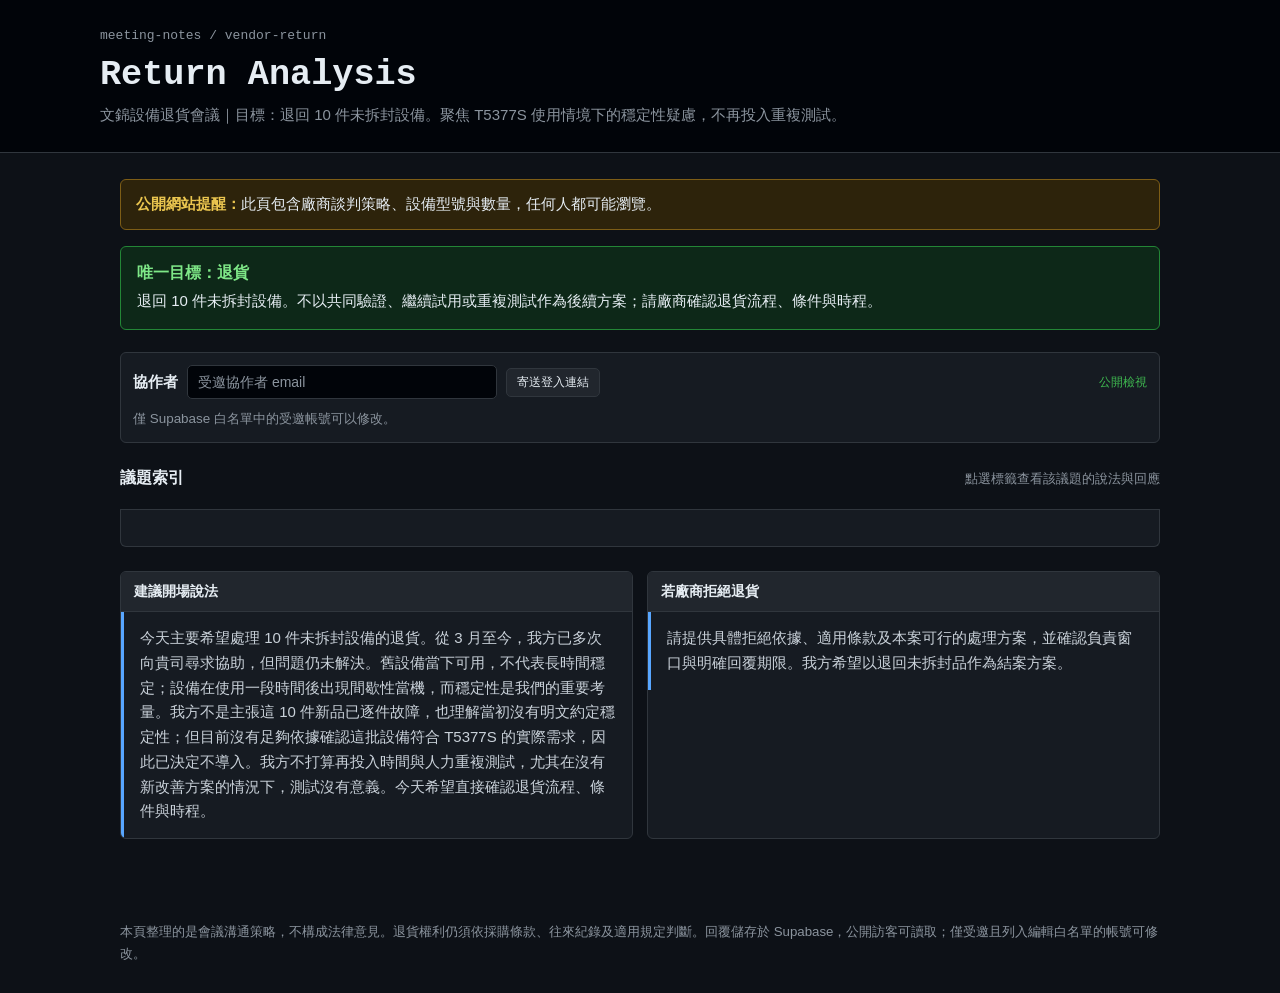
<file: docs/index.html>
<!doctype html>
<html lang="zh-Hant">
<head>
  <meta charset="utf-8">
  <meta name="viewport" content="width=device-width, initial-scale=1">
  <meta name="theme-color" content="#0d1117">
  <title>Return Analysis</title>
  <style>
    :root{color-scheme:dark;--bg:#0d1117;--panel:#161b22;--panel2:#21262d;--border:#30363d;--text:#e6edf3;--muted:#8b949e;--blue:#58a6ff;--green:#3fb950;--yellow:#d29922;--red:#f85149}
    *{box-sizing:border-box}body{margin:0;background:var(--bg);color:var(--text);font:15px/1.65 -apple-system,BlinkMacSystemFont,"Segoe UI",sans-serif}
    header{border-bottom:1px solid var(--border);background:#010409;padding:28px max(20px,calc((100% - 1080px)/2)) 24px}.repo-line{font:13px ui-monospace,SFMono-Regular,Menlo,monospace;color:var(--muted)}h1{font:600 clamp(1.65rem,4vw,2.2rem)/1.25 ui-monospace,SFMono-Regular,Menlo,monospace;margin:10px 0 6px}.subtitle{color:var(--muted);margin:0;max-width:850px}
    main{max-width:1080px;margin:26px auto;padding:0 20px 56px}.callout{padding:12px 15px;border:1px solid #7d5d16;background:#2d230b;border-radius:6px;margin-bottom:16px}.callout strong{color:#eac54f}.goal{padding:16px;border:1px solid #238636;background:#0d2818;border-radius:6px;margin-bottom:22px}.goal h2{font:600 1rem ui-monospace,monospace;color:#7ee787;margin:0 0 5px}.goal p{margin:0}
    .section-heading{display:flex;justify-content:space-between;align-items:baseline;gap:12px;margin:25px 0 9px}.section-heading h2{font:600 1rem ui-monospace,monospace;margin:0}.hint,.saved-status{font-size:.82rem;color:var(--muted)}
    .tabs{display:flex;gap:6px;overflow-x:auto;padding:0 0 10px;border-bottom:1px solid var(--border)}.tab{flex:0 0 auto;border:1px solid var(--border);border-radius:6px 6px 0 0;background:var(--panel);color:var(--muted);padding:8px 12px;font:13px ui-monospace,SFMono-Regular,Menlo,monospace;cursor:pointer}.tab:hover{color:var(--text);border-color:#6e7681}.tab[aria-selected="true"]{color:var(--text);background:var(--panel2);border-bottom-color:var(--blue);box-shadow:inset 0 -2px var(--blue)}
    .topic-panel{background:var(--panel);border:1px solid var(--border);border-top:0;border-radius:0 0 6px 6px;padding:18px}.topic-title{font:600 1.08rem ui-monospace,monospace;margin:0 0 16px}.columns{display:grid;grid-template-columns:1fr 1fr;gap:14px}.card{border:1px solid var(--border);border-radius:6px;overflow:hidden;background:#0d1117}.card h3{font:600 .83rem ui-monospace,monospace;margin:0;padding:9px 12px;background:var(--panel2);border-bottom:1px solid var(--border);color:var(--muted)}.card-content{padding:13px 14px;white-space:pre-wrap}.stance{border-left:3px solid var(--blue)}.vendor{border-left:3px solid var(--yellow)}.reply{border-left:3px solid var(--green)}.reply-head{display:flex;align-items:center;justify-content:space-between;gap:8px}.reply-head h3{flex:1}.reply-body{padding:13px 14px}.reply-text{white-space:pre-wrap}.button{border:1px solid var(--border);border-radius:5px;background:var(--panel2);color:var(--text);padding:5px 10px;font:12px ui-monospace,monospace;cursor:pointer}.button:hover{border-color:var(--blue);color:var(--blue)}.button.primary{background:#238636;border-color:#238636;color:white}.button.subtle{color:var(--muted)}.editor{width:100%;min-height:150px;resize:vertical;padding:11px;border:1px solid var(--border);border-radius:5px;background:#010409;color:var(--text);font:14px/1.65 -apple-system,BlinkMacSystemFont,"Segoe UI",sans-serif}.editor:focus{outline:1px solid var(--blue);border-color:var(--blue)}.editor-actions{display:flex;gap:8px;margin-top:9px}.saved-status{min-height:1.3em;margin-top:8px}.scripts{display:grid;grid-template-columns:1fr 1fr;gap:14px;margin-top:24px}.script{border:1px solid var(--border);background:var(--panel);border-radius:6px;overflow:hidden}.script h2{font:600 .9rem ui-monospace,monospace;padding:10px 13px;margin:0;background:var(--panel2);border-bottom:1px solid var(--border)}.script blockquote{margin:0;padding:14px 16px;border-left:3px solid var(--blue);white-space:pre-wrap;color:#c9d1d9}
    .auth-box{display:flex;align-items:center;gap:9px;flex-wrap:wrap;border:1px solid var(--border);border-radius:6px;background:var(--panel);padding:12px;margin:0 0 20px}.auth-box input{width:min(100%,310px);padding:8px 10px;border:1px solid var(--border);border-radius:5px;background:#010409;color:var(--text);font:14px -apple-system,BlinkMacSystemFont,"Segoe UI",sans-serif}.auth-box input::placeholder{color:var(--muted)}.auth-message{font-size:.84rem;color:var(--muted);flex-basis:100%}.auth-state{font:12px ui-monospace,monospace;color:var(--green);margin-left:auto}
    footer{max-width:1080px;margin:auto;padding:0 20px 28px;color:var(--muted);font-size:.83rem} [hidden]{display:none!important}
    @media(max-width:700px){main{padding:0 12px 40px}.columns,.scripts{grid-template-columns:1fr}.topic-panel{padding:12px}.section-heading{align-items:flex-start;flex-direction:column;gap:2px}.tab{padding:7px 10px}}
  </style>
</head>
<body>
  <header>
    <div class="repo-line">meeting-notes / vendor-return</div>
    <h1>Return Analysis</h1>
    <p class="subtitle">文錦設備退貨會議｜目標：退回 10 件未拆封設備。聚焦 T5377S 使用情境下的穩定性疑慮，不再投入重複測試。</p>
  </header>
  <main>
    <aside class="callout"><strong>公開網站提醒：</strong>此頁包含廠商談判策略、設備型號與數量，任何人都可能瀏覽。</aside>
    <section class="goal"><h2>唯一目標：退貨</h2><p>退回 10 件未拆封設備。不以共同驗證、繼續試用或重複測試作為後續方案；請廠商確認退貨流程、條件與時程。</p></section>
    <section class="auth-box" aria-label="協作者登入"><strong>協作者</strong><input id="email" type="email" autocomplete="email" placeholder="受邀協作者 email" aria-label="受邀協作者 email"><button id="login" class="button" type="button">寄送登入連結</button><button id="logout" class="button subtle" type="button" hidden>登出</button><span id="auth-state" class="auth-state">公開檢視</span><div id="auth-message" class="auth-message" aria-live="polite">僅 Supabase 白名單中的受邀帳號可以修改。</div></section>
    <div class="section-heading"><h2>議題索引</h2><span class="hint">點選標籤查看該議題的說法與回應</span></div>
    <nav class="tabs" id="tabs" role="tablist" aria-label="會議議題"></nav>
    <section class="topic-panel" id="topic-panel" role="tabpanel" aria-live="polite"></section>
    <div class="scripts">
      <section class="script"><h2>建議開場說法</h2><blockquote>今天主要希望處理 10 件未拆封設備的退貨。從 3 月至今，我方已多次向貴司尋求協助，但問題仍未解決。舊設備當下可用，不代表長時間穩定；設備在使用一段時間後出現間歇性當機，而穩定性是我們的重要考量。我方不是主張這 10 件新品已逐件故障，也理解當初沒有明文約定穩定性；但目前沒有足夠依據確認這批設備符合 T5377S 的實際需求，因此已決定不導入。我方不打算再投入時間與人力重複測試，尤其在沒有新改善方案的情況下，測試沒有意義。今天希望直接確認退貨流程、條件與時程。</blockquote></section>
      <section class="script"><h2>若廠商拒絕退貨</h2><blockquote>請提供具體拒絕依據、適用條款及本案可行的處理方案，並確認負責窗口與明確回覆期限。我方希望以退回未拆封品作為結案方案。</blockquote></section>
    </div>
  </main>
  <footer>本頁整理的是會議溝通策略，不構成法律意見。退貨權利仍須依採購條款、往來紀錄及適用規定判斷。回覆儲存於 Supabase，公開訪客可讀取；僅受邀且列入編輯白名單的帳號可修改。</footer>
  <script type="module">
    import { createClient } from "https://esm.sh/@supabase/supabase-js@2";
    const topics = [
      {id:"goal",label:"退貨目標",title:"本次會議目標",stance:"退回 10 件未拆封設備，不以共同驗證或繼續試用作為後續方案。",vendor:"「可以先測試或試用，再決定是否退貨。」",reply:"我方目前的決定是退貨，不希望再投入時間與人力試用。請直接確認退貨流程、條件與時程。"},
      {id:"stability",label:"穩定性",title:"核心理由：穩定性風險",stance:"目前使用結果顯示，設備在 T5377S 使用情境中的穩定性存在疑慮，尚無足夠依據確認符合需求。",vendor:"「新品沒有測試過，不能說新品不穩。」",reply:"我方不是主張這 10 件新品已逐件故障，而是目前無法確認新品在 T5377S 上能穩定符合需求。基於這項風險，我方決定不導入並要求退貨。"},
      {id:"old-unit",label:"舊機當機",title:"舊設備間歇性當機",stance:"舊設備運作一段時間後會不定時當機。當下可使用，不代表長時間穩定，也不代表是可接受的使用方案。",vendor:"「舊設備用久了才會當機，不能代表新品。」",reply:"同意不能直接據此認定新品故障；但目前的現象使我們無法確認新品在相同使用情境下能穩定運作。穩定性是重要考量，這項疑慮已影響我方是否接受導入。"},
      {id:"comparison",label:"新舊差異",title:"新舊設備條件相同、表現不同",stance:"新舊設備當初是在相同條件下評估，卻出現表現差異，讓我方無法確認設備在實際使用情境中的穩定性與一致性。",vendor:"「新舊設備可能有使用年限、零件狀態等差異。」",reply:"我們理解可能存在差異，但目前的表現仍不足以讓我方接受這批設備。請說明新舊設備差異如何影響穩定性；我方不希望因此再承擔重複測試的時間成本。"},
      {id:"installation",label:"入廠安裝",title:"廠商曾派員入廠安裝",stance:"廠商曾派員入廠，當時使用舊設備完成安裝。初期可以使用，但後續仍觀察到間歇性當機。",vendor:"「當時只是協助安裝，沒有承諾長期穩定。」",reply:"我們理解當時工作的範圍可能有限；但現有使用結果仍讓我方無法確認設備適合 T5377S，因此希望退回尚未使用的新品。"},
      {id:"initial-use",label:"初期可用",title:"初期可用不代表長期穩定",stance:"安裝當下可以正常使用，但運作一段時間後會不定時當機；短時間正常不足以證明長時間穩定。",vendor:"「當時可以正常使用，表示設備沒有問題。」",reply:"初期能使用只代表當時可以操作，不能代表長時間穩定，也不能證明符合實際使用需求。"},
      {id:"no-warranty",label:"未約定穩定性",title:"當初未約定穩定性",stance:"當初沒有完整書面規格與驗收條件，目前也沒有足夠依據確認設備符合 T5377S 的穩定性需求。",vendor:"「我們沒有保證穩定性，當初也沒有約定。」",reply:"我們理解當初沒有明文約定穩定性標準，不會說貴司違反了某項明文保證。但穩定性仍是設備能否實際使用的重要考量；目前的間歇性當機讓我們無法接受導入。"},
      {id:"standard",label:"沒有驗收標準",title:"未約定就不能以穩定性要求退貨",stance:"我方不是只爭論是否有明文保證，而是依目前使用結果評估設備是否適合實際使用，並協商處理未拆封品。",vendor:"「沒有約定穩定性，就不能說設備不合格。」",reply:"我們不會把未約定的標準說成既定驗收條件；但目前使用結果確實有間歇性當機。我方依此評估後，決定不再導入，並希望協商退回未拆封品。"},
      {id:"support",label:"多次求助",title:"已多次尋求協助",stance:"從 3 月至今，我方已多次向廠商尋求協助，但問題仍未解決。",vendor:"「這次可以再安排人員處理。」",reply:"過去已多次尋求協助，問題至今仍未解決。我方已投入相當時間，不打算再重複投入時間與人力成本測試。"},
      {id:"testing",label:"拒絕再測試",title:"廠商提出測試方案",stance:"我方不打算再進行測試；若沒有新的改善方案，重複測試沒有意義。",vendor:"「再測一次才能確認問題。」",reply:"從 3 月至今已多次配合處理，若沒有新的改善方案或新的根因判斷，單純重複測試不會改變目前疑慮。我方不接受以再測試作為退貨前提，請直接討論退貨安排。"},
      {id:"usable",label:"當下可用",title:"當下可用、未保證穩定",stance:"當下能啟動或操作，只能證明當時可用，不能代表長時間穩定或符合實際需求。",vendor:"「設備當下可用，但我們沒有保證、也未約定穩定性。」",reply:"我們理解當初沒有明文約定，也不會將此表述成違反書面保證。但穩定性仍是設備能否實際使用的重要考量；依目前表現，我方無法接受導入。"},
      {id:"not-defective",label:"不談不合格",title:"沒訂標準，不能說不合格",stance:"我方不主張違反未約定的驗收標準，而是說目前無法確認適用性，並已決定不導入。",vendor:"「你們沒訂穩定性標準，所以不能說設備不合格。」",reply:"我們不會將未約定的標準說成既定驗收條件；但也沒有足夠依據確認設備符合實際使用需求。我方希望協商退回未拆封品，而不是繼續承擔不確定性。"},
      {id:"stock",label:"10 件未拆封",title:"10 件未拆封新品",stance:"10 件尚未拆封、未投入使用。我方希望退回未使用品，不主張它們已逐件故障。",vendor:"「新品未拆封、未測試，沒有理由退貨。」",reply:"我方不是宣稱這 10 件已逐件故障，而是因目標機型上的適用性與穩定性無法確認，決定不導入；希望協商退回尚未拆封的設備。"},
      {id:"integration",label:"整合責任",title:"設備與現場整合責任",stance:"設備採購目的在於實際使用，目前結果未能讓我方確認適合 T5377S。",vendor:"「設備交付後，現場整合或使用方式由你們負責。」",reply:"我們理解現場整合可能涉及雙方工作，但目前使用結果仍未能讓我方確認設備適用。我方希望透過協商退回未使用庫存。"},
      {id:"spec",label:"規格／驗收",title:"沒有規格書或驗收條件",stance:"當初沒有完整書面規格或驗收條件，也沒有充分資料確認設備符合 T5377S 的穩定性需求。",vendor:"「當初沒有約定 T5377S 或相關穩定性標準。」",reply:"這正是我方目前無法確認適用性的原因之一。依目前使用結果，我方決定不導入，並希望就未拆封品協商退貨。"},
      {id:"return",label:"退貨流程",title:"退貨流程與時程",stance:"請廠商確認退貨文件、取回方式、退款或折讓流程及完成時程。",vendor:"「需要內部確認，或不符合一般退貨政策。」",reply:"請提供適用政策或採購條款，並提出本案可行的處理方式及明確回覆期限。我方希望以退回未拆封品作為結案方案。"}
    ];
    const supabase=createClient("https://ywazcutaodqrthhighod.supabase.co","sb_publishable_wu8mVnxG-ifzSDB8Zl4wlg_xCRjl9k3");
    const fallbackTopics=topics.map((topic,sort_order)=>({...topic,sort_order}));
    let currentUser=null;
    const tabs=document.getElementById("tabs"),panel=document.getElementById("topic-panel");
    const emailInput=document.getElementById("email"),loginButton=document.getElementById("login"),logoutButton=document.getElementById("logout"),authMessage=document.getElementById("auth-message"),authState=document.getElementById("auth-state");
    let activeId=topics[0].id;
    function make(tag,cls,text){const el=document.createElement(tag);if(cls)el.className=cls;if(text!==undefined)el.textContent=text;return el;}
    function renderTabs(){
      tabs.replaceChildren(...topics.map((topic,index)=>{const b=make("button","tab",topic.label);b.type="button";b.id=`tab-${topic.id}`;b.setAttribute("role","tab");b.setAttribute("aria-controls","topic-panel");b.setAttribute("aria-selected",String(topic.id===activeId));b.tabIndex=topic.id===activeId?0:-1;b.addEventListener("click",()=>selectTopic(topic.id));b.addEventListener("keydown",event=>{if(event.key==="ArrowRight"||event.key==="ArrowLeft"){event.preventDefault();const next=(index+(event.key==="ArrowRight"?1:-1)+topics.length)%topics.length;selectTopic(topics[next].id);document.getElementById(`tab-${topics[next].id}`).focus();}});return b;}));
    }
    function selectTopic(id){activeId=id;renderTabs();renderTopic();}
    function applyTopics(rows){
      if(!rows?.length)return;
      const byId=new Map(rows.map(row=>[row.id,row]));
      topics.splice(0,topics.length,...topics.map((topic,index)=>({...topic,...(byId.get(topic.id)||{}),sort_order:index})));
      if(!topics.some(topic=>topic.id===activeId))activeId=topics[0].id;
      renderTabs();renderTopic();
    }
    async function loadTopics(){
      const {data,error}=await supabase.from("return_topics").select("id,label,title,stance,vendor,reply,sort_order").order("sort_order");
      if(error){authMessage.textContent=`無法讀取共用資料：${error.message}。請先在 Supabase 執行 supabase/setup.sql。`;return;}
      if(data.length){applyTopics(data);return;}
      if(currentUser){
        const rows=fallbackTopics.map(({id,label,title,stance,vendor,reply,sort_order})=>({id,label,title,stance,vendor,reply,sort_order}));
        const {error:seedError}=await supabase.from("return_topics").upsert(rows,{onConflict:"id"});
        if(seedError){authMessage.textContent=`資料表目前是空的，初始化失敗：${seedError.message}。請確認你的 email 已列入 return_editors。`;return;}
        authMessage.textContent="初始議題已寫入共用資料庫。";
        const result=await supabase.from("return_topics").select("id,label,title,stance,vendor,reply,sort_order").order("sort_order");
        if(!result.error)applyTopics(result.data);
      }
    }
    function updateAuthUI(){
      authState.textContent=currentUser?`已登入：${currentUser.email}`:"公開檢視";
      loginButton.hidden=!!currentUser;emailInput.hidden=!!currentUser;logoutButton.hidden=!currentUser;
      if(currentUser)authMessage.textContent="已登入。資料共用於 Supabase；資料庫白名單會限制編輯權限。";
      renderTopic();
    }
    function renderTopic(){
      const topic=topics.find(item=>item.id===activeId);if(!topic)return;panel.setAttribute("aria-labelledby",`tab-${topic.id}`);panel.replaceChildren();
      panel.append(make("h2","topic-title",topic.title));
      const columns=make("div","columns");
      const stance=make("article","card stance");stance.append(make("h3","","我方立場／建議說法"),make("div","card-content",topic.stance));
      const vendor=make("article","card vendor");vendor.append(make("h3","","廠商可能回應"),make("div","card-content",topic.vendor));
      columns.append(stance,vendor);panel.append(columns);
      const reply=make("article","card reply");reply.style.marginTop="14px";
      const head=make("div","reply-head");head.append(make("h3","","我方回應"));
      const edit=make("button","button","修改回覆");edit.type="button";edit.hidden=!currentUser;head.append(edit);reply.append(head);
      const body=make("div","reply-body"),text=make("div","reply-text",topic.reply);body.append(text);
      const status=make("div","saved-status");status.setAttribute("aria-live","polite");body.append(status);reply.append(body);panel.append(reply);
      edit.addEventListener("click",()=>{
        const editor=document.createElement("textarea");editor.className="editor";editor.setAttribute("aria-label","編輯我方回應");editor.value=topic.reply;
        const actions=make("div","editor-actions"),save=make("button","button primary","儲存回覆"),cancel=make("button","button subtle","取消");save.type=cancel.type="button";actions.append(save,cancel);body.replaceChildren(editor,actions,status);editor.focus();
        cancel.addEventListener("click",renderTopic);
        save.addEventListener("click",async()=>{const value=editor.value.trim();if(!value){status.textContent="回覆不可留白。";editor.focus();return;}save.disabled=true;status.textContent="正在同步至 Supabase…";const {error}=await supabase.from("return_topics").update({reply:value}).eq("id",topic.id);save.disabled=false;if(error){status.textContent=`儲存失敗：${error.message}`;return;}topic.reply=value;renderTopic();const message=panel.querySelector(".saved-status");message.textContent="已同步至 Supabase，其他協作者重新整理後即可看到更新。";});
      });
    }
    loginButton.addEventListener("click",async()=>{const email=emailInput.value.trim();if(!email){authMessage.textContent="請輸入受邀 email。";emailInput.focus();return;}loginButton.disabled=true;authMessage.textContent="正在寄送登入連結…";const {error}=await supabase.auth.signInWithOtp({email,options:{shouldCreateUser:false,emailRedirectTo:location.href}});loginButton.disabled=false;authMessage.textContent=error?`登入連結寄送失敗：${error.message}`:"若此 email 已受邀，請查看信箱並點擊登入連結。";});
    logoutButton.addEventListener("click",async()=>{await supabase.auth.signOut();});
    supabase.auth.onAuthStateChange((_event,session)=>{currentUser=session?.user||null;updateAuthUI();if(currentUser)loadTopics();});
    supabase.channel("return-topics-live").on("postgres_changes",{event:"UPDATE",schema:"public",table:"return_topics"},payload=>applyTopics([payload.new])).subscribe();
    renderTabs();renderTopic();
    loadTopics();
    supabase.auth.getSession().then(({data})=>{currentUser=data.session?.user||null;updateAuthUI();if(currentUser)loadTopics();});
  </script>
</body>
</html>
</file>
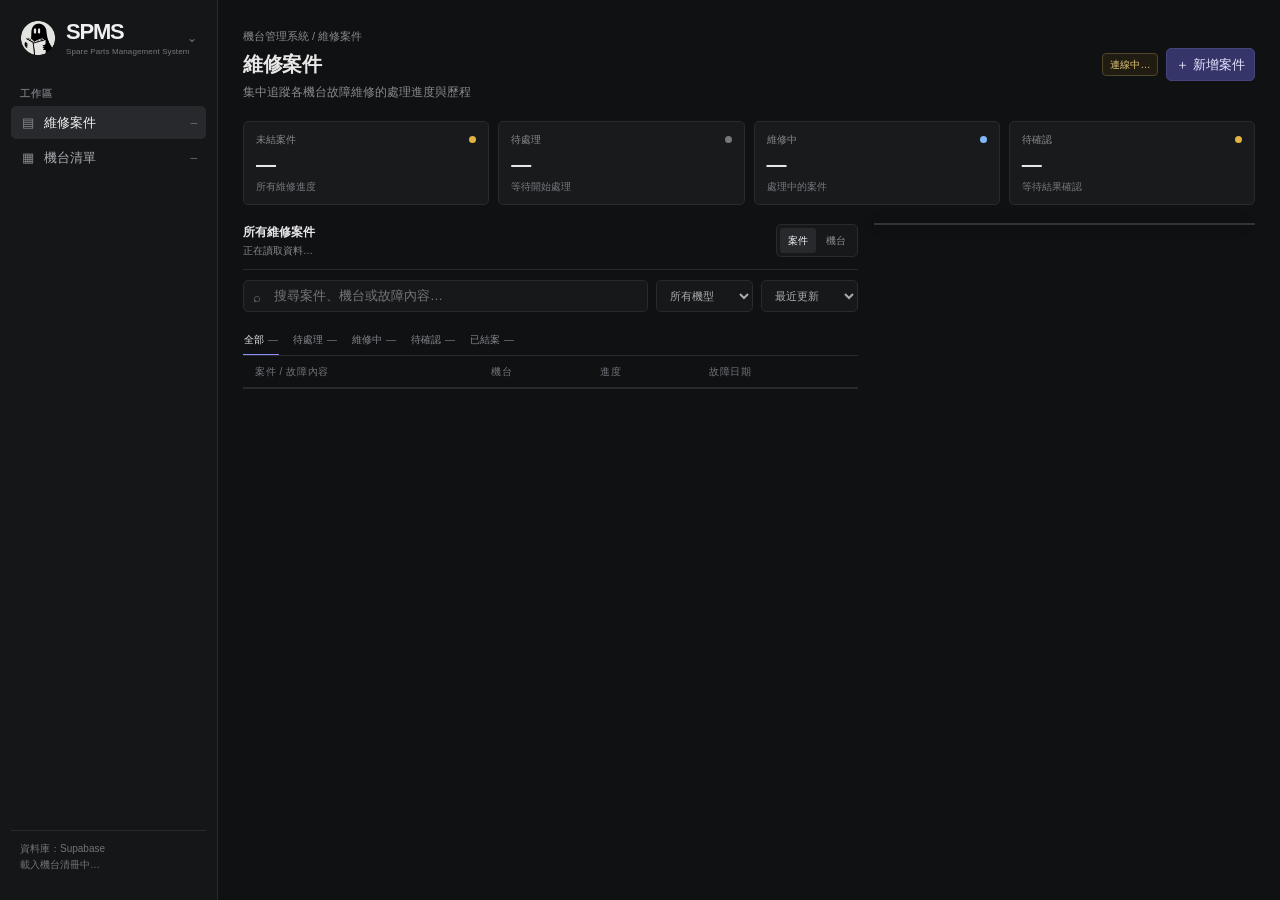
<file: docs/machines/index.html>
<!doctype html>
<html lang="zh-Hant">
<head>
  <meta charset="utf-8">
  <meta name="viewport" content="width=device-width, initial-scale=1">
  <meta name="theme-color" content="#101113">
  <meta name="application-name" content="機台管理系統">
  <link rel="icon" type="image/png" href="../repairs/ghost-logo.png">
  <title>機台管理系統 — Equipment Maintenance</title>
  <style>
    :root{color-scheme:dark;--bg:#101113;--side:#151618;--panel:#191a1c;--raised:#202124;--line:#292a2d;--text:#e7e7e8;--muted:#88898d;--soft:#b5b6ba;--accent:#8b8df8;--green:#65c98a;--yellow:#e3b341;--red:#ef7777;--blue:#83b8fa}
    *{box-sizing:border-box}body{margin:0;background:var(--bg);color:var(--text);font:13px/1.5 -apple-system,BlinkMacSystemFont,"Segoe UI",sans-serif}button,input,select,textarea{font:inherit;color:inherit}button{cursor:pointer}a{color:inherit;text-decoration:none}
    .app{min-height:100vh;display:grid;grid-template-columns:224px minmax(0,1fr)}.sidebar{position:sticky;top:0;height:100vh;background:var(--side);border-right:1px solid var(--line);padding:16px 11px;display:flex;flex-direction:column;gap:24px}.system-switcher{position:relative}.switcher-trigger{list-style:none;width:100%;display:flex;align-items:center;gap:10px;border:1px solid transparent;border-radius:7px;padding:7px;background:transparent;text-align:left}.switcher-trigger::-webkit-details-marker{display:none}.switcher-trigger:hover,.system-switcher[open] .switcher-trigger{background:#202124;border-color:#303135}.brand-mark{width:30px;height:30px;display:grid;place-items:center;flex:none;border-radius:7px;background:#28292c}.brand-mark img{width:23px;height:23px;object-fit:contain;filter:invert(1)}.brand-copy{min-width:0;flex:1}.brand-title{font-size:12px;font-weight:650}.brand-subtitle{font-size:10px;color:var(--muted)}.chevron{color:#77787e;font-size:12px}.switcher-menu{position:absolute;z-index:10;top:calc(100% + 6px);left:0;width:228px;padding:6px;background:#202124;border:1px solid #393a3e;border-radius:8px;box-shadow:0 16px 40px #0008}.switcher-menu a{display:flex;align-items:center;gap:10px;padding:9px;border-radius:5px;color:#c5c5c8;font-size:12px}.switcher-menu a:hover,.switcher-menu a[aria-current="page"]{background:#303135;color:#f2f2f3}.switcher-menu small{display:block;color:var(--muted);font-size:10px}.menu-check{margin-left:auto;color:var(--accent)}.nav-label{padding:0 9px 6px;color:#707176;font-size:10px;font-weight:650;letter-spacing:.08em;text-transform:uppercase}.nav{display:grid;gap:3px}.nav-item{width:100%;display:flex;align-items:center;gap:9px;padding:8px 9px;border:0;border-radius:5px;background:transparent;color:#aaaab0;text-align:left}.nav-item:hover{background:#202124;color:var(--text)}.nav-item[aria-current="page"]{background:#28292c;color:#f2f2f3}.nav-icon{width:16px;text-align:center;color:#88898d;font-size:14px}.nav-name{flex:1}.count{color:#77787e;font:11px ui-monospace,SFMono-Regular,Menlo,monospace}.sidebar-note{margin-top:auto;padding:10px 9px;color:#727378;font-size:10px;line-height:1.6;border-top:1px solid var(--line)}
    .main{min-width:0}.content{max-width:1480px;margin:0 auto;padding:27px 28px 48px}.page-top{display:flex;align-items:center;justify-content:space-between;gap:16px;margin-bottom:23px}.crumb{color:var(--muted);font-size:11px;margin-bottom:4px}.page-title{font-size:21px;letter-spacing:-.02em;margin:0;font-weight:650}.page-subtitle{color:var(--muted);font-size:11px;margin-top:4px}.title-actions{display:flex;align-items:center;gap:8px}.prototype-tag{padding:4px 7px;border:1px solid #514729;border-radius:4px;background:#211d13;color:#d9c279;font-size:10px;white-space:nowrap}.button{height:33px;padding:0 11px;border:1px solid #393a3f;border-radius:5px;background:#191a1c;color:#c6c6c9}.button:hover{background:#252629;color:white}.button.primary{border-color:#5556a0;background:#353569;color:#e5e5ff}.button.primary:hover{background:#414280}.button.icon-only{width:33px;padding:0}.overview{display:grid;grid-template-columns:repeat(4,minmax(0,1fr));gap:11px;margin-bottom:22px}.metric{min-height:78px;padding:13px 14px;border:1px solid var(--line);border-radius:7px;background:#151618}.metric-top{display:flex;align-items:center;justify-content:space-between;color:var(--muted);font-size:10px}.metric-value{font-size:23px;font-weight:620;margin-top:5px;line-height:1.2}.metric-foot{color:#77787e;font-size:10px;margin-top:3px}.metric-indicator{width:7px;height:7px;border-radius:50%;background:#77787e}.metric-indicator.yellow{background:var(--yellow)}.metric-indicator.blue{background:var(--blue)}.metric-indicator.green{background:var(--green)}
    .workspace{display:grid;grid-template-columns:minmax(480px,1.45fr) minmax(300px,.85fr);gap:13px;align-items:start}.panel{min-width:0;background:#151618;border:1px solid var(--line);border-radius:7px;overflow:hidden}.panel-head{display:flex;align-items:center;justify-content:space-between;gap:12px;padding:13px 14px;border-bottom:1px solid var(--line)}.panel-title{font-size:12px;font-weight:600}.panel-meta{font-size:10px;color:var(--muted);margin-top:2px}.view-toggle{display:flex;gap:2px;padding:3px;border:1px solid #303135;border-radius:5px;background:#111214}.toggle-button{height:25px;padding:0 8px;border:0;border-radius:3px;background:transparent;color:#898a8e;font-size:10px}.toggle-button.active{background:#303135;color:#e5e5e7}.filters{display:flex;align-items:center;gap:7px;padding:10px 13px;border-bottom:1px solid var(--line)}.search-wrap{position:relative;flex:1;min-width:140px}.search-icon{position:absolute;left:9px;top:6px;color:#77787e}.search{width:100%;height:29px;padding:0 9px 0 27px;border:1px solid #303135;border-radius:5px;outline:0;background:#101113;font-size:11px}.search:focus,.filter-select:focus{border-color:#6869b4}.filter-select{height:29px;max-width:130px;padding:0 22px 0 7px;border:1px solid #303135;border-radius:5px;background:#101113;color:#b5b6ba;font-size:10px;outline:0}.status-tabs{display:flex;gap:14px;overflow:auto;padding:0 14px;border-bottom:1px solid var(--line);white-space:nowrap}.status-tab{position:relative;padding:10px 1px 9px;border:0;background:none;color:#85868c;font-size:10px}.status-tab:hover{color:#d2d2d4}.status-tab.active{color:#e8e8e9}.status-tab.active:after{position:absolute;right:0;bottom:-1px;left:0;height:2px;background:var(--accent);content:""}.tab-count{margin-left:4px;color:#727378;font-size:9px}
    .table-wrap{overflow:auto}.case-table,.machine-table{width:100%;border-collapse:collapse;text-align:left}.case-table th,.machine-table th{padding:8px 10px;border-bottom:1px solid #292a2d;color:#74757a;font-size:9px;font-weight:550;letter-spacing:.04em;white-space:nowrap}.case-table td,.machine-table td{padding:10px;border-bottom:1px solid #232427;font-size:10px;vertical-align:middle}.case-table tr:last-child td,.machine-table tr:last-child td{border-bottom:0}.case-row,.machine-row{cursor:pointer}.case-row:hover,.machine-row:hover{background:#1c1d20}.case-row.selected,.machine-row.selected{background:#202124;box-shadow:inset 2px 0 var(--accent)}.case-id{font:10px ui-monospace,SFMono-Regular,Menlo,monospace;color:#9b9ca1;white-space:nowrap}.issue-name{max-width:190px;color:#e0e0e2;font-size:11px;white-space:nowrap;overflow:hidden;text-overflow:ellipsis}.cell-sub{margin-top:3px;color:#77787e;font-size:9px;white-space:nowrap}.machine-code{font:10px ui-monospace,SFMono-Regular,Menlo,monospace;color:#d1d1d4;white-space:nowrap}.status{display:inline-flex;align-items:center;gap:5px;padding:3px 6px;border:1px solid #3a3b3f;border-radius:4px;color:#c5c5c8;font-size:9px;white-space:nowrap}.status:before{width:6px;height:6px;border-radius:50%;background:#8b8c91;content:""}.status[data-status="維修中"]:before{background:var(--blue)}.status[data-status="待確認"]:before{background:var(--yellow)}.status[data-status="已結案"]:before{background:var(--green)}.priority{color:#a7a8ac;font-size:9px}.priority.high{color:#f0a0a0}.empty-state{padding:28px;text-align:center;color:var(--muted);font-size:11px}
    .detail-panel{position:sticky;top:14px}.detail-top{padding:15px 15px 13px;border-bottom:1px solid var(--line)}.detail-idline{display:flex;align-items:center;justify-content:space-between;gap:8px;color:#8a8b90;font:10px ui-monospace,SFMono-Regular,Menlo,monospace}.detail-heading{margin:12px 0 8px;font-size:15px;line-height:1.4;font-weight:600}.detail-status-line{display:flex;align-items:center;gap:7px;flex-wrap:wrap}.detail-section{padding:13px 15px;border-bottom:1px solid var(--line)}.detail-section:last-child{border-bottom:0}.section-label{margin-bottom:9px;color:#77787e;font-size:9px;font-weight:650;letter-spacing:.08em;text-transform:uppercase}.machine-card{display:flex;align-items:center;gap:10px;padding:10px;border:1px solid #303135;border-radius:5px;background:#111214}.machine-icon{width:32px;height:32px;display:grid;place-items:center;border-radius:6px;background:#24252a;color:#b4b5fb;font-size:15px}.machine-info{min-width:0;flex:1}.machine-info strong{display:block;font-size:11px;font-weight:550}.machine-info span{display:block;margin-top:2px;color:#85868c;font-size:9px}.machine-open{color:#7c7d82;font-size:12px}.info-grid{display:grid;grid-template-columns:1fr 1fr;gap:12px 9px}.info-field label{display:block;margin-bottom:3px;color:#77787e;font-size:9px}.info-field div{color:#d0d0d2;font-size:10px;overflow-wrap:anywhere}.description{color:#c5c5c8;font-size:10px;line-height:1.65}.timeline{display:grid;gap:11px}.timeline-item{position:relative;display:grid;grid-template-columns:13px 1fr;gap:8px}.timeline-rail{position:relative;display:flex;justify-content:center}.timeline-rail:after{position:absolute;top:9px;bottom:-13px;width:1px;background:#343539;content:""}.timeline-item:last-child .timeline-rail:after{display:none}.timeline-dot{z-index:1;width:7px;height:7px;margin-top:3px;border-radius:50%;background:#82838a}.timeline-item:first-child .timeline-dot{background:var(--accent)}.timeline-copy{color:#c3c3c6;font-size:10px}.timeline-copy time{display:block;margin-top:2px;color:#77787e;font-size:9px}.detail-footer{display:flex;justify-content:flex-end;padding:11px 15px;background:#131416}
    .mobile-app-bar{display:none}.modal-backdrop{position:fixed;inset:0;z-index:30;display:grid;place-items:center;padding:18px;background:#000a}.modal-backdrop[hidden]{display:none}.modal{width:min(590px,100%);max-height:92vh;overflow:auto;border:1px solid #3a3b40;border-radius:9px;background:#17181a;box-shadow:0 24px 80px #0009}.modal-head{position:sticky;top:0;display:flex;justify-content:space-between;align-items:center;padding:14px 16px;border-bottom:1px solid var(--line);background:#17181aee}.modal-head h2{margin:0;font-size:14px}.form-grid{display:grid;grid-template-columns:1fr 1fr;gap:12px;padding:16px}.form-field.wide{grid-column:1/-1}.form-field label{display:block;margin-bottom:5px;color:#a1a2a6;font-size:10px}.form-field input,.form-field select,.form-field textarea{width:100%;padding:8px;border:1px solid #343539;border-radius:5px;outline:0;background:#101113;font-size:11px}.form-field textarea{min-height:80px;resize:vertical}.form-hint{color:#85868c;font-size:9px}.form-message{padding:0 16px;color:#e1c676;font-size:10px}.form-actions{display:flex;justify-content:flex-end;gap:7px;padding:13px 16px 16px}.prototype-toast{position:fixed;right:20px;bottom:20px;z-index:40;max-width:340px;padding:10px 13px;border:1px solid #514729;border-radius:6px;background:#211d13;color:#e3d08c;font-size:11px;box-shadow:0 8px 28px #0008}.prototype-toast[hidden]{display:none}
    @media(max-width:1050px){.app{grid-template-columns:200px minmax(0,1fr)}.content{padding:23px 18px 40px}.workspace{grid-template-columns:minmax(0,1.2fr) minmax(280px,.8fr)}.case-table th:nth-child(4),.case-table td:nth-child(4){display:none}.overview{gap:8px}}
    @media(max-width:760px){.app{display:block}.sidebar{display:none}.mobile-app-bar{position:sticky;top:0;z-index:15;display:flex;align-items:center;min-height:53px;padding:7px 12px;border-bottom:1px solid var(--line);background:#151618}.mobile-app-bar .switcher-trigger{padding:3px 5px}.mobile-app-bar .brand-mark{width:28px;height:28px}.mobile-app-bar .switcher-menu{top:calc(100% + 9px)}.content{padding:18px 12px 34px}.page-top{align-items:flex-start;margin-bottom:16px}.page-title{font-size:18px}.workspace{grid-template-columns:1fr}.detail-panel{position:static}.overview{grid-template-columns:repeat(2,minmax(0,1fr));margin-bottom:15px}.overview .metric{min-height:68px;padding:10px}.metric-value{font-size:20px}.prototype-tag{display:none}.case-table th:nth-child(4),.case-table td:nth-child(4){display:table-cell}.title-actions{flex-wrap:wrap;justify-content:flex-end}.filters{flex-wrap:wrap}.search-wrap{flex-basis:100%}.filter-select{flex:1;max-width:none}.status-tabs{gap:12px}.case-table th,.machine-table th{padding:8px}.case-table td,.machine-table td{padding:9px 8px}.modal-backdrop{align-items:end;padding:8px}.modal{max-height:94vh;border-radius:9px 9px 0 0}.form-grid{grid-template-columns:1fr;padding:13px}.form-field.wide{grid-column:auto}}
    @media(max-width:420px){.page-top{gap:8px}.button{padding:0 8px}.title-actions .button{height:30px;font-size:10px}.table-wrap{margin:0 -2px}.case-table th:nth-child(4),.case-table td:nth-child(4){display:none}.machine-table th:nth-child(4),.machine-table td:nth-child(4){display:none}.issue-name{max-width:145px}}
    /* Match the existing SPMS repairs page: same sidebar, type scale, controls and compact list treatment. */
    .app{grid-template-columns:218px minmax(0,1fr)}.sidebar{padding:17px 11px;gap:20px}.brand-mark{width:36px;height:36px;border-radius:0;background:transparent}.brand-mark img{width:36px;height:36px}.brand-copy{display:block;min-width:0;flex:1}.brand-title{display:block;flex:1;font-size:22px;font-weight:700;letter-spacing:-.055em;line-height:1.05;color:#f0f0f2}.brand-subtitle{display:block;margin-top:4px;color:#77787e;font-size:8px;font-weight:500;letter-spacing:.015em;line-height:1.2;white-space:nowrap}.switcher-trigger{gap:10px;padding:2px 8px 8px;border-radius:5px}.switcher-menu{width:220px;padding:5px;border-radius:7px}.switcher-menu a{gap:9px;padding:9px;font-size:11px}.switcher-menu small{font-size:9px}.nav{gap:2px}.nav-item{padding:7px 9px;border-radius:5px}.nav-icon{width:15px;font-size:13px}.nav-label{padding:0 9px 5px;font-weight:600}
    .content{max-width:1180px;padding:28px 25px 60px}.page-top{gap:20px;margin-bottom:20px}.page-title{font-size:20px;font-weight:600;letter-spacing:-.02em}.page-subtitle{font-size:12px}.button{height:auto;padding:6px 9px;border-color:var(--line);border-radius:5px;background:transparent;color:#b9b9bd}.button:hover{background:var(--raised);color:white}.button.primary{border-color:#45457b;background:#353569;color:#e5e5ff}.button.primary:hover{background:#414280}.prototype-tag{border-color:#4e452a;border-radius:4px;background:#201c12;color:#e1c676;padding:3px 7px;font-size:10px}
    .overview{gap:9px;margin-bottom:18px}.metric{min-height:70px;padding:10px 12px;border-color:var(--line);border-radius:5px;background:var(--panel)}.metric-top,.metric-foot{font-size:10px}.metric-value{font-size:20px}.workspace{grid-template-columns:minmax(0,1.45fr) minmax(300px,.9fr);gap:16px}.panel{border-radius:5px}.workspace>.panel:first-child{overflow:visible;border:0;background:transparent}.panel-head{padding:0 0 11px;border-bottom:1px solid var(--line)}.panel-title{font-size:12px;font-weight:600}.panel-meta{font-size:10px}.view-toggle{border-color:var(--line);border-radius:5px;background:#17181a}.toggle-button{font-size:10px}.toggle-button.active{background:#28292c;color:#f2f2f3}.filters{gap:8px;padding:10px 0 11px;border:0}.search{height:32px;padding:0 10px 0 30px;border-color:var(--line);border-radius:5px;background:#17181a;font-size:13px}.search-icon{left:10px;top:8px}.filter-select{height:32px;border-color:var(--line);border-radius:5px;background:#17181a;padding-left:9px;color:#aaaab0;font-size:11px}.status-tabs{gap:13px;padding:0;border-color:var(--line)}.status-tab{padding:9px 1px 8px;font-size:10px}.tab-count{font-size:10px}.table-wrap{border-bottom:1px solid var(--line)}.case-table th,.machine-table th{padding:8px 12px;border-bottom:1px solid var(--line);color:#73747a;font-size:10px;font-weight:500;letter-spacing:.06em}.case-table td,.machine-table td{padding:10px 12px;border-bottom:1px solid #222326;font-size:11px}.case-id{font-size:10px}.issue-name{font-size:12px;color:#dedee0}.cell-sub{font-size:10px}.machine-code{font-size:10px}.status{padding:3px 6px;border-radius:4px;font-size:10px}.case-row:hover,.machine-row:hover{background:#191a1c}.case-row.selected,.machine-row.selected{background:#202124;box-shadow:inset 2px 0 var(--accent)}
    .detail-panel{position:sticky;top:16px;border:1px solid #333438;border-radius:0;background:#151618;box-shadow:-5px 0 18px #0002}.detail-top{padding:13px 17px;border-bottom:1px solid var(--line)}.detail-heading{font-size:18px;line-height:1.35}.detail-section{padding:15px 17px;border-bottom:1px solid var(--line)}.section-label{font-size:10px;font-weight:600;letter-spacing:.07em}.info-field label{font-size:10px}.info-field div,.description,.timeline-copy{font-size:12px}.timeline-copy time{font-size:10px}.detail-footer{padding:10px 17px;background:#151618}.machine-card{border-color:var(--line);border-radius:5px;background:#111214}.machine-icon{border-radius:5px}.modal{width:min(720px,100%);border-radius:10px;background:#17181a}.modal-head{padding:15px 18px}.modal-head h2{font-size:15px}.form-grid{gap:13px 14px;padding:17px 18px 8px}.form-field label{font-size:11px}.form-field input,.form-field select,.form-field textarea{font:12px/1.45 -apple-system,BlinkMacSystemFont,"Segoe UI",sans-serif}.form-message{padding:0 18px;font-size:11px}.form-actions{gap:8px;padding:10px 18px 18px}.prototype-toast{border-radius:5px;font-size:11px}
    @media(max-width:800px){.app{grid-template-columns:178px minmax(0,1fr);display:grid}.sidebar{display:flex;padding-left:8px;padding-right:8px}.mobile-app-bar{display:none}.brand-title{font-size:20px}.brand-subtitle{font-size:7.5px}.content{padding:23px 15px 45px}.workspace{grid-template-columns:minmax(0,1.2fr) minmax(270px,.8fr)}.case-table th:nth-child(4),.case-table td:nth-child(4){display:none}}
    @media(max-width:600px){.app{display:block}.sidebar{display:none}.mobile-app-bar{display:flex;min-height:0;padding:5px 10px;border-bottom:1px solid var(--line);background:var(--side)}.mobile-app-bar .switcher-trigger{max-width:260px;padding:2px 8px 5px}.mobile-app-bar .brand-mark{width:36px;height:36px}.mobile-app-bar .switcher-menu{top:calc(100% + 6px)}.content{padding:19px 12px 40px}.page-title{font-size:18px}.page-top{margin-bottom:15px}.workspace{grid-template-columns:1fr}.detail-panel{position:static}.overview{grid-template-columns:repeat(2,minmax(0,1fr));margin-bottom:15px}.overview .metric{min-height:65px;padding:9px}.metric-value{font-size:19px}.prototype-tag{display:none}.filters{flex-wrap:wrap}.search-wrap{max-width:none;flex-basis:100%}.filter-select{flex:1;max-width:none}.case-table th:nth-child(4),.case-table td:nth-child(4){display:table-cell}.case-table th,.machine-table th{padding:8px}.case-table td,.machine-table td{padding:9px 8px}.modal-backdrop{padding:8px;align-items:end}.modal{max-height:94vh;border-radius:10px 10px 0 0}.form-grid{grid-template-columns:1fr;padding:14px}.form-field.wide{grid-column:auto}}
    .notice{margin:0 0 13px;padding:9px 11px;border:1px solid #5d4930;border-radius:5px;background:#211b14;color:#d8bc87;font-size:11px}.notice.error{border-color:#613535;background:#211616;color:#f0adad}.notice.success{border-color:#315b43;background:#132219;color:#a9d9b6}.notice[hidden]{display:none}.prototype-tag[data-state="connected"]{border-color:#315b43;background:#132219;color:#a9d9b6}.prototype-tag[data-state="error"]{border-color:#613535;background:#211616;color:#f0adad}.attachment-list{display:grid;gap:7px}.attachment-link{color:#c3c3ff;font-size:11px;text-decoration:underline;overflow-wrap:anywhere}.form-hint{margin-top:4px;color:#85868c;font-size:9px}
    #connection-state{display:inline-flex}
  </style>
</head>
<body>
  <div class="mobile-app-bar">
    <details class="system-switcher">
      <summary class="switcher-trigger"><span class="brand-mark"><img src="../repairs/ghost-logo.png" alt=""></span><span class="brand-copy"><span class="brand-title">SPMS</span><span class="brand-subtitle">Spare Parts Management System</span></span><span class="chevron">⌄</span></summary>
      <div class="switcher-menu"><a href="../repairs/"><span>▧</span><span>備品管理系統<small>板件送修管理</small></span></a><a href="./" aria-current="page"><span>▦</span><span>機台管理系統<small>設備維修案件</small></span><span class="menu-check">✓</span></a></div>
    </details>
  </div>
  <div class="app">
    <aside class="sidebar">
      <details class="system-switcher">
        <summary class="switcher-trigger"><span class="brand-mark"><img src="../repairs/ghost-logo.png" alt=""></span><span class="brand-copy"><span class="brand-title">SPMS</span><span class="brand-subtitle">Spare Parts Management System</span></span><span class="chevron">⌄</span></summary>
        <div class="switcher-menu"><a href="../repairs/"><span>▧</span><span>備品管理系統<small>板件送修管理</small></span></a><a href="./" aria-current="page"><span>▦</span><span>機台管理系統<small>設備維修案件</small></span><span class="menu-check">✓</span></a></div>
      </details>
      <div><div class="nav-label">工作區</div><nav class="nav" aria-label="機台管理導覽"><button class="nav-item" type="button" data-view="cases" aria-current="page"><span class="nav-icon">▤</span><span class="nav-name">維修案件</span><span id="nav-case-count" class="count">—</span></button><button class="nav-item" type="button" data-view="machines" aria-current="false"><span class="nav-icon">▦</span><span class="nav-name">機台清單</span><span id="nav-machine-count" class="count">—</span></button></nav></div>
      <div id="system-note" class="sidebar-note">資料庫：Supabase<br>載入機台清冊中…</div>
    </aside>
    <main class="main"><div class="content">
      <div id="notice" class="notice" role="status" aria-live="polite" hidden></div>
      <header class="page-top"><div><div class="crumb">機台管理系統 <span aria-hidden="true">/</span> <span id="breadcrumb-current">維修案件</span></div><h1 id="page-title" class="page-title">維修案件</h1><div id="page-subtitle" class="page-subtitle">集中追蹤各機台故障維修的處理進度與歷程</div></div><div class="title-actions"><span id="connection-state" class="prototype-tag" data-state="loading">連線中…</span><button id="new-case" class="button primary" type="button" disabled>＋ 新增案件</button></div></header>
      <section class="overview" aria-label="案件摘要"><article class="metric"><div class="metric-top"><span>未結案件</span><i class="metric-indicator yellow"></i></div><div id="metric-open" class="metric-value">—</div><div class="metric-foot">所有維修進度</div></article><article class="metric"><div class="metric-top"><span>待處理</span><i class="metric-indicator"></i></div><div id="metric-pending" class="metric-value">—</div><div class="metric-foot">等待開始處理</div></article><article class="metric"><div class="metric-top"><span>維修中</span><i class="metric-indicator blue"></i></div><div id="metric-repairing" class="metric-value">—</div><div class="metric-foot">處理中的案件</div></article><article class="metric"><div class="metric-top"><span>待確認</span><i class="metric-indicator yellow"></i></div><div id="metric-review" class="metric-value">—</div><div class="metric-foot">等待結果確認</div></article></section>
      <section class="workspace">
        <section class="panel" aria-label="維修案件清單">
          <div class="panel-head"><div><div id="list-title" class="panel-title">所有維修案件</div><div id="list-meta" class="panel-meta">正在讀取資料…</div></div><div class="view-toggle" role="group" aria-label="清單檢視"><button class="toggle-button active" type="button" data-view="cases">案件</button><button class="toggle-button" type="button" data-view="machines">機台</button></div></div>
          <div id="case-controls"><div class="filters"><label class="search-wrap"><span class="search-icon">⌕</span><input id="search-cases" class="search" type="search" placeholder="搜尋案件、機台或故障內容…" aria-label="搜尋維修案件或機台"></label><select id="model-filter" class="filter-select" aria-label="依機型篩選"><option value="">所有機型</option></select><select id="sort-filter" class="filter-select" aria-label="排序"><option value="recent">最近更新</option><option value="oldest">最早建立</option></select></div><div id="status-tabs" class="status-tabs" role="tablist" aria-label="案件進度"><button class="status-tab active" type="button" data-status-filter="全部">全部<span id="count-all" class="tab-count">—</span></button><button class="status-tab" type="button" data-status-filter="待處理">待處理<span id="count-pending" class="tab-count">—</span></button><button class="status-tab" type="button" data-status-filter="維修中">維修中<span id="count-repairing" class="tab-count">—</span></button><button class="status-tab" type="button" data-status-filter="待確認">待確認<span id="count-review" class="tab-count">—</span></button><button class="status-tab" type="button" data-status-filter="已結案">已結案<span id="count-closed" class="tab-count">—</span></button></div></div>
          <div class="table-wrap"><table class="case-table"><thead><tr><th>案件 / 故障內容</th><th>機台</th><th>進度</th><th>故障日期</th></tr></thead><tbody id="case-rows"></tbody></table><table class="machine-table" hidden><thead><tr><th>機台</th><th>Model</th><th>未結案件</th><th>最近維修</th></tr></thead><tbody id="machine-rows"></tbody></table><div id="empty-state" class="empty-state" hidden></div></div>
        </section>
        <aside id="detail-panel" class="panel detail-panel" aria-label="案件詳細資料"></aside>
      </section>
    </div></main>
  </div>
  <div id="case-modal" class="modal-backdrop" hidden><section class="modal" role="dialog" aria-modal="true" aria-labelledby="modal-title"><div class="modal-head"><h2 id="modal-title">新增維修案件</h2><button class="button icon-only" id="close-modal" type="button" aria-label="關閉">✕</button></div><form id="case-form"><div class="form-grid"><div class="form-field"><label for="form-machine">機台</label><select id="form-machine" required><option value="">載入機台清冊中…</option></select></div><div class="form-field"><label for="form-date">故障日期</label><input id="form-date" type="date"></div><div class="form-field wide"><label for="form-issue">問題摘要</label><input id="form-issue" maxlength="180" placeholder="簡述故障現象" required></div><div class="form-field wide"><label for="form-description">問題描述</label><textarea id="form-description" maxlength="10000" placeholder="補充故障情況"></textarea></div><div class="form-field"><label for="form-owner">負責人／廠商</label><input id="form-owner" maxlength="120" placeholder="可留白"></div><div class="form-field"><label for="form-priority">優先度</label><select id="form-priority"><option value="一般">一般</option><option value="高">高</option></select></div><div class="form-field"><label for="form-status">案件進度</label><select id="form-status"><option value="待處理">待處理</option><option value="維修中">維修中</option><option value="待確認">待確認</option><option value="已結案">已結案</option></select></div><div class="form-field"><label for="form-attachment">附件</label><input id="form-attachment" type="file" accept=".pdf,.png,.jpg,.jpeg,.txt,.asc,application/pdf,image/png,image/jpeg,text/plain"><div class="form-hint">PDF／PNG／JPG／TXT／ASC，單檔最大 5 MB。</div></div></div><div id="form-message" class="form-message" role="status" aria-live="polite"></div><div class="form-actions"><button class="button" id="cancel-modal" type="button">取消</button><button id="submit-case" class="button primary" type="submit">建立案件</button></div></form></section></div>
  <script type="module" src="app.js"></script>
</body>
</html>
</file>
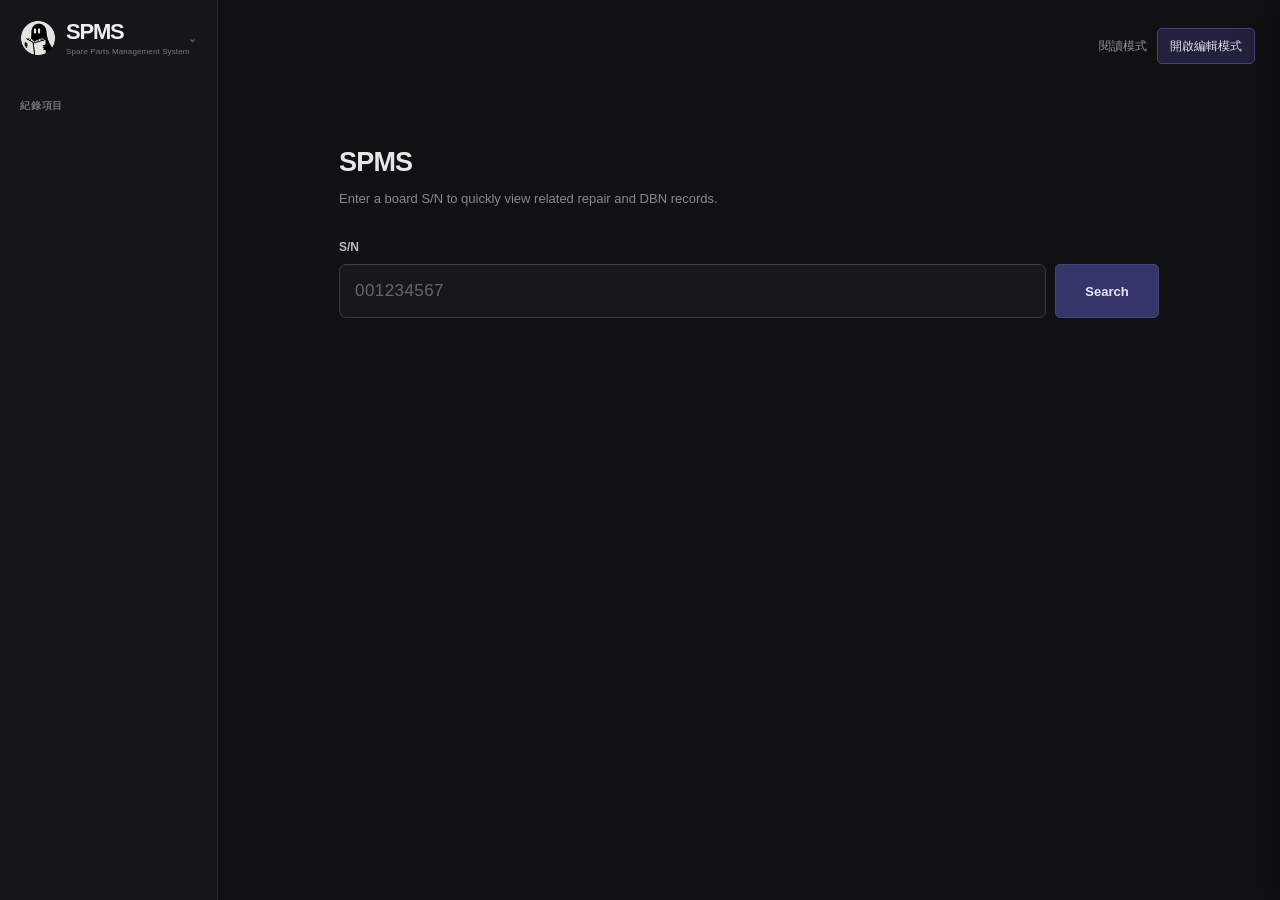
<file: docs/repairs/index.html>
<!doctype html>
<html lang="zh-Hant" data-spms-edit-mode="off">
<head>
  <meta charset="utf-8">
  <meta name="viewport" content="width=device-width, initial-scale=1">
  <meta name="theme-color" content="#101113">
  <meta name="application-name" content="備品管理系統">
  <link rel="icon" type="image/png" href="ghost-logo.png">
  <link rel="apple-touch-icon" href="ghost-logo.png">
  <title>SPMS — Spare Parts Management System</title>
  <style>
    :root{color-scheme:dark;--bg:#101113;--side:#151618;--panel:#191a1c;--raised:#202124;--line:#292a2d;--text:#e7e7e8;--muted:#88898d;--soft:#b5b6ba;--accent:#8b8df8;--green:#65c98a;--yellow:#e3b341;--red:#ef7777;--purple:#bd91f4}
    *{box-sizing:border-box}body{margin:0;background:var(--bg);color:var(--text);font:13px/1.5 -apple-system,BlinkMacSystemFont,"Segoe UI",sans-serif}button,input,select{font:inherit;color:inherit}button{cursor:pointer}
    .app{min-height:100vh;display:grid;grid-template-columns:218px minmax(0,1fr)}.sidebar{background:var(--side);border-right:1px solid var(--line);padding:17px 11px;display:flex;flex-direction:column;gap:20px}.brand{display:flex;align-items:center;gap:10px;padding:2px 8px 8px}.brand-mark{width:32px;height:32px;display:grid;place-items:center;flex:none}.brand-mark img{display:block;width:32px;height:32px;object-fit:contain;filter:invert(1)}.brand-title{font-weight:600;font-size:13px}.nav-label{font-size:10px;font-weight:600;letter-spacing:.08em;color:#707176;text-transform:uppercase;padding:0 9px 5px}.nav{display:grid;gap:2px}.nav-item{width:100%;border:0;background:transparent;text-align:left;color:#aaaab0;border-radius:5px;padding:7px 9px;display:flex;align-items:center;gap:9px}.nav-item:hover{background:#202124;color:var(--text)}.nav-item[aria-current="page"]{background:#28292c;color:#f2f2f3}.nav-icon{width:15px;text-align:center;color:#85868c;font-size:13px}.nav-name{flex:1}.count{font:11px ui-monospace,SFMono-Regular,Menlo,monospace;color:#77787e}
    .main{min-width:0}.public-tag{border:1px solid #4e452a;background:#201c12;color:#e1c676;border-radius:4px;padding:3px 7px;font-size:10px}.content{max-width:1180px;margin:0 auto;padding:28px 25px 60px}.page-title-row{display:flex;align-items:flex-start;justify-content:space-between;gap:20px;margin:0 0 20px}.page-title{font-size:20px;font-weight:600;letter-spacing:-.02em;margin:0 0 4px}.page-subtitle{color:var(--muted);font-size:12px}.notice{margin:0 0 13px;padding:8px 10px;border:1px solid #3d3828;background:#1b1913;color:#c8b989;border-radius:5px;font-size:11px}.notice.error{border-color:#613535;background:#211616;color:#f0adad}
    .list-toolbar{display:flex;align-items:center;gap:8px;padding:0 0 12px}.search-wrap{position:relative;flex:1;max-width:360px}.search-icon{position:absolute;left:10px;top:8px;color:#77787e}.search{width:100%;height:32px;background:#17181a;border:1px solid var(--line);border-radius:5px;padding:0 10px 0 30px;outline:none}.search::placeholder{color:#707176}.order-select{height:32px;background:#17181a;border:1px solid var(--line);border-radius:5px;padding:0 26px 0 9px;color:#aaaab0;outline:none}.search:focus,.order-select:focus{border-color:#6869b4}.list-count{margin-left:auto;color:var(--muted);font-size:11px}.list-heading{display:grid;grid-template-columns:minmax(230px,2.2fr) minmax(125px,1fr) minmax(105px,.8fr) minmax(120px,.9fr);gap:12px;padding:8px 12px;color:#73747a;font-size:10px;text-transform:uppercase;letter-spacing:.06em;border-bottom:1px solid var(--line)}.rows{border-bottom:1px solid var(--line)}.issue-row{width:100%;display:grid;grid-template-columns:minmax(230px,2.2fr) minmax(125px,1fr) minmax(105px,.8fr) minmax(120px,.9fr);gap:12px;align-items:center;text-align:left;border:0;border-bottom:1px solid #222326;background:transparent;padding:10px 12px;min-height:56px}.issue-row:last-child{border-bottom:0}.issue-row:hover{background:#191a1c}.issue-row.selected{background:#202124;box-shadow:inset 2px 0 var(--accent)}.issue-main{display:flex;align-items:center;gap:10px;min-width:0}.state-dot{width:8px;height:8px;border:1.5px solid #85868c;border-radius:50%;flex:none}.state-dot.pending{border-color:#85868c;background:#85868c}.state-dot.closed{background:var(--green);border-color:var(--green)}.state-dot.failed{background:var(--red);border-color:var(--red)}.state-dot.sent{border-color:var(--red);background:var(--red)}.state-dot.verify{border-color:var(--yellow);background:var(--yellow)}.issue-copy{min-width:0}.issue-title{font-size:12px;color:#dedee0;white-space:nowrap;overflow:hidden;text-overflow:ellipsis}.issue-sub{font:10px ui-monospace,SFMono-Regular,Menlo,monospace;color:#77787e;margin:2px 0 0 14px;white-space:nowrap;overflow:hidden;text-overflow:ellipsis}.machine-label{color:#c3c3ff;font:11px ui-monospace,SFMono-Regular,Menlo,monospace;white-space:nowrap}.pill{display:inline-flex;align-items:center;gap:5px;width:max-content;max-width:100%;border:1px solid #343539;border-radius:4px;color:#b9b9bd;padding:2px 6px;font-size:10px;white-space:nowrap}.pill:before{content:"";width:5px;height:5px;border-radius:50%;background:#888}.pill.pending{color:#c2c2c7;border-color:#424348}.pill.pending:before{background:#85868c}.pill.sent{color:#f0a0a0;border-color:#613535}.pill.sent:before{background:var(--red)}.pill.verify{color:#e0c477;border-color:#514525}.pill.verify:before{background:var(--yellow)}.pill.closed{color:#8fcaa0;border-color:#2e4b37}.pill.closed:before{background:var(--green)}.pill.failed{color:#f0a0a0;border-color:#613535}.pill.failed:before{background:var(--red)}.row-date{color:#929398;font-size:11px;white-space:nowrap}.empty{padding:28px;text-align:center;color:var(--muted);border-bottom:1px solid var(--line)}
    .detail-backdrop{position:fixed;inset:0;background:#0008;z-index:5;display:none}.detail{position:fixed;z-index:6;right:0;top:0;bottom:0;width:min(430px,94vw);background:#151618;border-left:1px solid #333438;box-shadow:-12px 0 40px #0005;transform:translateX(102%);transition:transform .18s ease;overflow:auto}.detail.open{transform:translateX(0)}.detail-backdrop.open{display:block}.detail-head{position:sticky;top:0;background:#151618ee;backdrop-filter:blur(8px);border-bottom:1px solid var(--line);padding:13px 17px;display:flex;justify-content:space-between;align-items:center;z-index:1}.detail-head-label{font-size:11px;color:var(--muted)}.icon-button,.button{border:1px solid var(--line);background:transparent;color:#b9b9bd;border-radius:5px;padding:6px 9px}.icon-button:hover,.button:hover{background:var(--raised);color:white}.button.primary{background:#353569;border-color:#45457b;color:#e5e5ff}.button.danger{color:#ffaaaa;border-color:#603838}.detail-content{padding:20px 20px 36px}.detail-id{font:11px ui-monospace,SFMono-Regular,Menlo,monospace;color:#8a8b91;margin-bottom:8px}.detail-title{font-size:18px;line-height:1.35;margin:0 0 12px;overflow-wrap:anywhere}.detail-statuses{display:flex;gap:7px;flex-wrap:wrap;margin-bottom:15px}.detail-section{border-top:1px solid var(--line);padding:15px 0}.detail-section h3{font-size:10px;font-weight:600;color:#85868c;letter-spacing:.07em;text-transform:uppercase;margin:0 0 11px}.detail-grid{display:grid;grid-template-columns:1fr 1fr;gap:13px 10px}.detail-field label{display:block;font-size:10px;color:#77787e;margin-bottom:3px}.detail-field div{font-size:12px;color:#d2d2d4;overflow-wrap:anywhere}.detail-text{font-size:12px;color:#c5c5c8;white-space:pre-wrap;overflow-wrap:anywhere}.control-row{display:flex;align-items:center;justify-content:space-between;gap:10px;margin:10px 0}.control-row label{font-size:11px;color:#aaaab0}.status-select{background:#1b1c1e;border:1px solid var(--line);border-radius:5px;padding:6px 8px;min-width:145px}.checkbox-line{display:flex;align-items:center;gap:8px;color:#d0d0d3;font-size:12px}.checkbox-line input{accent-color:var(--accent);width:15px;height:15px}.raw-order{color:var(--muted);font-size:11px;margin-top:8px;overflow-wrap:anywhere}.attachment-box{border:1px solid var(--line);border-radius:6px;background:#111214;padding:11px}.attachment-actions{display:flex;align-items:center;gap:7px;flex-wrap:wrap}.file-name{font:11px ui-monospace,SFMono-Regular,Menlo,monospace;overflow-wrap:anywhere;color:#c7c7ff}.file-meta{color:var(--muted);font-size:10px;margin:4px 0 9px}.file-preview{max-height:220px;overflow:auto;white-space:pre-wrap;overflow-wrap:anywhere;border-top:1px solid var(--line);padding-top:9px;margin:10px 0 0;color:#c0c1c5;font:11px/1.5 ui-monospace,SFMono-Regular,Menlo,monospace}.file-hint{font-size:10px;color:var(--muted);margin-top:8px}.error-text{color:#ff9999;font-size:11px;margin-top:8px}.mobile-nav{display:none}[hidden]{display:none!important}
    .detail-actions{display:flex;justify-content:flex-end;margin:-5px 0 13px}.detail-actions .button{white-space:nowrap}.history-list{display:grid;gap:6px}.history-item{display:grid;grid-template-columns:72px auto minmax(0,1fr);align-items:center;gap:9px;width:100%;text-align:left;background:#111214;border:1px solid var(--line);border-radius:5px;padding:8px 9px;color:#c9c9cc}.history-item:hover{background:var(--raised)}.history-description{overflow:hidden;text-overflow:ellipsis;white-space:nowrap;color:var(--muted);font-size:11px}.title-actions{display:flex;align-items:center;gap:9px}.title-actions .button{white-space:nowrap}.modal-backdrop{position:fixed;inset:0;z-index:20;background:#000b;display:grid;place-items:center;padding:18px}.modal{width:min(720px,100%);max-height:92vh;overflow:auto;background:#17181a;border:1px solid #393a3f;border-radius:10px;box-shadow:0 24px 80px #0009}.modal-head{position:sticky;top:0;z-index:1;background:#17181aee;backdrop-filter:blur(8px);border-bottom:1px solid var(--line);padding:15px 18px;display:flex;align-items:center;justify-content:space-between}.modal-head h2{font-size:15px;margin:0;font-weight:600}.record-form{padding:17px 18px 18px}.form-grid{display:grid;grid-template-columns:1fr 1fr;gap:13px 14px}.form-field{min-width:0}.form-field.wide{grid-column:1/-1}.form-field label{display:block;color:#a1a2a6;font-size:11px;margin:0 0 5px}.form-field input,.form-field select,.form-field textarea{width:100%;background:#101113;border:1px solid #343539;border-radius:5px;padding:8px 9px;outline:none;font:12px/1.45 -apple-system,BlinkMacSystemFont,"Segoe UI",sans-serif}.form-field input:focus,.form-field select:focus,.form-field textarea:focus{border-color:#6869b4}.form-field textarea{min-height:84px;resize:vertical}.form-static-value{display:flex;align-items:center;min-height:34px;padding:8px 9px;border:1px solid #343539;border-radius:5px;background:#101113;color:#d2d2d4;font-size:12px}.form-check{display:flex;align-items:center;gap:8px;min-height:34px;color:#c6c6c9;font-size:12px}.form-check input{width:15px;height:15px;accent-color:var(--accent)}.form-actions{display:flex;justify-content:flex-end;gap:8px;margin-top:17px}.form-message{min-height:18px;color:#ff9999;font-size:11px;margin-top:8px}.form-hint{color:#77787e;font-size:10px;margin-top:4px}
    .nav-divider{height:1px;background:var(--line);margin:5px 7px}.form-field select:disabled{color:#77787e;cursor:not-allowed;background:#161719}.dbn-heading{grid-template-columns:1.2fr .8fr 1fr .8fr 1.1fr}.dbn-row{display:grid;grid-template-columns:1.2fr .8fr 1fr .8fr 1.1fr;gap:12px;align-items:center;padding:13px 12px;border-bottom:1px solid #222326;color:#d2d2d4;font-size:12px}.dbn-row:hover{background:#191a1c}.dbn-serial{font:12px ui-monospace,SFMono-Regular,Menlo,monospace;color:#c3c3ff}.dbn-date{color:#929398;font-size:11px;white-space:nowrap}
    @media(max-width:800px){.app{grid-template-columns:178px minmax(0,1fr)}.sidebar{padding-left:8px;padding-right:8px}.content{padding:23px 15px 45px}.list-heading,.issue-row{grid-template-columns:minmax(180px,1.7fr) minmax(110px,.9fr) minmax(95px,.8fr)}.list-heading>*:nth-child(3),.issue-row>*:nth-child(3){display:none}.dbn-heading,.dbn-row{grid-template-columns:1.2fr .7fr 1fr .7fr 1fr;gap:7px}}
    @media(max-width:600px){.app{display:block}.sidebar{display:none}.mobile-nav{display:flex;gap:4px;overflow:auto;padding:8px 12px;border-bottom:1px solid var(--line);background:var(--side)}.mobile-nav .nav-item{width:auto;white-space:nowrap;padding:6px 9px}.mobile-nav .count{margin-left:2px}.content{padding:19px 12px 40px}.page-title{font-size:18px}.page-title-row{margin-bottom:15px}.list-toolbar{flex-wrap:wrap}.search-wrap{max-width:none;flex-basis:100%}.list-count{margin-left:0}.list-heading{display:none}.issue-row{grid-template-columns:minmax(0,1fr) auto;gap:5px 8px;padding:10px 9px}.issue-row>*:nth-child(2){grid-column:1;grid-row:2;padding-left:18px}.issue-row>*:nth-child(3){display:block;grid-column:2;grid-row:1;justify-self:end}.issue-row>*:nth-child(4){grid-column:2;grid-row:2;justify-self:end;font-size:10px}.issue-main{grid-column:1;grid-row:1}.dbn-heading{display:none}.dbn-row{grid-template-columns:1fr 1fr;gap:8px;font-size:11px}.dbn-row>span::before{content:attr(data-label);display:block;color:#77787e;font-size:9px}.detail{width:min(430px,100vw)}.detail.open{transform:translateX(0)}.modal-backdrop{padding:8px;align-items:end}.modal{max-height:94vh;border-radius:10px 10px 0 0}.record-form{padding:14px}.form-grid{grid-template-columns:1fr}.form-field.wide{grid-column:auto}.title-actions{gap:5px}}
    .repair-timeline{display:grid;grid-template-columns:minmax(0,1fr) 54px minmax(0,1fr) 54px minmax(0,1fr);align-items:start;gap:3px}.timeline-step{text-align:center;min-width:0}.timeline-dot{width:9px;height:9px;border-radius:50%;background:#7778bd;border:2px solid #b8b8ff;display:block;margin:3px auto 7px}.timeline-label{font-size:10px;color:#85868c;white-space:nowrap}.timeline-date{font-size:11px;color:#d2d2d4;margin-top:4px;white-space:nowrap}.timeline-link{text-align:center;font-size:9px;color:#aaaab0;white-space:nowrap;position:relative;padding-top:0}.timeline-link::before{content:"";position:absolute;left:0;right:0;top:7px;height:1px;background:#55566f}.timeline-days{position:relative;display:inline-block;background:#151618;padding:0 3px}#delete-record{margin-right:auto}
    .failure-filter{height:32px;background:#17181a;border:1px solid var(--line);border-radius:5px;padding:0 25px 0 9px;color:#aaaab0;outline:none}.failure-filter:focus{border-color:#6869b4}.failure-filter:disabled{opacity:.55;cursor:not-allowed}.failure-tag-pill{display:inline-flex;align-items:center;padding:1px 5px;border:1px solid #555078;border-radius:4px;color:#d0c9ff;font:10px -apple-system,BlinkMacSystemFont,"Segoe UI",sans-serif;white-space:nowrap}.detail-failure-description{font-size:12px;color:#c5c5c8;white-space:pre-wrap;overflow-wrap:anywhere}.failure-field-hint{margin-top:5px;color:#85868c;font-size:10px}
    @media(max-width:600px){.failure-filter{flex:1;min-width:0}}
    .dbn-badge{display:inline-flex;align-items:center;gap:3px;margin-left:8px;padding:1px 5px;border:1px solid #45457b;border-radius:4px;color:#c3c3ff;font-size:10px;white-space:nowrap;cursor:pointer}.dbn-badge:hover,.dbn-badge:focus{background:#28284a;outline-color:#9292ff}.dbn-heading,.dbn-row{grid-template-columns:minmax(70px,1fr) minmax(100px,1.25fr) minmax(55px,.7fr) minmax(55px,.65fr) minmax(75px,.9fr) minmax(55px,.65fr) minmax(80px,.9fr)}.dbn-row>span{min-width:0;overflow-wrap:anywhere}
    @media(min-width:601px) and (max-width:800px){.dbn-heading,.dbn-row{grid-template-columns:minmax(60px,.9fr) minmax(80px,1.1fr) minmax(45px,.6fr) minmax(45px,.6fr) minmax(60px,.8fr) minmax(45px,.6fr) minmax(60px,.8fr);gap:6px}}
    @media(max-width:600px){.dbn-row{grid-template-columns:1fr 1fr}}
    .dbn-heading,.dbn-row{grid-template-columns:minmax(70px,.8fr) minmax(100px,1.2fr) minmax(45px,.65fr) minmax(50px,.7fr) minmax(50px,.7fr) minmax(50px,.7fr) minmax(75px,.9fr) minmax(120px,auto)}.dbn-actions{display:flex;gap:5px;align-items:center;flex-wrap:wrap}.dbn-actions .button{padding:4px 7px;font-size:10px;white-space:nowrap}
    @media(min-width:601px) and (max-width:800px){.dbn-heading{display:none}.dbn-row{grid-template-columns:repeat(4,minmax(0,1fr));gap:8px}.dbn-row>span::before{content:attr(data-label);display:block;color:#77787e;font-size:9px}.dbn-actions{flex-wrap:wrap}.dbn-actions::before{width:100%}}
    @media(max-width:600px){.dbn-actions{flex-wrap:wrap}.dbn-actions::before{width:100%}}
    .brand-mark{width:36px;height:36px}.brand-mark img{width:36px;height:36px}.brand-copy{min-width:0}.brand-title{font-size:22px;font-weight:700;letter-spacing:-.055em;line-height:1.05;color:#f0f0f2}.brand-subtitle{margin-top:4px;color:#77787e;font-size:8px;font-weight:500;letter-spacing:.015em;line-height:1.2;white-space:nowrap}
    .upload-empty-state{display:flex;align-items:center;justify-content:space-between;gap:14px;padding:0;border:0;border-radius:0;background:transparent}.upload-empty-copy{display:flex;align-items:center;gap:11px;min-width:0}.upload-symbol{width:34px;height:34px;display:grid;place-items:center;flex:none;border:1px solid #45457b;border-radius:7px;background:#22213c;color:#c8c7ff;font-size:20px;font-weight:500}.upload-empty-title{font-size:12px;font-weight:600;color:#dedee2}.upload-empty-hint{margin-top:3px;color:#85868c;font-size:10px;line-height:1.45}.upload-trigger{display:inline-flex;align-items:center;justify-content:center;gap:8px;min-height:38px;flex:none;padding:8px 13px;border-radius:6px;font-size:12px;font-weight:600;white-space:nowrap;transition:background .15s ease,border-color .15s ease,transform .15s ease}.button.primary.upload-trigger{background:linear-gradient(135deg,#514fc0,#39386f);border-color:#55539a;color:#f2f1ff}.button.primary.upload-trigger:hover{background:linear-gradient(135deg,#625fe0,#48468d);border-color:#7774cf;transform:translateY(-1px)}.upload-trigger:focus-visible{outline:2px solid #a3a1ff;outline-offset:2px}.upload-trigger-icon{font-size:17px;line-height:1}.upload-picker{display:flex;align-items:center;gap:10px;flex-wrap:wrap}.upload-file-name{margin:0;color:#85868c;font-size:10px;overflow-wrap:anywhere}
    @media(max-width:800px){.brand-title{font-size:20px}.brand-subtitle{font-size:7.5px}}
    @media(max-width:600px){.upload-empty-state{align-items:stretch;flex-direction:column}.upload-trigger{width:100%}.upload-empty-copy{align-items:flex-start}.upload-symbol{width:32px;height:32px}}
    .list-heading:not(.dbn-heading){color:#81838b;font-size:11px;font-weight:500;letter-spacing:0;text-transform:none;padding:12px 16px;border-bottom:1px solid #26282c}
    .list-heading:not(.dbn-heading),.issue-row{column-gap:12px;grid-template-columns:minmax(0,3fr) minmax(0,2fr) minmax(0,2fr) minmax(0,1fr) minmax(0,1fr) minmax(0,1fr)}
    .issue-row{min-height:76px;padding:15px 16px;border-bottom:1px solid #25272b;transition:background .15s ease}.issue-row:hover{background:#151719}.issue-row.selected{background:#17191c;box-shadow:none}.issue-row>*{min-width:0}
    .issue-main{gap:13px}.issue-main .state-dot{width:22px;height:22px;display:grid;place-items:center;flex:none;border:0;border-radius:0;background:transparent;color:#a4a6ad;font-size:19px;font-weight:500;line-height:1}.issue-main .state-dot.pending,.issue-main .state-dot.closed,.issue-main .state-dot.failed,.issue-main .state-dot.sent,.issue-main .state-dot.verify{border:0;background:transparent}.issue-main .state-dot.pending::after{content:"○"}.issue-main .state-dot.sent::after{content:"↗"}.issue-main .state-dot.verify::after{content:"◎"}.issue-main .state-dot.closed::after{content:"✓"}.issue-main .state-dot.failed::after{content:"×"}
    .issue-main .issue-copy{display:flex;align-items:baseline;gap:10px;min-width:0;width:100%}.issue-line{display:flex;align-items:baseline;gap:12px;flex:1;min-width:0}.issue-title{display:block;min-width:0;flex:0 1 auto;font-size:14px;font-weight:550;color:#e0e1e5}.issue-sub{display:block;flex:none;max-width:35%;margin:0;color:#858891;font-size:11px;overflow:hidden;text-overflow:ellipsis;white-space:nowrap}.issue-open-status{display:inline-flex;align-items:baseline;gap:6px;flex:none;color:#8b8e97;font-size:11px;font-weight:600;white-space:nowrap}.open-separator{color:#777982}
    .issue-status-cell .pill{display:inline-flex;align-items:center;gap:9px;width:auto;max-width:100%;border:0;border-radius:0;padding:0;background:transparent;font-size:13px;font-weight:500;color:#c9cbd1}.issue-status-cell .pill::before{width:9px;height:9px;flex:none}.issue-status-cell .pill.pending{color:#c9cbd1}.issue-status-cell .pill.sent,.issue-status-cell .pill.failed{color:#dc9999}.issue-status-cell .pill.verify{color:#dfc36f}.issue-status-cell .pill.closed{color:#79c78b}
    .failure-tag-text{display:block;overflow:hidden;text-overflow:ellipsis;color:#c7c9d1;font-size:12px;font-weight:500;white-space:nowrap}.failure-tag-text.unclassified{color:#777982}.issue-tags{display:grid;justify-items:start;gap:4px;min-width:0}.repair-type-pill{display:inline-flex;max-width:100%;padding:0 5px;border:1px solid;border-radius:4px;font-size:9px;line-height:1.5;white-space:nowrap}.issue-dbn-cell{display:flex;align-items:center;min-width:0}.dbn-badge{margin:0;padding:0;border:0;border-radius:0;color:#e3a05d;font-size:13px;font-weight:500;white-space:nowrap}.dbn-badge:hover,.dbn-badge:focus{background:transparent;color:#ffc17f;text-decoration:underline;outline:none}.dbn-empty{color:#747780;font-size:13px}
    .machine-label{display:block;overflow:hidden;text-overflow:ellipsis;font-size:12px}.row-date{display:block;overflow:hidden;text-overflow:ellipsis;font-size:12px;color:#a0a2aa}.list-heading:not(.dbn-heading)>:last-child{text-align:right}.issue-row>.row-date{text-align:right;justify-self:stretch}
    @media(min-width:961px) and (max-width:1120px){.list-heading:not(.dbn-heading),.issue-row{grid-template-columns:minmax(150px,3fr) minmax(100px,2fr) minmax(90px,2fr) minmax(45px,1fr) minmax(55px,1fr) minmax(80px,1fr)}}
    @media(max-width:960px){.list-heading:not(.dbn-heading){display:none}.issue-row{grid-template-columns:minmax(0,1fr) auto;row-gap:9px;padding:14px 12px}.issue-row>:nth-child(1){grid-column:1/-1;grid-row:1}.issue-row>:nth-child(2){display:flex;grid-column:1;grid-row:2}.issue-row>:nth-child(3){display:flex;grid-column:2;grid-row:2;justify-self:end}.issue-row>:nth-child(4){display:flex;grid-column:1;grid-row:3;justify-self:start}.issue-row>:nth-child(5){display:flex;grid-column:2;grid-row:3;justify-self:end}.issue-row>:nth-child(6){display:flex;grid-column:1/-1;grid-row:4;justify-content:space-between;text-align:right}.issue-row>[data-label]{align-items:center;gap:6px;min-width:0}.issue-row>[data-label]::before{content:attr(data-label);display:inline;color:#777982;font-size:9px;font-weight:500;flex:none}.issue-row .issue-main{min-width:0}.issue-row .issue-sub{max-width:35%}}

    .quick-search-view{max-width:820px;margin:clamp(24px,8vh,86px) auto 0}.quick-search-intro h1{margin:0;font-size:27px;line-height:1.25;font-weight:650;letter-spacing:-.03em}.quick-search-intro p{margin:9px 0 0;color:var(--muted);font-size:13px}.quick-search-form{margin-top:30px}.quick-search-form>label{display:block;margin-bottom:8px;color:#bcbcc2;font-size:12px;font-weight:550}.quick-search-controls{display:flex;gap:9px}.quick-search-input{flex:1;min-width:0;height:54px;padding:0 15px;border:1px solid #3b3c42;border-radius:7px;background:#17181a;font-size:17px;letter-spacing:.025em;outline:none}.quick-search-input::placeholder{color:#66676e}.quick-search-input:focus{border-color:#7778cf;box-shadow:0 0 0 3px #7778cf22}.quick-search-submit{min-width:104px;font-size:13px;font-weight:600}.quick-search-status{margin:12px 0 0;color:#85868c;font-size:11px}.quick-search-results{display:grid;gap:15px;margin-top:20px}.quick-search-warning{padding:10px 12px;border:1px solid #5d4930;border-radius:6px;background:#211b14;color:#d8bc87;font-size:11px}.quick-board-summary,.quick-result-section{border:1px solid var(--line);border-radius:8px;background:#151618}.quick-board-summary{padding:17px}.quick-summary-heading{display:flex;align-items:flex-start;justify-content:space-between;gap:12px}.quick-summary-title{margin:0;font-size:17px;font-weight:600;overflow-wrap:anywhere}.quick-summary-serial{font:11px ui-monospace,SFMono-Regular,Menlo,monospace;color:#85868c;margin-top:3px;overflow-wrap:anywhere}.quick-summary-count{flex:none;color:#929398;font-size:11px;text-align:right}.quick-summary-grid{display:grid;grid-template-columns:repeat(4,minmax(0,1fr));gap:14px 12px;margin-top:17px;padding-top:15px;border-top:1px solid #292a2d}.quick-summary-field{min-width:0}.quick-summary-field label{display:block;margin-bottom:3px;color:#77787e;font-size:10px}.quick-summary-field div{color:#d1d1d5;font-size:12px;overflow-wrap:anywhere}.quick-result-section{overflow:hidden}.quick-section-heading{display:flex;align-items:center;justify-content:space-between;gap:10px;padding:12px 15px;border-bottom:1px solid #292a2d}.quick-section-heading h2{margin:0;font-size:12px;font-weight:600}.quick-section-count{color:#85868c;font-size:10px}.quick-result-list{display:grid}.quick-record-card{padding:13px 15px;border-bottom:1px solid #252629}.quick-record-card:last-child{border-bottom:0}.quick-record-top{display:flex;align-items:center;gap:9px;flex-wrap:wrap}.quick-record-date{margin-left:auto;color:#929398;font-size:11px}.quick-record-meta{display:flex;gap:7px 14px;flex-wrap:wrap;margin-top:8px;color:#9b9ca2;font-size:11px}.quick-record-description{margin-top:8px;color:#c6c6ca;font-size:12px;white-space:pre-wrap;overflow-wrap:anywhere}.quick-record-actions{margin-top:9px}.quick-record-actions .button{padding:4px 8px;font-size:10px}.quick-empty{padding:16px;color:#85868c;font-size:11px}.quick-nav{margin-top:-8px}.quick-dbn-tags{display:flex;gap:5px;flex-wrap:wrap;margin-top:8px}.quick-dbn-tags span{border:1px solid #343539;border-radius:4px;padding:2px 6px;color:#b7b7bd;font-size:10px}
    @media(max-width:800px){.quick-summary-grid{grid-template-columns:repeat(2,minmax(0,1fr))}}
    @media(max-width:600px){.quick-search-view{margin:8px auto 0}.quick-search-intro h1{font-size:23px}.quick-search-intro p{font-size:12px}.quick-search-form{margin-top:23px}.quick-search-controls{gap:8px}.quick-search-input{height:50px;font-size:16px}.quick-search-submit{min-width:78px}.quick-board-summary{padding:14px}.quick-summary-heading{display:block}.quick-summary-count{margin-top:5px;text-align:left}.quick-summary-grid{gap:12px 9px}.quick-section-heading{padding:11px 12px}.quick-record-card{padding:12px}.quick-record-date{margin-left:0}}
    .history-entry-detail{margin:-2px 0 2px;padding:8px 10px;border:1px solid #25262a;border-radius:5px;background:#111214;color:#bfc0c5;font-size:11px}.history-failure-description{white-space:pre-wrap;overflow-wrap:anywhere}.history-log-link{display:inline-block;margin-top:6px;color:#b8b8ff;text-decoration:underline;overflow-wrap:anywhere}.history-empty{color:var(--muted)}
    .stats-page{max-width:1180px}.stats-controls{display:flex;align-items:center;gap:8px;flex-wrap:wrap;margin:18px 0}.stats-mode{display:flex;gap:4px;padding:3px;border:1px solid var(--line);border-radius:6px;background:#151618}.stats-mode button{border:0;border-radius:4px;background:transparent;color:var(--muted);padding:5px 10px}.stats-mode button[aria-pressed="true"]{background:#303044;color:#eee}.stats-select{height:34px;min-width:105px;background:#17181a;border:1px solid var(--line);border-radius:5px;padding:0 9px}.stats-grid{display:grid;gap:14px}.stats-card{min-width:0;border:1px solid var(--line);border-radius:8px;background:#151618;padding:17px}.stats-card-head{display:flex;align-items:flex-start;justify-content:space-between;gap:10px}.stats-card h2{margin:0;font-size:14px;font-weight:600}.stats-card-subtitle{margin-top:4px;color:var(--muted);font-size:11px}.stats-total{font-size:18px;font-weight:650;white-space:nowrap}.stats-chart{margin-top:12px;overflow-x:auto}.stats-chart svg{display:block;width:100%;min-width:620px;height:auto;overflow:visible}.stats-axis{fill:#85868c;font:11px -apple-system,BlinkMacSystemFont,"Segoe UI",sans-serif}.stats-gridline{stroke:#292a2d;stroke-width:1}.stats-bar{rx:3}.stats-empty{padding:38px 12px;text-align:center;color:var(--muted);font-size:12px}.stats-legend{display:grid;grid-template-columns:repeat(4,minmax(0,1fr));gap:8px;margin-top:11px}.stats-legend-item{min-width:0;padding:9px 10px;border:1px solid #292a2d;border-radius:6px;background:#111214}.stats-legend-label{display:flex;align-items:center;gap:6px;color:#a8a9af;font-size:10px}.stats-swatch{width:8px;height:8px;flex:none;border-radius:2px}.stats-legend-value{margin-top:4px;font-size:13px;font-weight:600;overflow-wrap:anywhere}.stats-legend-share{margin-top:2px;color:var(--muted);font-size:10px}.stats-notice{margin:0 0 13px;padding:10px 12px;border:1px solid #5d4930;border-radius:6px;background:#211b14;color:#d8bc87;font-size:11px}.stats-notice[hidden]{display:none}
    @media(max-width:600px){.stats-card{padding:13px}.stats-card-head{display:block}.stats-total{margin-top:7px}.stats-legend{grid-template-columns:repeat(2,minmax(0,1fr))}.stats-chart svg{min-width:540px}}
    .system-switcher{position:relative}.system-switcher>summary{list-style:none;cursor:pointer}.system-switcher>summary::-webkit-details-marker{display:none}.switcher-trigger{display:flex;align-items:center;gap:10px;width:100%;padding:2px 8px 8px;border:1px solid transparent;border-radius:5px;text-align:left}.switcher-trigger:hover,.system-switcher[open] .switcher-trigger{background:#202124}.switcher-trigger .brand-mark{flex:none}.switcher-trigger .brand-copy{min-width:0;flex:1}.switcher-trigger .brand-title{display:block}.switcher-trigger .brand-subtitle{display:block}.switcher-chevron{flex:none;color:#77787e;font-size:11px}.switcher-menu{position:absolute;z-index:30;top:calc(100% + 6px);left:0;width:230px;padding:5px;border:1px solid #393a3f;border-radius:7px;background:#202124;box-shadow:0 14px 38px #0009}.switcher-menu a{display:flex;align-items:center;gap:9px;padding:9px;border-radius:5px;color:#c6c6c9;text-decoration:none;font-size:11px}.switcher-menu a:hover,.switcher-menu a[aria-current="page"]{background:#303135;color:#f2f2f3}.switcher-menu small{display:block;color:#85868c;font-size:9px}.switcher-check{margin-left:auto;color:var(--accent)}.sidebar-switcher{display:block}.mobile-app-switcher{display:none}
     @media(max-width:600px){.mobile-app-switcher{display:block;padding:5px 10px;border-bottom:1px solid var(--line);background:var(--side)}.mobile-app-switcher .switcher-trigger{max-width:320px;padding:2px 8px 5px}.mobile-app-switcher .brand-mark{width:36px;height:36px}.mobile-app-switcher .switcher-menu{top:calc(100% + 6px)}}
       .list-heading.serial-map-heading,.serial-map-row{display:grid;grid-template-columns:minmax(0,1.1fr) minmax(0,.8fr) minmax(0,1.05fr) minmax(96px,1.1fr);gap:12px;align-items:center}.list-heading.serial-map-heading{padding:12px 20px}.serial-map-row{padding:12px 20px;border-bottom:1px solid #222326;color:#d2d2d4;font-size:12px}.serial-map-row>span{min-width:0;overflow-wrap:anywhere}.serial-map-serial{font:11px ui-monospace,SFMono-Regular,Menlo,monospace;color:#c3c3ff}.serial-map-actions{display:flex;gap:5px;justify-content:flex-end}.serial-map-actions .button{white-space:nowrap}.serial-map-empty{padding:28px 12px;text-align:center;color:var(--muted);font-size:11px}
      @media(max-width:800px){.serial-map-heading{display:none}.serial-map-row{grid-template-columns:1fr 1fr;gap:8px;padding:12px}.serial-map-row>span::before{content:attr(data-label);display:block;color:#77787e;font-size:9px}.serial-map-actions{grid-column:1/-1;justify-content:flex-start}.serial-map-actions::before{content:"操作";color:#77787e;font-size:9px;margin-right:5px}}
    .machine-ranking{margin-top:14px}.machine-ranking-controls{display:flex;align-items:center;gap:8px;flex-wrap:wrap}.machine-ranking-controls label{color:var(--muted);font-size:11px}.machine-ranking-table{width:100%;border-collapse:collapse;margin-top:14px;text-align:left;font-size:12px}.machine-ranking-table th{color:var(--muted);font-size:11px;font-weight:500}.machine-ranking-table th,.machine-ranking-table td{padding:10px 8px;border-bottom:1px solid var(--line)}.machine-ranking-table th:last-child,.machine-ranking-table td:last-child{text-align:right}.machine-ranking-table td:nth-child(2){font-family:ui-monospace,monospace}.machine-ranking-summary{color:var(--muted);font-size:11px;margin-top:10px}
    .dbn-heading>span:nth-child(3),.dbn-row>span[data-label="機台"]{display:none}
    @media(min-width:801px){.list-heading.dbn-heading,.dbn-row{grid-template-columns:minmax(85px,.8fr) minmax(300px,3fr) minmax(45px,.5fr) minmax(75px,.7fr) minmax(45px,.5fr) minmax(80px,.8fr) minmax(90px,.7fr)}}
    @media(max-width:600px){.dbn-row{grid-template-columns:repeat(2,minmax(0,1fr))}}
    .dut-pin-line{display:flex;gap:10px;align-items:baseline;margin:6px 0;white-space:normal;overflow-wrap:anywhere;line-height:1.6}
    .dut-pin-line strong{flex-shrink:0}
    .dbn-pin-details{margin-top:6px;max-width:100%;overflow-x:auto;font-size:12px;white-space:normal;overflow-wrap:anywhere}
    .dbn-pin-details .dut-pin-line{width:max-content;min-width:100%;white-space:nowrap;overflow-wrap:normal}
    .dbn-pin-details .dut-pin-common{width:100%;white-space:normal;overflow-wrap:anywhere}
    .dbn-pin-details .dut-pin-common span{min-width:0}
    .dbn-pin-details summary{cursor:pointer;color:var(--accent,#5865bc)}
    #dbn-dut-pins{max-height:320px;overflow:auto;padding:8px 0}
  </style>
  <link rel="stylesheet" href="edit-mode.css">
  <script src="edit-mode.js" defer></script>
</head>
<body>
  <div class="app">
    <aside class="sidebar"><details class="system-switcher sidebar-switcher"><summary class="switcher-trigger"><span class="brand-mark"><img src="ghost-logo.png" alt=""></span><span class="brand-copy"><span class="brand-title">SPMS</span><span class="brand-subtitle">Spare Parts Management System</span></span><span class="switcher-chevron">⌄</span></summary><div class="switcher-menu"><a href="./" aria-current="page"><span>▧</span><span>備品管理系統<small>板件送修管理</small></span><span class="switcher-check">✓</span></a><a href="../machines/"><span>▦</span><span>機台管理系統<small>設備維修案件</small></span></a></div></details><nav class="nav quick-nav" id="quick-nav" aria-label="Search"></nav><div><div class="nav-label">紀錄項目</div><nav class="nav" id="side-nav" aria-label="紀錄類型"></nav></div></aside>
    <main class="main">
        <section class="content"><div id="spms-mode-controls" class="spms-mode-controls" aria-label="閱讀與編輯模式"></div><div id="notice" class="notice" role="status" hidden></div>
        <section id="quick-search-view" class="quick-search-view" aria-labelledby="quick-search-title">
          <div class="quick-search-intro"><h1 id="quick-search-title">SPMS</h1><p>Enter a board S/N to quickly view related repair and DBN records.</p></div>
          <form id="quick-search-form" class="quick-search-form">
            <label for="quick-search-input">S/N</label>
            <div class="quick-search-controls"><input id="quick-search-input" class="quick-search-input" type="search" inputmode="text" enterkeyhint="search" autocomplete="off" autocapitalize="characters" spellcheck="false" maxlength="64" placeholder="001234567" required><button class="button primary quick-search-submit" type="submit">Search</button></div>
          </form>
          <div id="quick-search-status" class="quick-search-status" role="status" aria-live="polite" hidden></div>
          <div id="quick-search-results" class="quick-search-results"></div>
        </section>
        <div id="records-view" hidden><div class="page-title-row"><div><h1 id="records-title" class="page-title">備品管理系統</h1><div id="page-subtitle" class="page-subtitle">追蹤送修狀態、是否開單、設備與 Fail Log</div></div><div class="title-actions"><span id="demo-tag" class="public-tag" hidden>示例資料</span><button id="open-create" class="button primary" type="button">＋ 新增送修</button><button id="open-dbn" class="button primary" type="button" hidden>＋ 新增 DBN</button><button id="open-serial-map" class="button primary" type="button" hidden>＋ 新增 S/N 對應</button></div></div>
        <div class="list-toolbar"><div class="search-wrap"><span class="search-icon">⌕</span><input id="search" class="search" type="search" placeholder="搜尋板件、S/N、Model、機台、異常描述或標籤…" aria-label="搜尋送修項目或異常資訊"></div><select id="repair-type-filter" class="failure-filter" aria-label="依維修分類篩選"><option value="">全部維修分類</option><option>板修</option><option>外修</option><option>合約</option><option>保固</option></select><select id="failure-tag-filter" class="failure-filter" aria-label="依異常標籤篩選"><option value="">全部異常標籤</option><option value="INIT/DIAG">INIT/DIAG</option><option value="RTE">RTE</option><option value="PBDATA">PBDATA</option><option value="CK">CK</option><option value="LEAK">LEAK</option><option value="OTHER">OTHER</option><option value="AUTO SHUTDOWN">AUTO SHUTDOWN</option><option value="OVER HEAT">OVER HEAT</option><option value="ZEBRA">ZEBRA</option></select><span id="list-count" class="list-count">—</span></div>
         <div class="list-heading" id="issue-heading"><span>項目</span><span>目前狀態</span><span>標籤</span><span>DBN</span><span>機台</span><span id="date-heading">損壞日期</span></div><div id="issue-list" class="rows" aria-label="送修清單"></div>
         </div>
         <section id="statistics-view" class="stats-page" hidden aria-labelledby="statistics-title">
           <div class="page-title-row"><div><h1 id="statistics-title" class="page-title">統計資料</h1><div class="page-subtitle">依故障發生日期統計頻率，依結案日期統計維修金額</div></div></div>
           <div id="statistics-notice" class="stats-notice" hidden></div>
           <div class="stats-controls"><div class="stats-mode" role="group" aria-label="統計期間"><button id="stats-mode-year" type="button" aria-pressed="true">年度</button><button id="stats-mode-month" type="button" aria-pressed="false">月份</button></div><select id="stats-year" class="stats-select" aria-label="選擇年度"></select><select id="stats-month" class="stats-select" aria-label="選擇月份" hidden></select></div>
           <div class="stats-grid"><section class="stats-card" aria-labelledby="frequency-title"><div class="stats-card-head"><div><h2 id="frequency-title">故障發生頻率</h2><div class="stats-card-subtitle">依損壞日期；同一段連續維修只計一次</div></div><div id="frequency-total" class="stats-total">—</div></div><div id="frequency-chart" class="stats-chart"></div></section>
             <section class="stats-card" aria-labelledby="amount-title"><div class="stats-card-head"><div><h2 id="amount-title">維修金額</h2><div class="stats-card-subtitle">依結案日期；每筆案件皆計入，包含 FAIL</div></div><div id="amount-total" class="stats-total">—</div></div><div id="amount-chart" class="stats-chart"></div><div id="amount-legend" class="stats-legend"></div></section></div>
            <section class="stats-card machine-ranking" aria-labelledby="machine-ranking-title"><div class="stats-card-head"><div><h2 id="machine-ranking-title">機台損壞次數排名</h2><div class="stats-card-subtitle">依損壞日期；同一段連續維修只計一次，僅列有損壞紀錄的機台</div></div><div class="machine-ranking-controls"><label for="machine-ranking-sort">排序</label><select id="machine-ranking-sort" class="stats-select"><option value="desc">最多</option><option value="asc">最少</option></select></div></div><table class="machine-ranking-table"><thead><tr><th scope="col">排名</th><th scope="col">機台編號</th><th scope="col">損壞次數</th></tr></thead><tbody id="machine-ranking-rows"></tbody></table><div id="machine-ranking-summary" class="machine-ranking-summary" role="status" aria-live="polite"></div></section>
          </section>
        </section>
    </main>
  </div>
  <div id="create-modal" class="modal-backdrop" hidden>
    <section class="modal" role="dialog" aria-modal="true" aria-labelledby="create-title">
      <div class="modal-head"><h2 id="create-title">新增送修資料</h2><button id="close-create" class="icon-button" type="button" aria-label="關閉">✕</button></div>
      <form id="create-form" class="record-form">
        <div class="form-grid">
          <div class="form-field"><label for="new-machine">機台編號</label><select id="new-machine" name="machine_code" required><option value="">請選擇機台編號</option></select></div>
          <div class="form-field"><label for="new-model">Model</label><input id="new-model" name="model" type="text" readonly required></div>
          <div class="form-field"><label for="new-description">板件名稱</label><select id="new-description" name="description" required disabled><option value="">請先選擇機台</option></select></div>
          <div class="form-field"><label for="new-part">Part Number</label><input id="new-part" name="board_part_code" type="text" readonly required></div>
          <div class="form-field"><label for="new-serial">S/N</label><input id="new-serial" name="serial_no" type="text" inputmode="text" maxlength="64" pattern=".{1,64}" title="9 位數字 S/N 可使用任何開頭，例如 400322395；不足 9 位的純數字會補前導 0；其他 S/N 會轉大寫" placeholder="例如：001234567 或 MB7711" required><div id="new-serial-hint" class="file-hint">輸入 S/N 後會查詢主檔；未命中時可照原流程選擇，新增成功後自動建立對應。</div></div>
          <div class="form-field"><label for="new-repair-type">維修分類</label><select id="new-repair-type" name="repair_type" required><option value="板修">板修</option><option value="外修">外修</option><option value="合約">合約</option><option value="保固">保固</option></select></div>
          <div class="form-field"><label for="new-repair-amount">金額</label><output id="new-repair-amount" class="form-static-value" aria-live="polite">1 元</output></div>
          <div class="form-field"><label for="new-failure-tag">異常標籤</label><select id="new-failure-tag" name="failure_tag" required><option value="">請選擇異常標籤</option></select></div>
          <div class="form-field wide"><label for="new-failure-description">異常描述</label><textarea id="new-failure-description" name="failure_description" rows="3" placeholder="簡述異常發生的情況" required></textarea><div id="new-failure-description-hint" class="failure-field-hint">此欄位必填</div></div>
          <div class="form-field wide"><label>Fail Log 附件</label><input id="new-file-input" type="file" accept=".txt,.asc,text/plain" hidden><div class="upload-picker"><button id="new-file-button" class="button primary upload-trigger" type="button"><span class="upload-trigger-icon" aria-hidden="true">↑</span><span>選擇 Fail Log</span></button><div id="new-file-name" class="upload-file-name">尚未選擇檔案</div></div><div class="file-hint">支援 .txt／.asc，最大 5 MB；每筆送修限一個檔案。</div></div>
          <div class="form-field"><label for="new-occurred">損壞日期</label><input id="new-occurred" name="occurred_on" type="date" required></div>
        </div>
        <div id="create-message" class="form-message" role="status" aria-live="polite"></div>
        <div class="form-actions"><button id="cancel-create" class="button" type="button">取消</button><button id="submit-create" class="button primary" type="submit">新增送修資料</button></div>
      </form>
    </section>
  </div>
  <div id="retry-modal" class="modal-backdrop" hidden>
    <section class="modal" role="dialog" aria-modal="true" aria-labelledby="retry-title">
      <div class="modal-head"><h2 id="retry-title">建立再次送修</h2><button id="close-retry" class="icon-button" type="button" aria-label="關閉">✕</button></div>
      <form id="retry-form" class="record-form">
        <div class="form-grid"><div class="form-field"><label for="retry-repair-type">下一筆維修分類</label><select id="retry-repair-type"><option value="板修">板修</option><option value="外修">外修</option><option value="合約">合約</option><option value="保固">保固</option></select></div><div class="form-field"><label for="retry-repair-amount">金額</label><output id="retry-repair-amount" class="form-static-value" aria-live="polite">1 元</output></div></div>
        <div class="file-hint">若要轉外修，請在下一筆選擇「外修」、「合約」或「保固」。</div>
        <div class="form-field" style="margin-top:14px"><label for="retry-failure-description">本次異常描述</label><textarea id="retry-failure-description" rows="4" placeholder="記錄本次維修發現的異常" required></textarea><div class="failure-field-hint">此欄位必填</div></div>
        <div class="form-field" style="margin-top:14px"><label for="retry-file-input">本次 Fail Log（選填）</label><input id="retry-file-input" type="file" accept=".txt,.asc,text/plain" hidden><div class="upload-picker"><button id="retry-file-button" class="button primary upload-trigger" type="button"><span class="upload-trigger-icon" aria-hidden="true">↑</span><span>選擇 Fail Log</span></button><div id="retry-file-name" class="upload-file-name">尚未選擇檔案</div></div><div class="file-hint">支援 .txt／.asc，最大 5 MB；不會自動複製上一筆 Fail Log。</div></div>
        <div id="retry-message" class="form-message" role="status" aria-live="polite"></div>
        <div class="form-actions"><button id="cancel-retry" class="button" type="button">取消</button><button id="submit-retry" class="button danger" type="submit">確認 FAIL 並建立下一筆</button></div>
      </form>
    </section>
  </div>
  <div id="dbn-modal" class="modal-backdrop" hidden>
    <section class="modal" role="dialog" aria-modal="true" aria-labelledby="dbn-title">
      <div class="modal-head"><h2 id="dbn-title">新增 DBN 紀錄</h2><button id="close-dbn" class="icon-button" type="button" aria-label="關閉">✕</button></div>
      <form id="dbn-form" class="record-form">
        <div class="form-grid">
          <div class="form-field"><label for="dbn-machine">機台編號</label><select id="dbn-machine" name="machine_code" required><option value="">請選擇機台編號</option></select></div>
          <div class="form-field"><label for="dbn-model">Model</label><input id="dbn-model" name="model" type="text" readonly required></div>
          <div class="form-field"><label for="dbn-board">板件名稱</label><select id="dbn-board" name="board_name" required disabled><option value="">請先選擇機台</option></select></div>
          <div class="form-field"><label for="dbn-part">Part Number</label><input id="dbn-part" name="board_part_code" type="text" readonly required></div>
          <div class="form-field"><label for="dbn-serial">S/N</label><input id="dbn-serial" name="serial_no" type="text" inputmode="text" maxlength="64" pattern=".{1,64}" title="9 位數字 S/N 可使用任何開頭，例如 400322395；不足 9 位的純數字會補前導 0；其他 S/N 會轉大寫" placeholder="例如：001234567 或 MB7711" required><div id="dbn-serial-hint" class="file-hint">輸入 S/N 後會查詢主檔；未命中時可照原流程選擇，新增成功後自動建立對應。</div></div>
          <div class="form-field"><label for="dbn-customer">客戶</label><select id="dbn-customer" name="customer_code" required><option value="">請選擇客戶</option></select></div>
          <div class="form-field"><label for="dbn-product">產品</label><select id="dbn-product" name="product_code" disabled><option value="">請先選客戶</option></select></div>
          <div class="form-field"><label for="dbn-station">站點</label><select id="dbn-station" name="station_code" disabled><option value="">請先選產品</option></select></div>
        </div>
        <div class="file-hint">DBN 僅記錄板件在指定客戶／產品／站點的問題，不會建立送修案件。QR、VB 目前沒有產品與站點對應，會以「-」顯示並保持不可選。</div>
        <div class="form-field"><label for="dbn-issue-type">DBN 類型</label><select id="dbn-issue-type" required><option value="">請選擇類型</option><option>Group</option><option>Single Dut</option><option>RTE</option><option>Other</option></select></div>
        <div id="dbn-dut-field" class="form-field" hidden><label for="dbn-dut">DUT</label><input id="dbn-dut" name="dut" type="text" maxlength="16" placeholder="例如：1-4、1-8、21-28"></div>
        <div id="dbn-pin-field" class="form-field wide" hidden><label>PIN（依 Socket File 原文）</label><div id="dbn-dut-pins" class="file-hint" aria-live="polite"></div></div>
        <div id="dbn-description-field" class="form-field wide" hidden><label for="dbn-issue-description">異常描述</label><textarea id="dbn-issue-description" rows="4" placeholder="請填寫 Fail 資訊／異常描述"></textarea></div>
        <div id="dbn-message" class="form-message" role="status" aria-live="polite"></div>
        <div class="form-actions"><button id="cancel-dbn" class="button" type="button">取消</button><button id="submit-dbn" class="button primary" type="submit">新增 DBN 紀錄</button></div>
      </form>
    </section>
  </div>
  <div id="serial-map-modal" class="modal-backdrop" hidden>
    <section class="modal" role="dialog" aria-modal="true" aria-labelledby="serial-map-title">
      <div class="modal-head"><h2 id="serial-map-title">新增 S/N 板件對應</h2><button id="close-serial-map" class="icon-button" type="button" aria-label="關閉">✕</button></div>
      <form id="serial-map-form" class="record-form">
        <div class="form-grid">
          <div class="form-field wide"><label for="serial-map-serial">S/N</label><input id="serial-map-serial" type="text" inputmode="text" maxlength="64" autocomplete="off" required><div class="file-hint">數字不足 9 位會補前導 0；其他 S/N 會轉大寫。對應主檔只保存 S/N、板件名稱與 Part Number。</div></div>
          <div class="form-field wide"><label for="serial-map-board">板件名稱</label><select id="serial-map-board" required disabled><option value="">請選擇板件名稱</option></select></div>
          <div class="form-field wide"><label>Part Number</label><output id="serial-map-part" class="form-static-value">選擇板件後自動帶入</output></div>
        </div>
        <div id="serial-map-message" class="form-message" role="status" aria-live="polite"></div>
        <div class="form-actions"><button id="cancel-serial-map" class="button" type="button">取消</button><button id="submit-serial-map" class="button primary" type="submit">儲存對應</button></div>
      </form>
    </section>
  </div>
  <div class="mobile-app-switcher"><details class="system-switcher"><summary class="switcher-trigger"><span class="brand-mark"><img src="ghost-logo.png" alt=""></span><span class="brand-copy"><span class="brand-title">SPMS</span><span class="brand-subtitle">Spare Parts Management System</span></span><span class="switcher-chevron">⌄</span></summary><div class="switcher-menu"><a href="./" aria-current="page"><span>▧</span><span>備品管理系統<small>板件送修管理</small></span><span class="switcher-check">✓</span></a><a href="../machines/"><span>▦</span><span>機台管理系統<small>設備維修案件</small></span></a></div></details></div><nav class="mobile-nav" id="mobile-nav" aria-label="送修狀態"></nav><div id="detail-backdrop" class="detail-backdrop"></div>
   <aside id="detail" class="detail" aria-label="送修詳細資料" aria-hidden="true"><div class="detail-head"><span class="detail-head-label">送修詳細資料</span><button id="close-detail" class="icon-button" type="button" aria-label="關閉詳細資料">✕</button></div><div id="detail-content" class="detail-content"></div></aside>
  <script type="module">
    import { createClient } from "https://esm.sh/@supabase/supabase-js@2";
    import { resolveRepairPrice } from "./repair-pricing.js";
    import { createDbnSockets, socketPinsMarkup } from "./dbn-socket.js?v=common-pin-wrap-20261019";
    const supabase=createClient("https://ywazcutaodqrthhighod.supabase.co","sb_publishable_wu8mVnxG-ifzSDB8Zl4wlg_xCRjl9k3");
    const BUCKET="repair-fail-logs",MAX_FILE_SIZE=5*1024*1024;
    const ACTIVE_STATUSES=["待送修","已送修","取回驗證"],CLOSED_PASS="結案（PASS）",CLOSED_FAIL="結案（FAIL）",STATUSES=[...ACTIVE_STATUSES,CLOSED_PASS,CLOSED_FAIL];
    const FAILURE_TAGS=["INIT/DIAG","RTE","PBDATA","CK","LEAK","OTHER","AUTO SHUTDOWN","OVER HEAT","ZEBRA"],REPAIR_TYPES=["板修","外修","合約","保固"],REPAIR_TYPE_COLORS={"板修":"#8b8df8","外修":"#50c5d2","合約":"#e3b341","保固":"#65c98a"};
    const demoRecords=[
      {id:"demo-1",current_status:"取回驗證",order_status:"已開單",is_opened:true,repair_month:"202606",item:"示例 A",area:"CP",machine_code:"F20",model:"T5377S",tester_id:"TERA76",board_part_code:"DEMO-030001",serial_no:"DEMO-SN-001",description:"I/O PE（示例）",occurred_on:"2026-06-12",sent_on:"2026-06-15",returned_on:null},
      {id:"demo-2",current_status:"已送修",order_status:"已開單",is_opened:true,repair_month:"202606",item:"示例 B",area:"CP",machine_code:"F47",model:"T5377S",tester_id:"TERA8",board_part_code:"DEMO-030002",serial_no:"DEMO-SN-002",description:"DC BOARD（示例）",occurred_on:"2026-06-09",sent_on:"2026-06-10",returned_on:null},
      {id:"demo-3",current_status:CLOSED_PASS,closed_on:"2026-06-11",created_at:"2026-06-05T00:00:00Z",order_status:"已開單",is_opened:true,repair_month:"202606",item:"示例 C",area:"CP",machine_code:"F49",model:"T5377S",tester_id:"PSC118",board_part_code:"DEMO-030003",serial_no:"DEMO-SN-003",description:"FM CONT（示例）",occurred_on:"2026-06-05",sent_on:"2026-06-06",returned_on:"2026-06-11"}
    ];
    const views=[{id:"待送修",label:"待送修",icon:"○"},{id:"已送修",label:"已送修",icon:"↗"},{id:"取回驗證",label:"取回驗證",icon:"◉"},{id:CLOSED_PASS,label:CLOSED_PASS,icon:"✓"},{id:CLOSED_FAIL,label:CLOSED_FAIL,icon:"×"}];
     let records=demoRecords,machines=[],modelBoards=[],repairMappingError="對應資料載入中…",repairAttachments=[],dbnRecords=[],dbnCustomers=[],dbnCombinations=[],dbnLoadError="",dbnSchemaReady=false,dbnLegacySchema=false,serialMappingReady=false,serialCatalogReady=false,serialMappingRows=[],serialMappingLoadError="",serialMappingRequest=0,serialMappingEditingSerial=null,serialMappingSearchTimer=0,failureSchemaReady=false,repairAccountingReady=false,dbnEditingId=null,dbnFormRecordId=null,retrySourceRecordId=null,selectedId="demo-1",activeView="快速搜尋",showDetail=false,attachmentRequest=0,editingRecordId=null,statsMode="year",statsYear="",statsMonth=String(new Date().getMonth()+1).padStart(2,"0"),quickSearchSerial="",quickSearchSubmitted=false,quickSearchLoading=false,quickRepairResults=[],quickDbnResults=[],quickSerialMapping=null,quickRepairError="",quickDbnError="",quickSearchRequest=0,newSerialMapping=null,newSerialMappingError="",dbnSerialMapping=null,dbnSerialMappingError="",serialFormLookupRequest={new:0,dbn:0};
    const byId=id=>document.getElementById(id),notice=byId("notice");
    const dbnSockets=createDbnSockets(supabase,byId,esc);
    function dbnPinDetails(r){
      const type=r.issue_type?`<div>${esc(r.issue_type)}</div>`:"";
      const description=r.issue_description?`<div style="white-space:pre-wrap">${esc(r.issue_description)}</div>`:"";
      return type+description+(r.dut?`<details class="dbn-pin-details"><summary>DUT ${esc(r.dut)} · PIN</summary>${socketPinsMarkup(r.dut,r.dut_pin_snapshot,esc)}</details>`:"");
    }
    function esc(v){return String(v??"").replace(/[&<>"']/g,c=>({"&":"&amp;","<":"&lt;",">":"&gt;","\"":"&quot;","'":"&#39;"}[c]));}
    function formatAmount(value){return new Intl.NumberFormat("zh-TW",{maximumFractionDigits:2}).format(Number(value)||0);}
    let repairPrices=[],repairPriceError="板件價格載入中…",repairPricesReady=false;
    function activeRepairTypeId(){if(!byId("retry-modal").hidden)return "retry-repair-type";if(!byId("create-modal").hidden)return "new-repair-type";return byId("edit-repair_type")?"edit-repair_type":"new-repair-type";}
    function repairPricingContext(typeId){
      if(typeId==="retry-repair-type"){const r=knownRepairRecords().find(record=>record.id===retrySourceRecordId);return {model:r?.model,board:r?.description,part:r?.board_part_code};}
      const ids=typeId==="edit-repair_type"?["edit-model","edit-description","edit-board_part_code"]:["new-model","new-description","new-part"];
      return {model:byId(ids[0])?.value,board:byId(ids[1])?.value,part:byId(ids[2])?.value};
    }
    function repairAmountForType(type,typeId=activeRepairTypeId()){const context=repairPricingContext(typeId);return repairPricesReady?resolveRepairPrice(repairPrices,type,context.model,context.board,context.part):null;}
    function configureRepairAmount(typeId,amountId){const amount=repairAmountForType(byId(typeId).value,typeId),text=amount===null?"未設定":`${formatAmount(amount)} 元`,output=byId(amountId);if(output.textContent!==text)output.textContent=text;return amount;}
    function refreshRepairAmounts(){for(const [typeId,amountId] of [["new-repair-type","new-repair-amount"],["edit-repair_type","edit-repair_amount"],["retry-repair-type","retry-repair-amount"]])if(byId(typeId)&&byId(amountId))configureRepairAmount(typeId,amountId);}
    async function loadRepairPrices(){
      try{
        const prices=[];
        for(let offset=0;;offset+=500){
          const {data,error}=await supabase.from("repair_board_prices").select("model,board_name,board_part_code,board_repair_amount,external_repair_amount,contract_repair_amount,warranty_repair_amount").order("model").order("board_name").order("board_part_code").range(offset,offset+499);
          if(error)throw error;prices.push(...(data||[]));if((data||[]).length<500)break;
        }
        if(!prices.length)throw new Error("價格主檔沒有資料");
        repairPrices=prices;repairPricesReady=true;repairPriceError="";
      }catch(error){repairPrices=[];repairPricesReady=false;repairPriceError=`板件價格尚未就緒：${error.message}。請先執行 repair_board_prices_20261012_migration.sql，再重新整理。`;setNotice(repairPriceError,"error");}
      refreshRepairAmounts();if(activeView==="統計資料")renderStatistics();
    }
    function requireRepairPrice(event){
      const forms={"create-form":["new-repair-type","create-message"],"edit-record-form":["edit-repair_type","edit-message"],"retry-form":["retry-repair-type","retry-message"]},fields=forms[event.target.id];
      if(!fields)return;const [typeId,messageId]=fields,type=byId(typeId).value;
      if(!repairPricesReady||repairAmountForType(type,typeId)===null){event.preventDefault();event.stopImmediatePropagation();byId(messageId).textContent=repairPriceError||`此 Model／板件／Part Number 的「${type}」金額尚未設定，請先補齊價格。`;}
    }
    function dateText(v){if(!v)return "—";const match=String(v).match(/^(\d{4})-(\d{2})-(\d{2})$/);return match?`${match[1]}/${match[2]}/${match[3]}`:String(v);}
    function machineLabel(r){return r.machine_code||"—";}
    function tone(status){return status===CLOSED_FAIL?"failed":status===CLOSED_PASS?"closed":status==="取回驗證"?"verify":status==="已送修"?"sent":"pending";}
    function shownRecords(){return activeView==="全部"?records:records.filter(r=>r.current_status===activeView);}
    function renderNav(){
      const quick='<button class="nav-item" type="button" data-view="快速搜尋" aria-current="'+(activeView==="快速搜尋"?"page":"false")+'"><span class="nav-icon">⌕</span><span class="nav-name">Search</span></button>';
      const nav=views.map(v=>`<button class="nav-item" type="button" data-view="${v.id}" aria-current="${activeView===v.id?"page":"false"}"><span class="nav-icon">${v.icon}</span><span class="nav-name">${v.label}</span><span class="count">${records.filter(r=>r.current_status===v.id).length}</span></button>`).join("");
      const dbn=`<button class="nav-item" type="button" data-view="DBN" aria-current="${activeView==="DBN"?"page":"false"}"><span class="nav-icon">◇</span><span class="nav-name">DBN 紀錄</span><span class="count">${dbnRecords.length}</span></button>`;
      const serialMap='<button class="nav-item" type="button" data-view="S/N 對應" aria-current="'+(activeView==="S/N 對應"?"page":"false")+'"><span class="nav-icon">⌗</span><span class="nav-name">S/N 板件對應</span></button>';
      const all=`<button class="nav-item" type="button" data-view="全部" aria-current="${activeView==="全部"?"page":"false"}"><span class="nav-icon">▤</span><span class="nav-name">所有資料</span><span class="count">${records.length}</span></button>`;
      const stats=`<button class="nav-item" type="button" data-view="統計資料" aria-current="${activeView==="統計資料"?"page":"false"}"><span class="nav-icon">▥</span><span class="nav-name">統計資料</span></button>`;
      byId("quick-nav").innerHTML=quick;
       const history='<a class="nav-item" href="history.html" style="text-decoration:none"><span class="nav-icon">◷</span><span class="nav-name">異動紀錄</span></a>';
       byId("side-nav").innerHTML=nav+dbn+serialMap+'<div class="nav-divider"></div>'+all+'<div class="nav-divider"></div>'+stats+history;
       byId("mobile-nav").innerHTML=quick+nav+dbn+serialMap+all+stats+history;
      byId("open-create").hidden=activeView==="DBN"||activeView==="S/N 對應"||activeView==="快速搜尋"||activeView==="統計資料";
      byId("open-create").disabled=!!repairMappingError||!failureSchemaReady||!repairAccountingReady||!serialCatalogReady;
      byId("open-create").title=!repairAccountingReady?"請先執行 repair_classification_statistics_migration.sql":!failureSchemaReady?"異常標籤欄位尚未啟用":!serialCatalogReady?"請先執行 serial_board_mapping_catalog_migration.sql":repairMappingError||"";
      byId("open-dbn").hidden=activeView!=="DBN"||!!dbnLoadError;
      byId("open-dbn").disabled=!dbnSchemaReady||!serialMappingReady||!serialCatalogReady||!!repairMappingError;
      byId("open-dbn").title=!dbnSchemaReady?"請先執行 dbn_machine_board_migration.sql":!serialMappingReady?"請先執行 serial_board_mapping_migration.sql":!serialCatalogReady?"請先執行 serial_board_mapping_catalog_migration.sql":repairMappingError||"";
      byId("open-serial-map").hidden=activeView!=="S/N 對應";
      byId("open-serial-map").disabled=!serialCatalogReady||!!repairMappingError;
      byId("open-serial-map").title=!serialCatalogReady?"請先執行 serial_board_mapping_catalog_migration.sql":repairMappingError||"";
      byId("records-title").textContent=activeView==="S/N 對應"?"S/N 板件對應":activeView==="DBN"?"DBN 紀錄":"備品管理系統";
       byId("page-subtitle").textContent=activeView==="DBN"?"依 S/N 或板件名稱搜尋 DBN 紀錄":activeView==="S/N 對應"?"權威維護 S/N、板件名稱與 Part Number":"追蹤送修狀態、是否開單、設備與 Fail Log";
       const search=byId("search"),mappingView=activeView==="S/N 對應";search.placeholder=activeView==="DBN"?"搜尋 S/N、板件名稱…":mappingView?"搜尋 S/N、板件名稱、Part Number…":"搜尋板件、S/N、Model、機台、異常描述或標籤…";search.setAttribute("aria-label",activeView==="DBN"?"搜尋 DBN 的 S/N 或板件名稱":mappingView?"搜尋 S/N 板件對應":"搜尋送修項目或異常資訊");
      byId("failure-tag-filter").hidden=activeView==="DBN"||mappingView||activeView==="快速搜尋"||activeView==="統計資料";
      byId("failure-tag-filter").disabled=!failureSchemaReady;
      byId("repair-type-filter").hidden=activeView==="DBN"||mappingView||activeView==="快速搜尋"||activeView==="統計資料";
      byId("repair-type-filter").disabled=!repairAccountingReady;
      byId("failure-tag-filter").title=failureSchemaReady?"依異常標籤篩選":"異常標籤欄位尚未啟用";
      document.querySelectorAll("[data-view]").forEach(b=>b.addEventListener("click",()=>{
        const previousView=activeView;activeView=b.dataset.view;
        if(activeView!=="DBN")dbnEditingId=null;
        if(previousView==="快速搜尋"||activeView==="DBN"||activeView==="S/N 對應"||activeView==="快速搜尋"||activeView==="統計資料"){showDetail=false;editingRecordId=null;renderDetail(null);}
        render();
        if(activeView==="快速搜尋"&&quickSearchSubmitted)searchQuickSerial(quickSearchSerial);
        if(activeView==="S/N 對應")searchSerialMappings();
        if(activeView==="快速搜尋"&&window.matchMedia("(pointer:fine) and (min-width: 601px)").matches)byId("quick-search-input").focus({preventScroll:true});
      }));
    }
    function closedDateText(v){if(!v)return "--------";const d=new Date(`${v}T00:00:00`);return Number.isNaN(d.valueOf())?String(v).replaceAll("-","").slice(0,8):new Intl.DateTimeFormat("en-CA",{timeZone:"Asia/Taipei",year:"numeric",month:"2-digit",day:"2-digit"}).format(d).replaceAll("-","");}
    function elapsedDays(start,end){if(!start||!end)return "—";const days=Math.round((Date.parse(`${end}T00:00:00Z`)-Date.parse(`${start}T00:00:00Z`))/86400000);return days<0?"日期順序異常":`${days} 天`;}
    function repairTimeline(r){const steps=[["損壞日期",r.occurred_on],["送修日期",r.sent_on],["回修日期",r.returned_on]];return `<div class="repair-timeline">${steps.map((step,index)=>`${index?`<div class="timeline-link"><span class="timeline-days">${esc(elapsedDays(steps[index-1][1],step[1]))}</span></div>`:""}<div class="timeline-step"><span class="timeline-dot"></span><div class="timeline-label">${step[0]}</div><div class="timeline-date">${esc(dateText(step[1]))}</div></div>`).join("")}</div>`;}
    function knownRepairRecords(){return [...new Map([...records,...quickRepairResults].map(record=>[record.id,record])).values()];}
    function refreshQuickResults(){if(activeView!=="快速搜尋"||!quickSearchSubmitted)return false;showDetail=false;renderDetail(null);searchQuickSerial(quickSearchSerial);return true;}
    function retryChainFor(record){const all=knownRepairRecords(),byId=new Map(all.map(x=>[x.id,x]));let root=record;const ancestors=new Set([root.id]);while(root.retry_of_record_id&&byId.has(root.retry_of_record_id)&&!ancestors.has(root.retry_of_record_id)){root=byId.get(root.retry_of_record_id);ancestors.add(root.id);}const chain=[],seen=new Set();let current=root;while(current&&chain.length<100&&!seen.has(current.id)){chain.push(current);seen.add(current.id);if(current.current_status===CLOSED_PASS)break;current=all.filter(x=>x.retry_of_record_id===chain[chain.length-1].id&&!seen.has(x.id)).sort((a,b)=>String(a.created_at||"").localeCompare(String(b.created_at||"")))[0]||null;}return chain;}
    function historyMarkup(r){if(!r.serial_no)return '<section class="detail-section"><h3>維修歷史</h3><div class="file-hint">此舊資料沒有 S/N，無法關聯歷史案件。</div></section>';const history=retryChainFor(r).slice().sort((a,b)=>{const dateA=String(a.occurred_on||"").slice(0,10),dateB=String(b.occurred_on||"").slice(0,10);if(!dateA&&!dateB)return String(a.created_at||"").localeCompare(String(b.created_at||""));if(!dateA)return 1;if(!dateB)return -1;return dateA.localeCompare(dateB)||String(a.created_at||"").localeCompare(String(b.created_at||""));}),hasClosed=history.some(x=>[CLOSED_PASS,CLOSED_FAIL].includes(x.current_status));if(!hasClosed&&history.length<2)return `<section class="detail-section"><h3>維修歷史（${esc(r.serial_no)}）</h3><div class="file-hint">尚無連續送修紀錄</div></section>`;const entries=history.map(x=>{const attachment=repairAttachments.find(a=>a.repair_record_id===x.id),status=x.current_status===CLOSED_PASS?"PASS":x.current_status===CLOSED_FAIL?"FAIL":"進行中",damageDate=x.occurred_on?closedDateText(x.occurred_on):"未記錄",fileLink=attachment?`<a class="history-log-link" href="${esc(supabase.storage.from(BUCKET).getPublicUrl(attachment.storage_path).data.publicUrl)}" target="_blank" rel="noopener">Fail Log：${esc(attachment.filename)}</a>`:'<div class="history-empty">本次未附 Fail Log</div>';return `<div class="history-entry"><button class="history-item" type="button" data-history-id="${esc(x.id)}"><span title="損壞日期" aria-label="損壞日期 ${esc(damageDate)}">${esc(damageDate)}</span><span class="pill ${tone(x.current_status)}">${status}</span><span class="history-description">${esc(x.description||"送修案件")} · ${esc(x.repair_type||"板修")} · 金額 ${x.repair_amount==null?"未填":esc(formatAmount(x.repair_amount))} · ${esc(x.failure_tag||"未分類")}</span></button><div class="history-entry-detail"><div class="history-failure-description"><strong>異常描述：</strong>${esc(x.failure_description||"未提供")}</div>${fileLink}</div></div>`;}).join("");return `<section class="detail-section"><h3>連續送修紀錄（${esc(r.serial_no)}）</h3><div class="history-list">${entries}</div></section>`;}
    function renderDetail(r,open=showDetail){const panel=byId("detail"),body=byId("detail-content");if(!r){body.replaceChildren();panel.classList.remove("open");byId("detail-backdrop").classList.remove("open");panel.setAttribute("aria-hidden","true");return;}
      const demo=String(r.id).startsWith("demo-"),editing=editingRecordId===r.id,isActive=ACTIVE_STATUSES.includes(r.current_status),field=(label,name,value,type="text",wide=false)=>`<div class="form-field${wide?" wide":""}"><label for="edit-${name}">${label}</label><input id="edit-${name}" name="${name}" type="${type}" value="${esc(value||"")}"${name==="description"?" required":""}${name==="serial_no"?' inputmode="numeric" maxlength="9" pattern="[0-9]{9}" title="請輸入 9 位數字；不足 9 位會自動補前導 0"':''}></div>`;
      if(editing){body.innerHTML=`<form id="edit-record-form"><div class="form-grid">
        ${isActive?`<div class="form-field"><label for="edit-current_status">目前狀態</label><select id="edit-current_status" name="current_status">${ACTIVE_STATUSES.map(s=>`<option value="${esc(s)}" ${r.current_status===s?"selected":""}>${esc(s)}</option>`).join("")}</select></div>`:`<div class="form-field"><label>目前狀態</label><div class="file-hint">${esc(r.current_status)}</div></div>`}
        <div class="form-field"><label class="form-check"><input name="is_opened" type="checkbox" ${r.is_opened?"checked":""}> 是否開單</label></div>
        <div class="form-field"><label for="edit-machine_code">機台編號</label><select id="edit-machine_code" name="machine_code"></select></div>
        <div class="form-field"><label for="edit-model">Model</label><input id="edit-model" name="model" type="text" value="${esc(r.model||"")}" readonly></div>
         <div class="form-field"><label for="edit-description">板件名稱</label><select id="edit-description" name="description"></select></div>
         <div class="form-field"><label for="edit-board_part_code">Part Number</label><input id="edit-board_part_code" name="board_part_code" type="text" value="${esc(r.board_part_code||"")}" readonly></div>
           <div class="form-field wide"><label for="edit-serial_no">S/N</label><input id="edit-serial_no" name="serial_no" type="text" inputmode="text" maxlength="64" pattern=".{1,64}" title="9 位數字 S/N 可使用任何開頭，例如 400322395；不足 9 位的純數字會補前導 0；其他 S/N 會轉大寫" value="${esc(r.serial_no||"")}" required></div>
         <div class="form-field"><label for="edit-repair_type">維修分類</label><select id="edit-repair_type" name="repair_type" required>${REPAIR_TYPES.map(type=>`<option value="${esc(type)}" ${r.repair_type===type?"selected":""}>${esc(type)}</option>`).join("")}</select></div>
         <div class="form-field"><label for="edit-repair_amount">金額</label><output id="edit-repair_amount" class="form-static-value" aria-live="polite">${formatAmount(r.repair_amount)} 元</output></div>
         <div class="form-field"><label for="edit-failure-tag">異常標籤</label><select id="edit-failure-tag" name="failure_tag" required><option value="">請選擇異常標籤</option>${FAILURE_TAGS.map(tag=>`<option value="${esc(tag)}" ${r.failure_tag===tag?"selected":""}>${esc(tag)}</option>`).join("")}</select></div>
        <div class="form-field wide"><label for="edit-failure-description">異常描述</label><textarea id="edit-failure-description" name="failure_description" rows="3" placeholder="簡述異常發生的情況" required>${esc(r.failure_description||"")}</textarea><div class="failure-field-hint">此欄位必填</div></div>
        <div class="form-field"><label for="edit-occurred_on">損壞日期</label><input id="edit-occurred_on" name="occurred_on" type="date" value="${esc(r.occurred_on||"")}"></div>
        <div class="form-field"><label for="edit-sent_on">送修日期</label><input id="edit-sent_on" name="sent_on" type="date" value="${esc(r.sent_on||"")}"></div>
        <div class="form-field"><label for="edit-returned_on">回修日期</label><input id="edit-returned_on" name="returned_on" type="date" value="${esc(r.returned_on||"")}"></div>
        </div><div class="detail-section"><h3>Fail Log 附件</h3><div id="attachment-box" class="attachment-box"><div class="file-hint">載入附件中…</div></div></div>
        <div id="edit-message" class="form-message" role="status" aria-live="polite"></div><div class="form-actions"><button id="delete-record" class="button danger" type="button">刪除此筆資料</button><button id="cancel-edit" class="button" type="button">取消</button><button id="finish-edit" class="button primary" type="submit">完成並儲存</button></div></form>`;
        configureEditMappings(r);configureRepairAmount("edit-repair_type","edit-repair_amount",r.repair_amount);byId("edit-repair_type").addEventListener("change",()=>configureRepairAmount("edit-repair_type","edit-repair_amount"));byId("edit-machine_code").addEventListener("change",()=>updateEditMachine(r,false));byId("edit-description").addEventListener("change",updateEditBoardPart);byId("edit-record-form").addEventListener("submit",e=>saveRecordEdits(e,r));byId("delete-record").addEventListener("click",()=>deleteRecord(r));byId("cancel-edit").addEventListener("click",()=>{editingRecordId=null;renderDetail(r,true);});byId("edit-serial_no").addEventListener("blur",e=>{e.target.value=normalizeSerial(e.target.value);});
        }else{const previousAttempt=knownRepairRecords().find(x=>x.id===r.retry_of_record_id),unfinished=!demo&&isActive&&previousAttempt?.current_status===CLOSED_FAIL,canRetry=repairAccountingReady&&r.repair_amount!=null&&/^[^\u0000-\u001F\u007F]{1,64}$/.test(r.serial_no||"")&&FAILURE_TAGS.includes(r.failure_tag);
        body.innerHTML=`<div class="detail-actions">${demo?"":'<button id="edit-record" class="button" type="button">編輯</button>'}</div><div class="detail-id">${esc(r.repair_month||"送修紀錄")} · ${esc(r.item||"")}</div><h2 class="detail-title">${esc(r.description||"未填寫 Description")}</h2>
          <div class="detail-statuses"><span class="pill ${tone(r.current_status)}">${esc(r.current_status||"待送修")}</span><span class="pill">${esc(r.repair_type||"板修")}</span><span class="pill">金額：${r.repair_amount==null?"未填":esc(formatAmount(r.repair_amount))}</span><span class="pill">開單：${r.is_opened?"是":"否"}</span><span class="failure-tag-pill">${esc(r.failure_tag||"未分類（舊資料）")}</span></div>
         ${unfinished?'<div class="notice error">上次維修未完成（最近一次結案結果為 FAIL）</div>':''}
          ${!demo&&r.current_status==="取回驗證"?`<section class="detail-section"><h3>驗證結果</h3><div class="file-hint">FAIL 時可建立下一筆並選擇維修分類。每輪描述與 Fail Log 獨立保存。</div><div class="form-actions"><button id="resolve-pass" class="button primary" type="button" ${repairAccountingReady&&r.repair_amount!=null?"":"disabled"}>PASS・成功維修</button><button id="resolve-fail" class="button danger" type="button" ${canRetry?"":"disabled"}>FAIL・建立下一筆維修</button></div>${!repairAccountingReady?'<div class="error-text">請先執行維修分類／金額資料庫遷移。</div>':r.repair_amount==null?'<div class="error-text">此筆金額未設定，請補齊板件價格並更新案件金額後再結案。</div>':!r.failure_tag?'<div class="error-text">此筆尚無異常標籤；請先編輯選擇標籤，才能建立下一筆維修。</div>':!canRetry?'<div class="error-text">此舊資料缺少有效 S/N；請先編輯補上 S/N，才能建立下一筆維修。</div>':''}</section>`:""}
         <section class="detail-section"><h3>異常描述</h3><div class="detail-failure-description">${esc(r.failure_description||"未提供文字描述")}</div></section>
          <section class="detail-section"><h3>設備資訊</h3><div class="detail-grid"><div class="detail-field"><label>機台編號</label><div>${esc(machineLabel(r))}</div></div><div class="detail-field"><label>Model</label><div>${esc(r.model||"—")}</div></div><div class="detail-field"><label>Part Number</label><div>${esc(r.board_part_code||"—")}</div></div><div class="detail-field"><label>S/N</label><div>${esc(r.serial_no||"[-]")}</div></div></div></section>
         <section class="detail-section"><h3>送修時程</h3>${repairTimeline(r)}</section>${historyMarkup(r)}
        <section class="detail-section"><h3>Fail Log 附件</h3><div id="attachment-box" class="attachment-box"><div class="file-hint">載入附件中…</div></div></section>`;
         if(!demo){byId("edit-record").addEventListener("click",()=>{editingRecordId=r.id;renderDetail(r,true);});byId("resolve-pass")?.addEventListener("click",()=>finishVerification(r));byId("resolve-fail")?.addEventListener("click",()=>openRetryModal(r));}
        body.querySelectorAll("[data-history-id]").forEach(button=>button.addEventListener("click",()=>openHistoryRecord(button.dataset.historyId)));
      }
      panel.classList.toggle("open",open);byId("detail-backdrop").classList.toggle("open",open);panel.setAttribute("aria-hidden",String(!open));loadAttachment(r,demo);
    }
    function renderQuickSearch(){
      renderNav();
      if(!showDetail)renderDetail(null);
      const status=byId("quick-search-status"),results=byId("quick-search-results");
      if(!quickSearchSubmitted){status.textContent="";status.hidden=true;results.replaceChildren();return;}
      status.hidden=false;
      if(quickSearchLoading){status.textContent="正在同時查詢送修與 DBN 紀錄…";results.replaceChildren();return;}
      const repairMatches=quickRepairResults,dbnMatches=quickDbnResults;
      const serialMapping=quickSerialMapping;
      const boardName=serialMapping?.board_name||repairMatches.find(r=>r.description)?.description||dbnMatches.find(r=>r.board_name)?.board_name||"—";
      const reference=repairMatches.find(r=>r.description)||dbnMatches.find(r=>r.board_name)||{};
      const model=repairMatches.find(r=>r.model)?.model||dbnMatches.find(r=>r.model)?.model||"—";
      const mappedBoard=modelBoards.find(b=>b.model===model&&b.board_name===boardName);
      const partNumber=serialMapping?.board_part_code||repairMatches.find(r=>r.board_part_code)?.board_part_code||dbnMatches.find(r=>r.board_part_code)?.board_part_code||mappedBoard?.board_part_code||"—";
      const machinesFound=[...new Set([...repairMatches.map(r=>r.machine_code),...dbnMatches.map(r=>r.machine_code)].filter(Boolean))];
      const machineText=machinesFound.length?machinesFound.join("、"):"—";
      const warnings=[];
      if(quickRepairError)warnings.push(`送修紀錄查詢失敗：${quickRepairError}`);
      if(quickDbnError)warnings.push(`DBN 紀錄查詢失敗：${quickDbnError}`);
      status.textContent=`${quickSearchSerial}：目前找到 ${repairMatches.length} 筆送修紀錄、${dbnMatches.length} 筆 DBN 紀錄。`;
      const warningMarkup=warnings.length?`<div class="quick-search-warning">${warnings.map(esc).join("<br>")}</div>`:"";
      const repairMarkup=repairMatches.length?repairMatches.map(r=>`<article class="quick-record-card"><div class="quick-record-top"><span class="pill ${tone(r.current_status)}">${esc(r.current_status||"待送修")}</span><span class="pill">${esc(r.repair_type||"板修")} · ${r.repair_amount==null?"金額未填":formatAmount(r.repair_amount)}</span><span class="failure-tag-pill">${esc(r.failure_tag||"未分類")}</span><span class="quick-record-date">損壞 ${esc(dateText(r.occurred_on))}${r.sent_on?` · 送修 ${esc(dateText(r.sent_on))}`:""}${r.returned_on?` · 回修 ${esc(dateText(r.returned_on))}`:""}</span></div><div class="quick-record-meta"><span>${esc(r.machine_code||"機台未記錄")}</span><span>${esc(r.model||"Model 未記錄")}</span><span>${r.is_opened?"已開單":"未開單"}</span></div><div class="quick-record-description">${esc(r.failure_description||"未提供異常描述")}</div><div class="quick-record-actions"><button class="button" type="button" data-quick-repair-id="${esc(r.id)}">查看送修詳情</button></div></article>`).join(""):'<div class="quick-empty">沒有此 S/N 的送修紀錄。</div>';
      const dbnMarkup=dbnMatches.length?dbnMatches.map(r=>`<article class="quick-record-card"><div class="quick-record-top"><span class="quick-record-date">${esc(dbnDateText(r.created_at))}</span></div><div class="quick-record-meta"><span>機台：${esc(r.machine_code||"—")}</span><span>${esc(r.model||"—")}</span></div><div class="quick-dbn-tags"><span>客戶：${esc(r.customer_code||"—")}</span><span>產品：${esc(r.product_code||"-")}</span><span>站點：${esc(r.station_code||"-")}</span></div>${dbnPinDetails(r)}</article>`).join(""):'<div class="quick-empty">沒有此 S/N 的 DBN 紀錄。</div>';
      const noRecords=!repairMatches.length&&!dbnMatches.length&&!warnings.length&&!serialMapping;
      const mappingNote=serialMapping&&!repairMatches.length&&!dbnMatches.length?'<div class="quick-empty">已找到獨立 S/N 板件對應資料；目前沒有送修或 DBN 紀錄。</div>':"";
      results.innerHTML=`${warningMarkup}<section class="quick-board-summary"><div class="quick-summary-heading"><div><h2 class="quick-summary-title">${esc(boardName)}</h2><div class="quick-summary-serial">S/N ${esc(quickSearchSerial)}</div></div><div class="quick-summary-count">${repairMatches.length} 筆送修 · ${dbnMatches.length} 筆 DBN</div></div><div class="quick-summary-grid"><div class="quick-summary-field"><label>Part Number</label><div>${esc(partNumber)}</div></div><div class="quick-summary-field"><label>Model</label><div>${esc(model)}</div></div><div class="quick-summary-field"><label>機台</label><div>${esc(machineText)}</div></div><div class="quick-summary-field"><label>板件資料</label><div>${serialMapping||reference.description||reference.board_name?"已關聯":"—"}</div></div></div></section>${mappingNote}${noRecords?'<div class="quick-search-warning">查無此 S/N 的送修或 DBN 紀錄。</div>':""}<section class="quick-result-section"><div class="quick-section-heading"><h2>送修紀錄</h2><span class="quick-section-count">${repairMatches.length} 筆</span></div><div class="quick-result-list">${repairMarkup}</div></section><section class="quick-result-section"><div class="quick-section-heading"><h2>DBN 紀錄</h2><span class="quick-section-count">${dbnMatches.length} 筆</span></div><div class="quick-result-list">${dbnMarkup}</div></section>`;
    }
    function submitQuickSearch(event){event.preventDefault();const input=byId("quick-search-input"),serial=normalizeSerial(input.value);if(!/^[^\u0000-\u001F\u007F]{1,64}$/.test(serial)){input.setCustomValidity("請輸入有效的 S/N。");input.reportValidity();return;}input.setCustomValidity("");input.value=serial;quickSearchSerial=serial;quickSearchSubmitted=true;showDetail=false;renderDetail(null);searchQuickSerial(serial);}
    async function searchQuickSerial(serial){const request=++quickSearchRequest;quickSearchLoading=true;quickRepairResults=[];quickDbnResults=[];quickSerialMapping=null;quickRepairError="";quickDbnError="";renderQuickSearch();
      const repairColumns="id,current_status,order_status,is_opened,repair_month,item,area,machine_code,model,tester_id,board_part_code,serial_no,description,failure_data,failure_tag,failure_description,occurred_on,sent_on,returned_on,closed_on,retry_of_record_id,repair_type,repair_amount,created_at,updated_at";
      const oldRepairColumns="id,current_status,order_status,is_opened,repair_month,item,area,machine_code,model,tester_id,board_part_code,serial_no,description,failure_data,occurred_on,sent_on,returned_on,closed_on,retry_of_record_id,created_at,updated_at";
      const lookupRepairs=async()=>{let result=await supabase.from("repair_records").select(repairColumns).eq("serial_no",serial).order("occurred_on",{ascending:false,nullsFirst:false});if(result.error)result=await supabase.from("repair_records").select(oldRepairColumns).eq("serial_no",serial).order("occurred_on",{ascending:false,nullsFirst:false});return result;};
      const lookupDbn=async()=>supabase.from("dbn_records").select("*").eq("serial_no",serial).order("created_at",{ascending:false});
      const lookupMapping=async()=>{let result=await supabase.from("serial_board_mappings").select("serial_no,board_name,board_part_code").eq("serial_no",serial).maybeSingle();if(result.error)result=await supabase.from("serial_board_mappings").select("serial_no,board_name").eq("serial_no",serial).maybeSingle();return result;};
      let repairResult,dbnResult,mappingResult;
      try{[repairResult,dbnResult,mappingResult]=await Promise.all([lookupRepairs(),lookupDbn(),lookupMapping()]);}catch(error){if(request!==quickSearchRequest)return;quickRepairError=String(error?.message||error);quickDbnError=String(error?.message||error);quickSearchLoading=false;if(activeView==="快速搜尋")renderQuickSearch();return;}
      if(request!==quickSearchRequest)return;
      quickRepairError=repairResult.error?.message||"";quickDbnError=dbnResult.error?.message||"";quickRepairResults=repairResult.data||[];quickDbnResults=dbnResult.data||[];quickSerialMapping=mappingResult.error?null:mappingResult.data||null;quickSearchLoading=false;if(activeView==="快速搜尋")renderQuickSearch();
    }
    function dbnDateText(value){if(!value)return "—";return new Intl.DateTimeFormat("zh-TW",{timeZone:"Asia/Taipei",year:"numeric",month:"2-digit",day:"2-digit"}).format(new Date(value));}
    function renderDbnList(){
      renderNav();const heading=byId("issue-heading"),list=byId("issue-list");
      heading.className="list-heading dbn-heading";heading.innerHTML="<span>S/N</span><span>板件名稱</span><span>機台</span><span>客戶</span><span>產品</span><span>站點</span><span>紀錄日期</span><span>操作</span>";
      list.className="rows dbn-list";renderDetail(null);
      if(dbnLoadError){byId("list-count").textContent="—";list.innerHTML=`<div class="empty">${esc(dbnLoadError)}</div>`;return;}
      const q=byId("search").value.trim().toLocaleLowerCase(),filtered=dbnRecords.filter(r=>[r.serial_no,r.board_name,r.product_code,r.dut,r.issue_type,r.issue_description].join(" ").toLocaleLowerCase().includes(q));
      byId("list-count").textContent=`${filtered.length} 筆`;
      list.innerHTML=filtered.map(r=>{
        const editing=dbnEditingId===r.id;
        return `<div class="dbn-row"><span class="dbn-serial" data-label="S/N">${esc(r.serial_no)}</span><span data-label="板件名稱">${esc(r.board_name||"—")}${dbnPinDetails(r)}</span><span data-label="機台">${esc(r.machine_code||"—")}</span><span data-label="客戶">${esc(r.customer_code)}</span><span data-label="產品">${esc(r.product_code||"-")}</span><span data-label="站點">${esc(r.station_code||"-")}</span><span class="dbn-date" data-label="紀錄日期">${esc(dbnDateText(r.created_at))}</span><span class="dbn-actions" data-label="操作">${editing?`<button class="button primary" type="button" data-dbn-action="modify" data-id="${esc(r.id)}">修改內容</button><button class="button danger" type="button" data-dbn-action="delete" data-id="${esc(r.id)}">刪除</button><button class="button" type="button" data-dbn-action="cancel" data-id="${esc(r.id)}">取消</button>`:`<button class="button" type="button" data-dbn-action="edit" data-id="${esc(r.id)}">編輯</button>`}</span></div>`;
      }).join("")||'<div class="empty">沒有符合條件的 DBN 紀錄</div>';
    }
     function renderSerialMappingList(){renderNav();const heading=byId("issue-heading"),list=byId("issue-list");heading.className="list-heading serial-map-heading";heading.innerHTML="<span>S/N</span><span>板件名稱</span><span>Part Number</span><span>操作</span>";list.className="rows serial-map-list";renderDetail(null);if(!serialCatalogReady){byId("list-count").textContent="—";list.innerHTML='<div class="serial-map-empty">請先在 Supabase SQL Editor 執行 serial_board_mapping_catalog_migration.sql，啟用 S/N 對應管理。</div>';return;}if(serialMappingLoadError){byId("list-count").textContent="—";list.innerHTML=`<div class="serial-map-empty">對應資料讀取失敗：${esc(serialMappingLoadError)}</div>`;return;}byId("list-count").textContent=`${serialMappingRows.length} 筆`;list.innerHTML=serialMappingRows.length?serialMappingRows.map(row=>`<div class="serial-map-row"><span class="serial-map-serial" data-label="S/N">${esc(row.serial_no)}</span><span data-label="板件名稱">${esc(row.board_name||"—")}</span><span data-label="Part Number">${esc(row.board_part_code||"—")}</span><span class="serial-map-actions"><button class="button" type="button" data-serial-map-action="edit" data-serial="${esc(row.serial_no)}">修改</button></span></div>`).join(""):'<div class="serial-map-empty">沒有符合條件的 S/N 對應資料。可按「新增 S/N 對應」建立資料。</div>';}
     function openDbnForSerial(serial){activeView="DBN";showDetail=false;byId("search").value=serial;render();}
    function statisticsYears(){const years=new Set([String(new Date().getFullYear())]);for(const record of records)for(const value of [record.occurred_on,record.closed_on])if(value)years.add(String(value).slice(0,4));return [...years].sort((a,b)=>Number(b)-Number(a));}
    function updateStatisticsControls(){const years=statisticsYears(),yearSelect=byId("stats-year"),monthSelect=byId("stats-month");if(!years.includes(statsYear))statsYear=years[0]||String(new Date().getFullYear());yearSelect.replaceChildren(...years.map(year=>new Option(year,year)));yearSelect.value=statsYear;monthSelect.replaceChildren(...Array.from({length:12},(_,i)=>{const month=String(i+1).padStart(2,"0");return new Option(`${i+1} 月`,month);}));monthSelect.value=statsMonth;yearSelect.hidden=statsMode!=="year";monthSelect.hidden=statsMode!=="month";byId("stats-mode-year").setAttribute("aria-pressed",String(statsMode==="year"));byId("stats-mode-month").setAttribute("aria-pressed",String(statsMode==="month"));}
    function statisticsGroups(){if(statsMode==="year")return Array.from({length:12},(_,i)=>{const month=String(i+1).padStart(2,"0");return {key:`${statsYear}-${month}`,label:`${i+1}月`};});const years=statisticsYears().sort((a,b)=>Number(a)-Number(b));return years.map(year=>({key:`${year}-${statsMonth}`,label:year}));}
    function statisticsDateMatches(date){if(!date)return false;return statsMode==="year"?String(date).startsWith(`${statsYear}-`):String(date).slice(5,7)===statsMonth;}
    function statisticsBucket(date){return statsMode==="year"?String(date).slice(0,7):`${String(date).slice(0,4)}-${statsMonth}`;}
    function machineDamageRanking(source,sort){
      const counts=new Map();
      for(const record of source){const machine=String(record.machine_code||"").trim();if(!machine||/^(NA|N\/A|-)$/i.test(machine))continue;counts.set(machine,(counts.get(machine)||0)+1);}
      const direction=sort==="asc"?1:-1;
      return [...counts].map(([machine,count])=>({machine,count})).sort((a,b)=>direction*(a.count-b.count)||a.machine.localeCompare(b.machine,"en",{numeric:true}));
    }
    function renderMachineDamageRanking(){
      const roots=records.filter(r=>!r.retry_of_record_id&&r.occurred_on&&statisticsDateMatches(r.occurred_on)),ranking=machineDamageRanking(roots,byId("machine-ranking-sort").value);
      let rank=0,previousCount=null;
      byId("machine-ranking-rows").innerHTML=ranking.map((entry,index)=>{if(entry.count!==previousCount)rank=index+1;previousCount=entry.count;return `<tr><td>${rank}</td><td>${esc(entry.machine)}</td><td>${entry.count} 次</td></tr>`;}).join("")||'<tr><td colspan="3" class="stats-empty">目前期間沒有可統計的機台損壞紀錄</td></tr>';
      const total=ranking.reduce((sum,entry)=>sum+entry.count,0);byId("machine-ranking-summary").textContent=`共 ${ranking.length} 台機台，${total} 次損壞`;
    }
    function chartAxis(maxValue,formatter){const safeMax=maxValue>0?maxValue:1,step=safeMax/4;return {max:safeMax,ticks:Array.from({length:5},(_,i)=>step*i),label:formatter};}
    function renderFrequencyChart(container,groups,counts){if(!groups.length){container.innerHTML='<div class="stats-empty">目前沒有可統計的故障日期</div>';return;}const W=920,H=286,L=58,R=14,T=16,B=42,CW=W-L-R,CH=H-T-B,maxValue=Math.max(0,...groups.map(g=>counts.get(g.key)||0)),axis=chartAxis(maxValue?Math.ceil(maxValue/4)*4:4,v=>String(Math.round(v))),slot=CW/groups.length,bw=Math.min(48,slot*.56),grid=axis.ticks.map(v=>{const y=T+CH-(v/axis.max)*CH;return `<line class="stats-gridline" x1="${L}" y1="${y}" x2="${W-R}" y2="${y}"/><text class="stats-axis" x="${L-9}" y="${y+4}" text-anchor="end">${axis.label(v)}</text>`;}).join(""),bars=groups.map((g,i)=>{const value=counts.get(g.key)||0,h=value/axis.max*CH,x=L+i*slot+(slot-bw)/2,y=T+CH-h;return `<g><title>${esc(g.label)}：${value} 次</title><rect class="stats-bar" x="${x}" y="${y}" width="${bw}" height="${Math.max(value?2:0,h)}" fill="#8b8df8"/><text class="stats-axis" x="${x+bw/2}" y="${Math.max(T+12,y-5)}" text-anchor="middle">${value||""}</text><text class="stats-axis" x="${x+bw/2}" y="${H-12}" text-anchor="middle">${esc(g.label)}</text></g>`;}).join("");container.innerHTML=`<svg viewBox="0 0 ${W} ${H}" role="img" aria-label="故障發生頻率長條圖">${grid}${bars}</svg>`;}
    function renderAmountChart(container,groups,amounts){if(!groups.length){container.innerHTML='<div class="stats-empty">目前沒有可統計的結案金額</div>';return;}const totals=groups.map(g=>REPAIR_TYPES.reduce((sum,type)=>sum+(amounts.get(g.key)?.[type]||0),0)),maxValue=Math.max(0,...totals),axis=chartAxis(maxValue,v=>formatAmount(v)),W=920,H=286,L=68,R=14,T=16,B=42,CW=W-L-R,CH=H-T-B,slot=CW/groups.length,bw=Math.min(48,slot*.58),grid=axis.ticks.map(v=>{const y=T+CH-(v/axis.max)*CH;return `<line class="stats-gridline" x1="${L}" y1="${y}" x2="${W-R}" y2="${y}"/><text class="stats-axis" x="${L-9}" y="${y+4}" text-anchor="end">${axis.label(v)}</text>`;}).join(""),bars=groups.map((g,i)=>{const groupAmounts=amounts.get(g.key)||{},total=totals[i];let stacked=0;const rects=REPAIR_TYPES.map(type=>{const value=groupAmounts[type]||0;if(value<=0)return "";const h=value/axis.max*CH,x=L+i*slot+(slot-bw)/2,y=T+CH-(stacked+value)/axis.max*CH;stacked+=value;const share=total?value/total*100:0;return `<rect class="stats-bar" x="${x}" y="${y}" width="${bw}" height="${Math.max(1,h)}" fill="${REPAIR_TYPE_COLORS[type]}"><title>${esc(g.label)}・${esc(type)}：${formatAmount(value)}（${share.toFixed(1)}%）</title></rect>`;}).join("");const x=L+i*slot+slot/2;return `<g><title>${esc(g.label)}合計：${formatAmount(total)}</title>${rects}<text class="stats-axis" x="${x}" y="${H-12}" text-anchor="middle">${esc(g.label)}</text></g>`;}).join("");container.innerHTML=`<svg viewBox="0 0 ${W} ${H}" role="img" aria-label="各維修分類結案金額堆疊長條圖">${grid}${bars}</svg>`;}
    function renderStatistics(){
      updateStatisticsControls();renderMachineDamageRanking();
      const notice=byId("statistics-notice"),periodClosed=records.filter(r=>[CLOSED_PASS,CLOSED_FAIL].includes(r.current_status)&&r.closed_on&&statisticsDateMatches(r.closed_on)),missing=periodClosed.filter(r=>r.repair_amount==null||r.repair_amount==="").length;
      if(!repairAccountingReady){notice.textContent="請先執行維修分類／金額資料庫遷移。";notice.hidden=false;}
      else if(!repairPricesReady){notice.textContent=repairPriceError;notice.hidden=false;}
      else if(missing){notice.textContent=`目前期間有 ${missing} 筆已結案案件金額未設定；以下僅加總已知金額，未設定不視為零元。`;notice.hidden=false;}
      else notice.hidden=true;
      const groups=statisticsGroups(),roots=records.filter(r=>!r.retry_of_record_id&&r.occurred_on&&statisticsDateMatches(r.occurred_on)),frequency=new Map(groups.map(g=>[g.key,0]));
      for(const record of roots){const key=statisticsBucket(record.occurred_on);if(frequency.has(key))frequency.set(key,frequency.get(key)+1);}
      byId("frequency-total").textContent=`${[...frequency.values()].reduce((sum,n)=>sum+n,0)} 次`;renderFrequencyChart(byId("frequency-chart"),groups,frequency);
      const closed=periodClosed.filter(r=>r.repair_amount!=null&&r.repair_amount!==""),amounts=new Map(groups.map(g=>[g.key,Object.fromEntries(REPAIR_TYPES.map(type=>[type,0]))]));
      for(const record of closed){const key=statisticsBucket(record.closed_on),type=REPAIR_TYPES.includes(record.repair_type)?record.repair_type:"板修";if(amounts.has(key))amounts.get(key)[type]+=Number(record.repair_amount)||0;}
      const totals=Object.fromEntries(REPAIR_TYPES.map(type=>[type,closed.reduce((sum,r)=>sum+(r.repair_type===type?Number(r.repair_amount)||0:0),0)])),grandTotal=Object.values(totals).reduce((sum,value)=>sum+value,0);
      byId("amount-total").textContent=formatAmount(grandTotal);renderAmountChart(byId("amount-chart"),groups,amounts);
      byId("amount-legend").innerHTML=REPAIR_TYPES.map(type=>{const value=totals[type],share=grandTotal?value/grandTotal*100:0;return `<div class="stats-legend-item"><div class="stats-legend-label"><span class="stats-swatch" style="background:${REPAIR_TYPE_COLORS[type]}"></span>${esc(type)}</div><div class="stats-legend-value">${formatAmount(value)}</div><div class="stats-legend-share">${share.toFixed(1)}%</div></div>`;}).join("");
    }
    function render(){const quickView=byId("quick-search-view"),recordsView=byId("records-view"),statsView=byId("statistics-view");if(activeView==="快速搜尋"){quickView.hidden=false;recordsView.hidden=true;statsView.hidden=true;renderQuickSearch();return;}quickView.hidden=true;if(activeView==="S/N 對應"){recordsView.hidden=false;statsView.hidden=true;renderSerialMappingList();return;}if(activeView==="統計資料"){recordsView.hidden=true;statsView.hidden=false;renderNav();renderStatistics();renderDetail(null);return;}statsView.hidden=true;recordsView.hidden=false;if(activeView==="DBN"){renderDbnList();return;}renderNav();const heading=byId("issue-heading"),list=byId("issue-list");heading.className="list-heading";heading.innerHTML='<span>項目</span><span>目前狀態</span><span>標籤</span><span>DBN</span><span>機台</span><span id="date-heading">日期</span>';list.className="rows";const q=byId("search").value.trim().toLocaleLowerCase(),tagFilter=byId("failure-tag-filter").value,typeFilter=byId("repair-type-filter").value,dateField={"全部":["損壞日期","occurred_on"],"待送修":["損壞日期","occurred_on"],"已送修":["送修日期","sent_on"],"取回驗證":["回修日期","returned_on"],[CLOSED_PASS]:["回修日期","returned_on"],[CLOSED_FAIL]:["回修日期","returned_on"]}[activeView];byId("date-heading").textContent=dateField?.[0]||"日期";const filtered=shownRecords().filter(r=>{const text=[r.description,r.serial_no,r.model,r.machine_code,r.failure_description,r.failure_tag,r.repair_type].join(" ").toLocaleLowerCase(),tagMatches=!tagFilter||r.failure_tag===tagFilter,typeMatches=!typeFilter||r.repair_type===typeFilter;return text.includes(q)&&tagMatches&&typeMatches;});byId("list-count").textContent=`${filtered.length} 筆`;list.innerHTML=filtered.length?filtered.map(r=>`<button class="issue-row ${r.id===selectedId?"selected":""}" type="button" data-id="${esc(r.id)}"><span class="issue-main"><span class="state-dot ${tone(r.current_status)}"></span><span class="issue-copy"><span class="issue-line"><span class="issue-title">${esc(r.description||"未填寫 Description")}</span><span class="issue-sub" title="S/N ${esc(r.serial_no||"未記錄")}">${esc(r.serial_no||"未記錄 S/N")}</span><span class="issue-open-status" aria-label="${r.is_opened?"已開單":"未開單"}" title="${r.is_opened?"已開單":"未開單"}"><span class="open-separator" aria-hidden="true">·</span>${r.is_opened?"O":"X"}</span></span></span></span><span class="issue-status-cell" data-label="目前狀態"><span class="pill ${tone(r.current_status)}">${esc(r.current_status||"待送修")}</span></span><span class="issue-tags" data-label="維修分類 / 異常"><span class="repair-type-pill" style="border-color:${REPAIR_TYPE_COLORS[REPAIR_TYPES.includes(r.repair_type)?r.repair_type:"板修"]};color:${REPAIR_TYPE_COLORS[REPAIR_TYPES.includes(r.repair_type)?r.repair_type:"板修"]}">${esc(r.repair_type||"板修")}</span><span class="failure-tag-text ${r.failure_tag?"":"unclassified"}">${esc(r.failure_tag||"未分類")}</span></span><span class="issue-dbn-cell" data-label="DBN">${dbnRecords.some(d=>d.serial_no===r.serial_no)?`<span class="dbn-badge" role="link" tabindex="0" data-dbn-serial="${esc(r.serial_no)}" aria-label="查看此 S/N 的 DBN 紀錄" title="查看此 S/N 的 DBN 紀錄">DBN</span>`:`<span class="dbn-empty">—</span>`}</span><span class="machine-label" data-label="機台">${esc(machineLabel(r))}</span><span class="row-date" data-label="${esc(dateField?.[0]||"日期")}">${esc(dateText(dateField?r[dateField[1]]:r.occurred_on))}</span></button>`).join(""):'<div class="empty">沒有符合條件的送修紀錄</div>';const selected=filtered.find(r=>r.id===selectedId)||filtered[0]||null;if(selected){selectedId=selected.id;renderDetail(selected,showDetail);}else renderDetail(null);}
    function setNotice(text,kind=""){notice.className=`notice ${kind}`.trim();notice.textContent=text;notice.hidden=false;}
    function showPreview(message,error=false){records=demoRecords;repairAttachments=[];selectedId=demoRecords[0].id;byId("demo-tag").hidden=false;setNotice(message,error?"error":"");render();}
    async function loadRepairAttachmentMetadata(){const {data,error}=await supabase.from("repair_attachments").select("repair_record_id,storage_path,filename,file_size,content_type,created_at");repairAttachments=error?[]:data||[];}
    async function loadRecords(){const core="id,current_status,order_status,is_opened,repair_month,item,area,machine_code,model,tester_id,board_part_code,serial_no,description,failure_data,failure_tag,failure_description,occurred_on,sent_on,returned_on,closed_on,retry_of_record_id,created_at,updated_at",columns=`${core},repair_type,repair_amount`;let {data,error}=await supabase.from("repair_records").select(columns).order("occurred_on",{ascending:false,nullsFirst:false});repairAccountingReady=!error;failureSchemaReady=!error;if(error){let legacy=await supabase.from("repair_records").select(core).order("occurred_on",{ascending:false,nullsFirst:false});failureSchemaReady=!legacy.error;if(legacy.error){legacy=await supabase.from("repair_records").select("id,current_status,order_status,is_opened,repair_month,item,area,machine_code,model,tester_id,board_part_code,serial_no,description,failure_data,occurred_on,sent_on,returned_on,closed_on,retry_of_record_id,created_at,updated_at").order("occurred_on",{ascending:false,nullsFirst:false});failureSchemaReady=false;}if(legacy.error){showPreview(`Supabase 尚未就緒或讀取失敗：${legacy.error.message}。請先執行既有送修資料庫遷移。`,true);return;}data=legacy.data;}records=(data||[]).map(r=>({...r,is_opened:!!r.is_opened,repair_type:r.repair_type||"板修"}));await loadRepairAttachmentMetadata();if(activeView!=="快速搜尋")selectedId=records[0]?.id||null;byId("demo-tag").hidden=true;if(!failureSchemaReady)setNotice("異常標籤欄位尚未啟用","error");else if(!repairAccountingReady)setNotice("請先執行 repair_classification_statistics_migration.sql，啟用維修分類與金額欄位。","error");else notice.hidden=true;if(activeView==="快速搜尋"){renderNav();if(!showDetail)renderQuickSearch();}else render();}
     async function searchSerialMappings(){
       const request=++serialMappingRequest,raw=byId("search").value.trim();serialMappingLoadError="";
       if(!serialCatalogReady){serialMappingRows=[];renderSerialMappingList();return;}
       let rows=[];
       if(!raw){
         const {data,error}=await supabase.from("serial_board_mappings").select("serial_no,board_name,board_part_code,updated_at").order("updated_at",{ascending:false}).limit(100);
         if(error)serialMappingLoadError=error.message;else rows=data||[];
       }else{
         const serialNeedle=normalizeSerial(raw),pattern=`%${raw}%`;
         const results=await Promise.all([
           supabase.from("serial_board_mappings").select("serial_no,board_name,board_part_code,updated_at").ilike("serial_no",`%${serialNeedle}%`).limit(100),
           supabase.from("serial_board_mappings").select("serial_no,board_name,board_part_code,updated_at").ilike("board_name",pattern).limit(100),
           supabase.from("serial_board_mappings").select("serial_no,board_name,board_part_code,updated_at").ilike("board_part_code",pattern).limit(100)
         ]);
         const failed=results.find(result=>result.error);
         if(failed)serialMappingLoadError=failed.error.message;
         else rows=[...new Map(results.flatMap(result=>result.data||[]).map(row=>[row.serial_no,row])).values()];
       }
       if(request!==serialMappingRequest)return;
       serialMappingRows=rows.sort((a,b)=>String(b.updated_at||"").localeCompare(String(a.updated_at||""))||String(a.serial_no).localeCompare(String(b.serial_no)));
       renderSerialMappingList();
     }
     async function loadRepairMappings(){const [machineResult,boardResult,serialResult,catalogResult]=await Promise.all([supabase.from("repair_machine_models").select("machine_code,model").order("machine_code"),supabase.from("repair_model_boards").select("model,board_name,board_part_code").order("model").order("board_name"),supabase.from("serial_board_mappings").select("serial_no").limit(1),supabase.from("serial_board_mappings").select("serial_no,board_name,board_part_code,updated_at").limit(1)]);serialMappingReady=!serialResult.error;serialCatalogReady=!catalogResult.error;const failed=machineResult.error||boardResult.error;if(failed){repairMappingError=`機台／板件對應資料尚未就緒：${failed.message}。請執行 repair_board_mapping_migration.sql。`;machines=[];modelBoards=[];}else{machines=machineResult.data||[];modelBoards=boardResult.data||[];repairMappingError=machines.length&&modelBoards.length?"":"對應資料目前是空的，請確認已執行 repair_board_mapping_migration.sql。";}if(!serialMappingReady)repairMappingError=`請先在 Supabase 執行 serial_board_mapping_migration.sql，啟用 S/N 對應檢查。${repairMappingError?` ${repairMappingError}`:""}`;if(activeView==="快速搜尋"&&quickSearchSubmitted)renderQuickSearch();else renderNav();if(repairMappingError)setNotice(repairMappingError,"error");}
    function setSelectOptions(select,values,placeholder,disabled=false){select.replaceChildren(new Option(placeholder,""));for(const value of values)select.add(new Option(value,value));select.disabled=disabled;}
    function configureFailureTagOptions(select,selected=""){select.replaceChildren(new Option("請選擇異常標籤",""));for(const tag of FAILURE_TAGS)select.add(new Option(tag,tag));select.value=selected||"";}
    function updateMachineAvailability(){setSelectOptions(byId("new-machine"),machines.map(m=>m.machine_code),"請選擇機台編號");}
    function updateNewMachine(){const machine=machines.find(m=>m.machine_code===byId("new-machine").value),modelInput=byId("new-model"),boardSelect=byId("new-description"),partInput=byId("new-part");modelInput.value=machine?.model||"";if(newSerialMapping){boardSelect.replaceChildren(new Option(newSerialMapping.board_name,newSerialMapping.board_name));boardSelect.value=newSerialMapping.board_name;boardSelect.disabled=true;boardSelect.required=false;partInput.value=newSerialMapping.board_part_code||"";byId("new-serial-hint").textContent=!machine?`已由 S/N 主檔帶入「${newSerialMapping.board_name}」／${newSerialMapping.board_part_code}；請選擇機台。`:modelBoards.some(b=>b.model===machine.model&&b.board_name===newSerialMapping.board_name&&b.board_part_code===newSerialMapping.board_part_code)?`已由 S/N 主檔帶入「${newSerialMapping.board_name}」／${newSerialMapping.board_part_code}，板件欄位已鎖定。`:`此 S/N 主檔為「${newSerialMapping.board_name}」／${newSerialMapping.board_part_code}，與所選機台 Model 不相容；請改選相容機台。`;return;}partInput.value="";if(!machine){setSelectOptions(boardSelect,[],"請先選擇機台",true);return;}const boardNames=[...new Set(modelBoards.filter(b=>b.model===machine.model).map(b=>b.board_name))];setSelectOptions(boardSelect,boardNames,"請選擇板件名稱",!boardNames.length);if(!boardNames.length)boardSelect.options[0].textContent="-";}
    function updateNewBoardPart(){if(newSerialMapping){byId("new-part").value=newSerialMapping.board_part_code||"";return;}const machine=machines.find(m=>m.machine_code===byId("new-machine").value),board=modelBoards.find(b=>b.model===machine?.model&&b.board_name===byId("new-description").value);byId("new-part").value=board?.board_part_code||"";}
    function configureEditMappings(record){const select=byId("edit-machine_code"),codes=machines.map(m=>m.machine_code);select.replaceChildren(new Option(record.machine_code?"":"請選擇機台編號",""));for(const code of codes)select.add(new Option(code,code));if(record.machine_code&&!codes.includes(record.machine_code))select.add(new Option(`${record.machine_code}（既有資料）`,record.machine_code));select.value=record.machine_code||"";updateEditMachine(record,true);}
    function updateEditMachine(record,preserveCurrent){const machine=machines.find(m=>m.machine_code===byId("edit-machine_code").value),modelInput=byId("edit-model"),boardSelect=byId("edit-description"),partInput=byId("edit-board_part_code");modelInput.value=machine?.model||(preserveCurrent?record.model||"":"");const boards=machine?modelBoards.filter(b=>b.model===machine.model):[];boardSelect.replaceChildren(new Option(boards.length?"請選擇板件名稱":"-",""));for(const board of boards)boardSelect.add(new Option(board.board_name,board.board_name));if(preserveCurrent&&record.description&&!boards.some(b=>b.board_name===record.description))boardSelect.add(new Option(`${record.description}（既有資料）`,record.description));boardSelect.disabled=!boards.length&&!(preserveCurrent&&record.description);boardSelect.required=!!machine&&boards.length>0;boardSelect.value=preserveCurrent?record.description||"":"";if(preserveCurrent&&record.description){const mapped=boards.find(b=>b.board_name===record.description);partInput.value=mapped?.board_part_code||record.board_part_code||"";}else partInput.value="";}
    function updateEditBoardPart(){const machine=machines.find(m=>m.machine_code===byId("edit-machine_code").value),board=modelBoards.find(b=>b.model===machine?.model&&b.board_name===byId("edit-description").value);byId("edit-board_part_code").value=board?.board_part_code||"";}
    function taiwanToday(){return new Intl.DateTimeFormat("en-CA",{timeZone:"Asia/Taipei",year:"numeric",month:"2-digit",day:"2-digit"}).format(new Date());}
    function updateNewFailureDescriptionRequirement(){const field=byId("new-failure-description");field.required=true;field.value=field.value.trim();byId("new-failure-description-hint").textContent="此欄位必填";}
    function openCreateModal(){if(!repairAccountingReady){setNotice("請先執行 repair_classification_statistics_migration.sql，啟用維修分類與金額欄位。","error");return;}if(!failureSchemaReady){setNotice("異常標籤欄位尚未啟用","error");return;}if(!serialCatalogReady){setNotice("請先執行 serial_board_mapping_catalog_migration.sql，啟用 S/N 板件主檔。","error");return;}if(repairMappingError){setNotice(repairMappingError,"error");return;}byId("create-form").reset();byId("submit-create").disabled=false;byId("new-file-button").disabled=false;byId("create-message").textContent="";byId("new-file-name").textContent="尚未選擇檔案";newSerialMapping=null;newSerialMappingError="";byId("new-serial-hint").textContent="輸入 S/N 後會查詢主檔；未命中時可照原流程選擇，新增成功後自動建立對應。";configureFailureTagOptions(byId("new-failure-tag"));byId("new-repair-type").value="板修";configureRepairAmount("new-repair-type","new-repair-amount");byId("new-occurred").value=taiwanToday();updateMachineAvailability();setSelectOptions(byId("new-description"),[],"請先選擇機台",true);byId("new-model").value="";byId("new-part").value="";updateNewFailureDescriptionRequirement();byId("create-modal").hidden=false;byId("new-machine").focus();}
    async function loadDbnData(){
      const [customerResult,combinationResult,recordResult]=await Promise.all([
        supabase.from("dbn_customers").select("customer_code").order("customer_code"),
        supabase.from("dbn_valid_combinations").select("customer_code,product_code,station_code").order("customer_code").order("product_code").order("station_code"),
        supabase.from("dbn_records").select("*").order("created_at",{ascending:false})
      ]);
      dbnSchemaReady=!recordResult.error;dbnLegacySchema=false;
      const failed=[customerResult,combinationResult,recordResult].find(x=>x.error);
      if(failed){dbnLoadError=`DBN 資料庫尚未就緒或讀取失敗：${failed.error.message}`;dbnCustomers=[];dbnCombinations=[];dbnRecords=[];}
      else{dbnLoadError="";dbnCustomers=customerResult.data||[];dbnCombinations=combinationResult.data||[];dbnRecords=recordResult.data||[];}
      if(activeView==="快速搜尋"){renderNav();if(!showDetail)renderQuickSearch();}else render();
    }
    function updateDbnProducts(){const customer=byId("dbn-customer").value,products=[...new Set(dbnCombinations.filter(x=>x.customer_code===customer).map(x=>x.product_code))];if(!customer){setSelectOptions(byId("dbn-product"),[],"請先選客戶",true);setSelectOptions(byId("dbn-station"),[],"請先選產品",true);return;}if(!products.length){setSelectOptions(byId("dbn-product"),[],"-",true);setSelectOptions(byId("dbn-station"),[],"-",true);return;}setSelectOptions(byId("dbn-product"),products,"請選擇產品");setSelectOptions(byId("dbn-station"),[],"請先選產品",true);}
    function updateDbnStations(){const customer=byId("dbn-customer").value,product=byId("dbn-product").value,stations=[...new Set(dbnCombinations.filter(x=>x.customer_code===customer&&x.product_code===product).map(x=>x.station_code))];setSelectOptions(byId("dbn-station"),stations,"請選擇站點",!product||!stations.length);}
    function updateDbnMachineAvailability(){setSelectOptions(byId("dbn-machine"),machines.map(m=>m.machine_code),"請選擇機台編號");}
    function updateDbnMachine(){const machine=machines.find(m=>m.machine_code===byId("dbn-machine").value),board=byId("dbn-board");byId("dbn-model").value=machine?.model||"";if(dbnSerialMapping){board.replaceChildren(new Option(dbnSerialMapping.board_name,dbnSerialMapping.board_name));board.value=dbnSerialMapping.board_name;board.disabled=true;board.required=false;byId("dbn-part").value=dbnSerialMapping.board_part_code||"";byId("dbn-serial-hint").textContent=!machine?`已由 S/N 主檔帶入「${dbnSerialMapping.board_name}」／${dbnSerialMapping.board_part_code}；請選擇機台。`:modelBoards.some(b=>b.model===machine.model&&b.board_name===dbnSerialMapping.board_name&&b.board_part_code===dbnSerialMapping.board_part_code)?`已由 S/N 主檔帶入「${dbnSerialMapping.board_name}」／${dbnSerialMapping.board_part_code}，板件欄位已鎖定。`:`此 S/N 主檔為「${dbnSerialMapping.board_name}」／${dbnSerialMapping.board_part_code}，與所選機台 Model 不相容；請改選相容機台。`;return;}byId("dbn-part").value="";if(!machine){setSelectOptions(board,[],"-",true);return;}const names=[...new Set(modelBoards.filter(b=>b.model===machine.model).map(b=>b.board_name))];setSelectOptions(board,names,"請選擇板件名稱",!names.length);}
    function updateDbnPart(){if(dbnSerialMapping){byId("dbn-part").value=dbnSerialMapping.board_part_code||"";return;}const machine=machines.find(m=>m.machine_code===byId("dbn-machine").value),selected=modelBoards.find(b=>b.model===machine?.model&&b.board_name===byId("dbn-board").value);byId("dbn-part").value=selected?.board_part_code||"";}
     function serialBoardPairs(){return [...new Map(modelBoards.map(board=>[JSON.stringify([board.board_name,board.board_part_code]),{board_name:board.board_name,board_part_code:board.board_part_code}])).values()].sort((a,b)=>a.board_name.localeCompare(b.board_name)||a.board_part_code.localeCompare(b.board_part_code));}
           function updateSerialBoardOptions(selected=null){const pairs=serialBoardPairs(),select=byId("serial-map-board");select.replaceChildren(new Option(pairs.length?"請選擇板件名稱":"目前沒有可選板件",""));for(const pair of pairs)select.add(new Option(`${pair.board_name} — ${pair.board_part_code}`,JSON.stringify([pair.board_name,pair.board_part_code])));select.disabled=!pairs.length;select.value=selected?JSON.stringify([selected.board_name,selected.board_part_code]):"";updateSerialPart();}
           function selectedSerialBoard(){try{const [board_name,board_part_code]=JSON.parse(byId("serial-map-board").value||"null");return board_name&&board_part_code?{board_name,board_part_code}:null;}catch{return null;}}
           function updateSerialPart(){const selected=selectedSerialBoard();byId("serial-map-part").textContent=selected?.board_part_code||"選擇板件後自動帶入";}
     function openSerialMappingModal(record=null){if(!serialCatalogReady){setNotice("請先在 Supabase 執行 serial_board_mapping_catalog_migration.sql，啟用 S/N 對應管理。","error");return;}if(repairMappingError){setNotice(repairMappingError,"error");return;}serialMappingEditingSerial=record?.serial_no||null;byId("serial-map-form").reset();byId("serial-map-title").textContent=record?"修改 S/N 板件對應":"新增 S/N 板件對應";byId("submit-serial-map").textContent=record?"儲存修改":"儲存對應";byId("serial-map-message").textContent="";byId("serial-map-serial").value=record?.serial_no||"";byId("serial-map-serial").readOnly=false;updateSerialBoardOptions(record?{board_name:record.board_name,board_part_code:record.board_part_code}:null);byId("submit-serial-map").disabled=false;byId("serial-map-modal").hidden=false;byId("serial-map-serial").focus();}
     function closeSerialMappingModal(){byId("serial-map-modal").hidden=true;serialMappingEditingSerial=null;}
     async function saveSerialMapping(event){event.preventDefault();const form=byId("serial-map-form"),serialInput=byId("serial-map-serial"),button=byId("submit-serial-map"),message=byId("serial-map-message");serialInput.value=normalizeSerial(serialInput.value);if(!form.reportValidity())return;const serial=serialInput.value,board=selectedSerialBoard();if(!/^[^\u0000-\u001F\u007F]{1,64}$/.test(serial)){message.textContent="請輸入有效的 S/N。";return;}if(!board){message.textContent="請選擇有效的板件名稱與 Part Number。";return;}const previousSerial=serialMappingEditingSerial;if(previousSerial&&previousSerial!==serial&&!window.confirm(`確定將 S/N ${previousSerial} 更改為 ${serial}？`))return;button.disabled=true;message.textContent="正在檢查受影響的舊資料…";const impactResult=await supabase.rpc("get_serial_board_mapping_impact",{p_previous_serial_no:previousSerial,p_serial_no:serial,p_board_name:board.board_name,p_board_part_code:board.board_part_code});if(impactResult.error){button.disabled=false;message.textContent=`讀取受影響筆數失敗：${impactResult.error.message}`;return;}const impact=Array.isArray(impactResult.data)?impactResult.data[0]:impactResult.data||{},repairCount=Number(impact.repair_count)||0,dbnCount=Number(impact.dbn_count)||0;let syncHistory=false;if(repairCount||dbnCount){const changedSerial=previousSerial&&previousSerial!==serial?`S/N 將由 ${previousSerial} 改為 ${serial}。\n`:"";const summary=`${changedSerial}此修改影響 ${repairCount} 筆送修、${dbnCount} 筆 DBN 紀錄。\n\n按「確定」一併修正歷史；按「取消」只更新主檔。`;if(window.confirm(summary))syncHistory=true;else if(!window.confirm(`您選擇只更新 S/N 主檔，舊的 ${repairCount} 筆送修與 ${dbnCount} 筆 DBN 紀錄將維持原樣。\n\n確定只更新主檔嗎？`)){button.disabled=false;message.textContent="已取消儲存。";return;}}button.disabled=true;message.textContent=syncHistory?"正在儲存主檔並同步歷史…":"正在儲存 S/N 板件對應…";const {error}=await supabase.rpc("save_serial_board_mapping",{p_previous_serial_no:previousSerial,p_serial_no:serial,p_board_name:board.board_name,p_board_part_code:board.board_part_code,p_sync_history:syncHistory,p_expected_repair_count:repairCount,p_expected_dbn_count:dbnCount});button.disabled=false;if(error){message.textContent=`儲存失敗：${error.message}`;return;}serialMappingEditingSerial=null;byId("serial-map-modal").hidden=true;byId("search").value=serial;await searchSerialMappings();setNotice(syncHistory?`S/N ${serial} 的主檔與歷史資料已同步更新。`:`S/N ${serial} 的主檔已儲存；既有歷史資料未變更。`);}
    function openDbnModal(record=null){
      if(dbnLoadError){setNotice(dbnLoadError,"error");return;}
      if(!dbnSchemaReady||!serialCatalogReady||!serialMappingReady){setNotice("請先完成 DBN 機台板件及 S/N 主檔遷移。","error");return;}
      if(repairMappingError){setNotice(repairMappingError,"error");return;}
      dbnFormRecordId=record?.id||null;dbnEditingId=record?.id||null;
      byId("dbn-title").textContent=record?"編輯 DBN 紀錄":"新增 DBN 紀錄";
      byId("submit-dbn").textContent=record?"儲存修改":"新增 DBN 紀錄";byId("dbn-form").reset();
      dbnSerialMapping=null;dbnSerialMappingError="";
      byId("dbn-serial-hint").textContent="輸入 S/N 後會查詢主檔；未命中時可照原流程選擇，新增成功後自動建立對應。";byId("dbn-message").textContent="";
      setSelectOptions(byId("dbn-machine"),machines.map(m=>m.machine_code),"請選擇機台編號");byId("dbn-model").value="";byId("dbn-part").value="";
      setSelectOptions(byId("dbn-board"),[],"請先選擇機台",true);setSelectOptions(byId("dbn-customer"),dbnCustomers.map(x=>x.customer_code),"請選擇客戶");
      setSelectOptions(byId("dbn-product"),[],"請先選客戶",true);setSelectOptions(byId("dbn-station"),[],"請先選產品",true);
      if(record){byId("dbn-machine").value=record.machine_code||"";updateDbnMachine();byId("dbn-board").value=record.board_name||"";updateDbnPart();byId("dbn-serial").value=record.serial_no||"";byId("dbn-customer").value=record.customer_code||"";updateDbnProducts();byId("dbn-product").value=record.product_code||"";updateDbnStations();byId("dbn-station").value=record.station_code||"";}
      dbnSockets.open(record);byId("dbn-modal").hidden=false;if(record)lookupFormSerialMapping("dbn");byId("dbn-machine").focus();
    }
    function closeDbnModal(){byId("dbn-modal").hidden=true;dbnFormRecordId=null;dbnEditingId=null;if(activeView==="DBN")renderDbnList();}
    async function deleteDbnRecord(id,button){const record=dbnRecords.find(r=>r.id===id);if(!record)return;if(!window.confirm(`即將永久刪除此筆 DBN 紀錄：\n\nS/N ${record.serial_no}\n${record.board_name||"未記錄板件名稱"} · ${record.customer_code}\n\n此操作無法復原，確定刪除？`))return;button.disabled=true;const {data,error}=await supabase.from("dbn_records").delete().eq("id",id).select("id").maybeSingle();button.disabled=false;if(error){setNotice(`DBN 刪除失敗：${error.message}。若刪除權限尚未啟用，請先執行 dbn_delete_migration.sql。`,"error");return;}if(!data){setNotice("找不到此筆 DBN 紀錄，可能已被刪除；請重新載入。","error");return;}dbnRecords=dbnRecords.filter(r=>r.id!==id);dbnEditingId=null;render();setNotice("DBN 紀錄已刪除；送修紀錄與 S/N 對應表不受影響。");}
    async function saveDbnRecord(event){
      event.preventDefault();const form=byId("dbn-form"),button=byId("submit-dbn"),message=byId("dbn-message"),serialInput=byId("dbn-serial"),editing=!!dbnFormRecordId;
      serialInput.value=normalizeSerial(serialInput.value);
      if(!serialCatalogReady){message.textContent="請先執行 serial_board_mapping_catalog_migration.sql，啟用 S/N 板件主檔。";return;}
      await lookupFormSerialMapping("dbn");if(dbnSerialMappingError){message.textContent=dbnSerialMappingError;return;}
      let dutPayload;try{dutPayload=dbnSockets.payload();}catch(error){message.textContent=error.message;return;}
      if(!form.reportValidity())return;
      const machine=machines.find(m=>m.machine_code===byId("dbn-machine").value),boardName=byId("dbn-board").value,boardPart=byId("dbn-part").value,board=modelBoards.find(b=>b.model===machine?.model&&b.board_name===boardName&&b.board_part_code===boardPart);
      if(!machine||!board){message.textContent=dbnSerialMapping?"S/N 主檔對應與所選機台 Model 不相容，請改選相容機台。":"請選擇有效的機台與該 Model 對應的板件名稱。";return;}
      if(dbnSerialMapping&&(board.board_name!==dbnSerialMapping.board_name||board.board_part_code!==dbnSerialMapping.board_part_code)){message.textContent="板件名稱與 Part Number 已由 S/N 主檔鎖定；請先至 S/N 對應功能修正主檔。";return;}
      const customer=byId("dbn-customer").value,product=byId("dbn-product").value,station=byId("dbn-station").value,customerHasProducts=dbnCombinations.some(x=>x.customer_code===customer);
      if(customerHasProducts&&!dbnCombinations.some(x=>x.customer_code===customer&&x.product_code===product&&x.station_code===station)){message.textContent="請依序選擇有效的客戶、產品與站點組合。";return;}
      if(!customerHasProducts&&(product||station)){message.textContent="此客戶目前沒有產品／站點，請保留空白。";return;}
      const payload={serial_no:serialInput.value,machine_code:machine.machine_code,model:machine.model,board_name:board.board_name,board_part_code:board.board_part_code,customer_code:customer,product_code:product||null,station_code:station||null,...dutPayload};
      button.disabled=true;message.textContent=editing?"正在儲存 DBN 修改…":"正在新增 DBN 紀錄…";
      try{
        const result=editing?await supabase.from("dbn_records").update(payload).eq("id",dbnFormRecordId).select("id").maybeSingle():await supabase.from("dbn_records").insert(payload);
        if(result.error)throw result.error;
        if(editing&&!result.data)throw new Error("找不到此筆 DBN 紀錄或資料庫尚未開放更新權限");
        dbnFormRecordId=null;dbnEditingId=null;closeDbnModal();await loadDbnData();activeView="DBN";if(!editing)byId("search").value="";render();setNotice(editing?"DBN 紀錄修改已儲存。":"DBN 紀錄已新增；未建立送修案件。未命中時已自動建立 S/N 對應。");
      }catch(error){message.textContent=`儲存失敗：${error.message}`;}finally{button.disabled=false;}
    }
    async function saveRecordEdits(event,record){event.preventDefault();const form=byId("edit-record-form"),button=byId("finish-edit"),message=byId("edit-message"),serial=byId("edit-serial_no"),failureDescription=byId("edit-failure-description");if(!repairAccountingReady){message.textContent="請先執行 repair_classification_statistics_migration.sql。";return;}if(!failureSchemaReady){message.textContent="異常標籤欄位尚未啟用";return;}serial.value=normalizeSerial(serial.value);failureDescription.value=failureDescription.value.trim();failureDescription.required=true;if(!form.reportValidity())return;const fd=new FormData(form),text=name=>String(fd.get(name)||"").trim(),date=name=>text(name)||null,payload={is_opened:fd.get("is_opened")==="on",repair_month:text("repair_month"),item:text("item"),area:text("area"),machine_code:text("machine_code"),model:text("model"),board_part_code:text("board_part_code"),serial_no:text("serial_no"),description:text("description"),failure_tag:text("failure_tag"),failure_description:text("failure_description"),repair_type:text("repair_type"),repair_amount:repairAmountForType(text("repair_type")),occurred_on:date("occurred_on"),sent_on:date("sent_on"),returned_on:date("returned_on")};if(ACTIVE_STATUSES.includes(record.current_status))payload.current_status=text("current_status");if(!FAILURE_TAGS.includes(payload.failure_tag)){message.textContent="請選擇有效的異常標籤。";return;}if(!REPAIR_TYPES.includes(payload.repair_type)){message.textContent="請選擇有效的維修分類。";return;}if(!machines.some(m=>m.machine_code===payload.machine_code)||!modelBoards.some(b=>b.model===payload.model&&b.board_name===payload.description&&b.board_part_code===payload.board_part_code)){message.textContent="請選擇有效的機台、板件名稱與 Part Number 組合。";return;}button.disabled=true;message.textContent="正在儲存並同步此 S/N 的板件對應…";const {error}=await supabase.rpc("save_repair_record_edit_with_failure_info",{p_record_id:record.id,p_payload:payload});button.disabled=false;if(error){message.textContent=`儲存失敗：${error.message}`;return;}const previousSerial=record.serial_no;records=records.map(r=>{if(r.id===record.id)return {...r,...payload};if(r.serial_no===payload.serial_no){const part=modelBoards.find(b=>b.model===r.model&&b.board_name===payload.description)?.board_part_code||payload.board_part_code;return {...r,description:payload.description,board_part_code:part};}return r;});if(previousSerial!==payload.serial_no)records=records.map(r=>r.id===record.id?{...r,...payload}:r);editingRecordId=null;await loadDbnData();if(!refreshQuickResults())render();}
    async function deleteRecord(record){const message=byId("edit-message"),button=byId("delete-record");if(!window.confirm(`即將永久刪除此筆送修資料：\n\n${record.description||"送修紀錄"} · S/N ${record.serial_no||"—"}\n\n相關 Fail Log 也會一併移除。此操作無法復原，確定刪除？`))return;button.disabled=true;byId("cancel-edit").disabled=true;byId("finish-edit").disabled=true;message.textContent="正在刪除資料…";const {data:attachment,error:attachmentError}=await supabase.from("repair_attachments").select("storage_path").eq("repair_record_id",record.id).maybeSingle();if(attachmentError){button.disabled=false;byId("cancel-edit").disabled=false;byId("finish-edit").disabled=false;message.textContent=`讀取 Fail Log 資訊失敗，資料未刪除：${attachmentError.message}`;return;}const {data:deleted,error}=await supabase.from("repair_records").delete().eq("id",record.id).select("id").maybeSingle();if(error||!deleted){button.disabled=false;byId("cancel-edit").disabled=false;byId("finish-edit").disabled=false;message.textContent=error?`刪除失敗：${error.message}`:"找不到此筆資料，可能已被刪除；請重新整理。";return;}let cleanupError="";if(attachment?.storage_path){const {error:storageError}=await supabase.storage.from(BUCKET).remove([attachment.storage_path]);if(storageError)cleanupError=storageError.message;}records=records.filter(item=>item.id!==record.id);repairAttachments=repairAttachments.filter(item=>item.repair_record_id!==record.id);quickRepairResults=quickRepairResults.filter(item=>item.id!==record.id);selectedId=records[0]?.id||null;editingRecordId=null;showDetail=records.length>0;if(!refreshQuickResults())render();setNotice(cleanupError?`送修資料已刪除，但 Fail Log 檔案清理失敗：${cleanupError}`:"送修資料與相關 Fail Log 已刪除。",cleanupError?"error":"");}
    function openRetryModal(record){if(!repairAccountingReady){setNotice("請先執行 repair_classification_statistics_migration.sql，啟用維修分類與金額欄位。","error");return;}retrySourceRecordId=record.id;byId("retry-form").reset();byId("retry-message").textContent="";byId("retry-file-name").textContent="尚未選擇檔案";byId("retry-repair-type").value=REPAIR_TYPES.includes(record.repair_type)?record.repair_type:"板修";configureRepairAmount("retry-repair-type","retry-repair-amount");byId("submit-retry").disabled=false;byId("cancel-retry").disabled=false;byId("close-retry").disabled=false;byId("retry-modal").hidden=false;byId("retry-failure-description").focus();}
    function closeRetryModal(){if(byId("submit-retry").disabled)return;byId("retry-modal").hidden=true;retrySourceRecordId=null;}
    async function createRetry(event){event.preventDefault();const record=knownRepairRecords().find(x=>x.id===retrySourceRecordId),description=byId("retry-failure-description").value.trim(),file=byId("retry-file-input").files?.[0],repairType=byId("retry-repair-type").value,repairAmount=repairAmountForType(repairType),message=byId("retry-message"),button=byId("submit-retry"),cancel=byId("cancel-retry"),close=byId("close-retry");if(!record){message.textContent="找不到原送修案件，請關閉視窗後重新載入。";return;}if(!REPAIR_TYPES.includes(repairType)){message.textContent="請選擇有效的維修分類。";return;}if(!description){message.textContent="此欄位必填，請填寫本次異常描述。";byId("retry-failure-description").value="";byId("retry-failure-description").reportValidity();return;}if(file&&!validFailLog(file)){message.textContent="Fail Log 格式或大小不符；僅接受非空的 .txt／.asc 檔案，最大 5 MB。";return;}if(!window.confirm(`確認將「${record.description||"送修案件"}」結案（FAIL），並建立下一筆待送修案件？\n\nS/N ${record.serial_no||"—"} · ${record.model||"Model 未記錄"}\n下一筆維修分類：${repairType}`))return;const newId=crypto.randomUUID();let attachment=null,storagePath="";button.disabled=true;cancel.disabled=true;close.disabled=true;message.textContent=file?"正在上傳本次 Fail Log…":"正在建立下一筆維修…";if(file){const ext=file.name.split(".").pop().toLowerCase();storagePath=`${newId}/${crypto.randomUUID()}.${ext}`;const {error:uploadError}=await supabase.storage.from(BUCKET).upload(storagePath,file,{contentType:"text/plain",upsert:false});if(uploadError){button.disabled=false;cancel.disabled=false;close.disabled=false;message.textContent=`Fail Log 上傳失敗，未建立再次送修：${uploadError.message}`;return;}attachment={storage_path:storagePath,filename:file.name,file_size:file.size,content_type:"text/plain"};}message.textContent="正在結案並建立下一筆維修…";const {data,error}=await supabase.rpc("finish_repair_verification",{p_record_id:record.id,p_passed:false,p_retry_record_id:newId,p_failure_description:description,p_attachment:attachment,p_retry_repair_type:repairType,p_retry_repair_amount:repairAmount});if(error){if(storagePath)await supabase.storage.from(BUCKET).remove([storagePath]);button.disabled=false;cancel.disabled=false;close.disabled=false;message.textContent=`建立下一筆維修失敗：${error.message}。請確認已執行 repair_classification_statistics_migration.sql。`;return;}const returnedId=String(data||"").replace(/^"|"$/g,"");if(!returnedId){button.disabled=false;cancel.disabled=false;close.disabled=false;message.textContent="資料庫未回傳新案件編號；請重新載入確認紀錄。";return;}button.disabled=false;cancel.disabled=false;close.disabled=false;closeRetryModal();activeView="全部";byId("search").value="";selectedId=returnedId;showDetail=true;editingRecordId=null;await loadRecords();selectedId=returnedId;const newRecord=records.find(x=>x.id===returnedId);render();setNotice(newRecord?`已建立${repairType}下一筆維修；本次金額已記錄。`:"已建立下一筆維修，但無法讀取新案件，請重新載入確認。",newRecord?"":"error");}
    async function finishVerification(record){if(!window.confirm(`確認將「${record.description||"送修案件"}」結案（PASS）？\n\nS/N ${record.serial_no||"—"} · ${record.model||"Model 未記錄"}\n結案後案件將移至 PASS 清單。`))return;const button=byId("resolve-pass");if(button)button.disabled=true;const {error}=await supabase.rpc("finish_repair_verification",{p_record_id:record.id,p_passed:true});if(error){if(button)button.disabled=false;setNotice(`驗證結果儲存失敗：${error.message}`,"error");return;}const today=new Intl.DateTimeFormat("en-CA",{timeZone:"Asia/Taipei",year:"numeric",month:"2-digit",day:"2-digit"}).format(new Date());record.current_status=CLOSED_PASS;record.closed_on=today;setNotice("已記錄 PASS，案件已結案。");if(!refreshQuickResults())render();}
    function openHistoryRecord(id){const record=knownRepairRecords().find(r=>r.id===id);if(!record)return;if(!records.some(r=>r.id===record.id))records.unshift(record);if(activeView==="快速搜尋"){byId("search").value="";byId("failure-tag-filter").value="";}selectedId=id;const targetView=views.some(view=>view.id===record.current_status)?record.current_status:"全部";if(activeView!=="全部"&&activeView!==targetView)activeView=targetView;showDetail=true;editingRecordId=null;render();}
    function closeCreateModal(){byId("create-modal").hidden=true;}
    function normalizeSerial(value){const serial=String(value||"").trim();if(/^\d{9}$/.test(serial))return serial;if(/^\d{1,8}$/.test(serial))return serial.padStart(9,"0");return serial.toUpperCase();}
    function isBladeBoard(boardName){return /^(BLADE1500|BLADE150)$/i.test(String(boardName||"").trim());}
    function updateSerialFormatHints(){
      for(const [inputId,boardId] of [["new-serial","new-description"],["dbn-serial","dbn-board"],["edit-serial_no","edit-description"],["serial-map-serial","serial-map-board"]]){
        const input=byId(inputId),select=byId(boardId);if(!input||!select)continue;
        const boardName=boardId==="serial-map-board"?selectedSerialBoard()?.board_name:select.value,blade=isBladeBoard(boardName);
        input.placeholder=blade?"例如：0002026YB00750":"例如：001234567 或 MB7711";
        input.title=blade?"請保留前導 0；接受 1–64 個非控制字元，不限制年份、字母或尾碼格式；英文字母會轉大寫":"9 位數字 S/N 可使用任何開頭；不足 9 位的純數字會補前導 0；其他 S/N 會轉大寫";
      }
      refreshRepairAmounts();
    }
     function serialFormInput(kind){return byId(kind==="new"?"new-serial":"dbn-serial");}
     function serialFormMapping(kind){return kind==="new"?newSerialMapping:dbnSerialMapping;}
     function setSerialFormMapping(kind,mapping,error=""){if(kind==="new"){newSerialMapping=mapping;newSerialMappingError=error;}else{dbnSerialMapping=mapping;dbnSerialMappingError=error;}}
     function updateSerialFormMachine(kind){if(kind==="new")updateNewMachine();else updateDbnMachine();}
     function preserveSerialFormBoard(kind,boardName){if(!boardName)return;const select=byId(kind==="new"?"new-description":"dbn-board");if([...select.options].some(option=>option.value===boardName)){select.value=boardName;if(kind==="new")updateNewBoardPart();else updateDbnPart();}}
     function clearSerialFormMapping(kind){const input=serialFormInput(kind),mapping=serialFormMapping(kind),error=kind==="new"?newSerialMappingError:dbnSerialMappingError;if(!mapping&&!error)return;const previousBoard=byId(kind==="new"?"new-description":"dbn-board").value;serialFormLookupRequest[kind]++;setSerialFormMapping(kind,null,"");updateSerialFormMachine(kind);preserveSerialFormBoard(kind,previousBoard);byId(kind==="new"?"new-serial-hint":"dbn-serial-hint").textContent=input.value.trim()?"S/N 已變更；離開欄位後會重新查詢主檔。":"輸入 S/N 後會查詢主檔；未命中時可照原流程選擇，新增成功後自動建立對應。";}
     async function lookupFormSerialMapping(kind){const input=serialFormInput(kind),serial=normalizeSerial(input.value),hint=byId(kind==="new"?"new-serial-hint":"dbn-serial-hint"),previousMapping=serialFormMapping(kind),previousBoard=byId(kind==="new"?"new-description":"dbn-board").value,request=++serialFormLookupRequest[kind];input.value=serial;setSerialFormMapping(kind,null,"");if(!serial){if(previousMapping){updateSerialFormMachine(kind);preserveSerialFormBoard(kind,previousBoard);}hint.textContent="輸入 S/N 後會查詢主檔；未命中時可照原流程選擇，新增成功後自動建立對應。";return null;}if(!serialCatalogReady){const message="請先執行 serial_board_mapping_catalog_migration.sql，啟用 S/N 板件主檔。";setSerialFormMapping(kind,null,message);hint.textContent=message;return null;}hint.textContent="正在查詢 S/N 主檔…";const {data,error}=await supabase.from("serial_board_mappings").select("serial_no,board_name,board_part_code").eq("serial_no",serial).maybeSingle();if(request!==serialFormLookupRequest[kind]||normalizeSerial(input.value)!==serial)return null;if(error){const message=`S/N 主檔查詢失敗：${error.message}，請稍後重試。`;setSerialFormMapping(kind,null,message);if(previousMapping){updateSerialFormMachine(kind);preserveSerialFormBoard(kind,previousBoard);}hint.textContent=message;return null;}if(data){if(!data.board_name||!data.board_part_code){const message="此 S/N 主檔缺少板件名稱或 Part Number，請先至 S/N 對應功能修正。";setSerialFormMapping(kind,null,message);hint.textContent=message;return null;}setSerialFormMapping(kind,data,"");updateSerialFormMachine(kind);return data;}if(previousMapping){updateSerialFormMachine(kind);preserveSerialFormBoard(kind,previousBoard);}hint.textContent="此 S/N 尚無主檔對應；請依原流程選擇板件，新增成功後會自動建立對應。";return null;}
    async function createRecord(event){event.preventDefault();const form=byId("create-form"),button=byId("submit-create"),message=byId("create-message"),serialInput=byId("new-serial"),file=byId("new-file-input").files?.[0];if(!repairAccountingReady){message.textContent="請先執行 repair_classification_statistics_migration.sql。";return;}if(!failureSchemaReady){message.textContent="異常標籤欄位尚未啟用";return;}if(!serialCatalogReady){message.textContent="請先執行 serial_board_mapping_catalog_migration.sql，啟用 S/N 板件主檔。";return;}serialInput.value=normalizeSerial(serialInput.value);await lookupFormSerialMapping("new");if(newSerialMappingError){message.textContent=newSerialMappingError;return;}if(file&&!validFailLog(file)){message.textContent="Fail Log 格式或大小不符；僅接受非空的 .txt／.asc 檔案，最大 5 MB。";return;}updateNewFailureDescriptionRequirement();if(!form.reportValidity())return;const fd=new FormData(form),value=name=>String(fd.get(name)||"").trim(),failureTag=value("failure_tag"),repairType=value("repair_type"),repairAmount=repairAmountForType(repairType),machine=machines.find(m=>m.machine_code===byId("new-machine").value),boardName=byId("new-description").value,boardPart=byId("new-part").value,board=modelBoards.find(b=>b.model===machine?.model&&b.board_name===boardName&&b.board_part_code===boardPart);if(!machine||!board){message.textContent=newSerialMapping?"S/N 主檔對應與所選機台 Model 不相容，請改選相容機台。":"請選擇有效的機台、板件名稱與 Part Number 組合。";return;}if(newSerialMapping&&(board.board_name!==newSerialMapping.board_name||board.board_part_code!==newSerialMapping.board_part_code)){message.textContent="板件名稱與 Part Number 已由 S/N 主檔鎖定；請先至 S/N 對應功能修正主檔。";return;}if(!REPAIR_TYPES.includes(repairType)){message.textContent="請選擇有效的維修分類。";return;}if(!FAILURE_TAGS.includes(failureTag)){message.textContent="請選擇異常標籤。";return;}button.disabled=true;byId("new-file-button").disabled=true;message.textContent=file?"正在上傳 Fail Log 並新增送修…":"正在新增送修…";const recordId=crypto.randomUUID(),payload={current_status:"待送修",order_status:"",is_opened:false,repair_month:"",item:"",area:"",machine_code:machine.machine_code,model:machine.model,board_part_code:board.board_part_code,serial_no:serialInput.value,description:board.board_name,failure_tag:failureTag,failure_description:value("failure_description"),repair_type:repairType,repair_amount:repairAmount,occurred_on:value("occurred_on"),sent_on:null,returned_on:null,source_system:"web",source_record_id:null};let attachmentPayload=null,storagePath="";if(file){const ext=file.name.split(".").pop().toLowerCase();storagePath=`${recordId}/${crypto.randomUUID()}.${ext}`;const {error:uploadError}=await supabase.storage.from(BUCKET).upload(storagePath,file,{contentType:"text/plain",upsert:false});if(uploadError){button.disabled=false;byId("new-file-button").disabled=false;message.textContent=`Fail Log 上傳失敗，未建立送修資料：${uploadError.message}`;return;}attachmentPayload={storage_path:storagePath,filename:file.name,file_size:file.size,content_type:"text/plain"};}const {data,error}=await supabase.rpc("create_repair_record_with_failure_info",{p_record_id:recordId,p_payload:payload,p_attachment:attachmentPayload}).single();if(error||!data){if(storagePath)await supabase.storage.from(BUCKET).remove([storagePath]);button.disabled=false;byId("new-file-button").disabled=false;message.textContent=`新增失敗：${error?.message||"資料庫未回傳新紀錄"}`;return;}if(attachmentPayload)repairAttachments.push({...attachmentPayload,repair_record_id:recordId,created_at:new Date().toISOString()});records.unshift({...data,is_opened:!!data.is_opened});selectedId=data.id;activeView="全部";showDetail=true;form.reset();newSerialMapping=null;newSerialMappingError="";byId("new-file-name").textContent="尚未選擇檔案";updateNewFailureDescriptionRequirement();closeCreateModal();render();}
    async function loadAttachment(record,demo){const box=byId("attachment-box"),request=++attachmentRequest;if(!box)return;if(demo){box.innerHTML='<div class="upload-empty-state"><div class="upload-empty-copy"><span class="upload-symbol" aria-hidden="true">↑</span><div><div class="upload-empty-title">示例紀錄尚無附件</div><div class="upload-empty-hint">此為示範畫面，無法上傳檔案。</div></div></div><button class="button primary upload-trigger" type="button" id="upload-file" disabled><span class="upload-trigger-icon" aria-hidden="true">↑</span><span>選擇 Fail Log</span></button></div>';return;}box.innerHTML='<div class="file-hint">載入附件中…</div>';const {data,error}=await supabase.from("repair_attachments").select("id,repair_record_id,storage_path,filename,file_size,content_type,created_at").eq("repair_record_id",record.id).maybeSingle();if(request!==attachmentRequest||!byId("attachment-box"))return;if(error){box.innerHTML=`<div class="error-text">附件讀取失敗：${esc(error.message)}</div>`;return;}if(!data){box.innerHTML='<div class="upload-empty-state"><input id="file-input" type="file" accept=".txt,.asc,text/plain" hidden><div class="upload-empty-copy"><span class="upload-symbol" aria-hidden="true">↑</span><div><div class="upload-empty-title">尚未上傳 Fail Log</div><div class="upload-empty-hint">支援 .txt／.asc，最大 5 MB；每筆送修限一個檔案。</div></div></div><button class="button primary upload-trigger" type="button" id="upload-file"><span class="upload-trigger-icon" aria-hidden="true">↑</span><span>選擇 Fail Log</span></button></div>';byId("upload-file").addEventListener("click",()=>byId("file-input").click());byId("file-input").addEventListener("change",e=>{if(e.target.files?.[0])uploadAttachment(record,e.target.files[0]);});return;}
      const size=(data.file_size/1024).toFixed(data.file_size<10240?1:0);box.innerHTML=`<div class="file-name">${esc(data.filename)}</div><div class="file-meta">${size} KB · ${esc(new Date(data.created_at).toLocaleString("zh-TW"))}</div><div class="attachment-actions"><button class="button" id="view-file" type="button">檢視文字</button><a class="button" href="${esc(supabase.storage.from(BUCKET).getPublicUrl(data.storage_path).data.publicUrl)}" target="_blank" rel="noopener">下載</a><button class="button danger" id="delete-file" type="button">刪除附件</button></div><pre id="file-preview" class="file-preview" hidden></pre><div id="file-message" class="file-hint"></div>`;
      byId("view-file").addEventListener("click",async()=>{const p=byId("file-preview"),m=byId("file-message");p.hidden=false;p.textContent="載入中…";const {data:blob,error:downloadError}=await supabase.storage.from(BUCKET).download(data.storage_path);if(downloadError){p.textContent="";m.textContent=`檔案讀取失敗：${downloadError.message}`;return;}p.textContent=await blob.text();});
      byId("delete-file").addEventListener("click",()=>deleteAttachment(data));
    }
    function validFailLog(file){const ext=file.name.split(".").pop().toLowerCase();return ["txt","asc"].includes(ext)&&file.size>0&&file.size<=MAX_FILE_SIZE;}
    async function storeAttachment(record,file){const ext=file.name.split(".").pop().toLowerCase(),path=`${record.id}/${crypto.randomUUID()}.${ext}`;const {error:uploadError}=await supabase.storage.from(BUCKET).upload(path,file,{contentType:"text/plain",upsert:false});if(uploadError)return uploadError.message;const metadata={repair_record_id:record.id,storage_path:path,filename:file.name,file_size:file.size,content_type:"text/plain",created_at:new Date().toISOString()};const {error:metaError}=await supabase.from("repair_attachments").insert(metadata);if(metaError){await supabase.storage.from(BUCKET).remove([path]);return metaError.message;}repairAttachments=repairAttachments.filter(a=>a.repair_record_id!==record.id);repairAttachments.push(metadata);return "";}
    async function uploadAttachment(record,file){const message=byId("attachment-box");if(!validFailLog(file)){message.insertAdjacentHTML("beforeend",'<div class="error-text">格式或大小不符；僅接受非空的 .txt／.asc 檔案，最大 5 MB。</div>');return;}message.innerHTML='<div class="file-hint">正在上傳…</div>';const error=await storeAttachment(record,file);if(error){message.innerHTML=`<div class="error-text">上傳失敗：${esc(error)}</div>`;return;}if(editingRecordId!==record.id)renderDetail(record,true);else await loadAttachment(record,false);}
    async function deleteAttachment(attachment){const record=records.find(r=>r.id===attachment.repair_record_id),msg=byId("file-message");if(record&&!String(record.failure_description||"").trim()){msg.textContent="此筆沒有異常描述；請先編輯補上描述，再刪除 Fail Log。";return;}if(!window.confirm(`即將永久刪除此筆 Fail Log：\n\n${attachment.filename}\n\n刪除後無法復原。確定要刪除嗎？`))return;byId("delete-file").disabled=true;msg.textContent="正在刪除…";const {error:storageError}=await supabase.storage.from(BUCKET).remove([attachment.storage_path]);if(storageError){msg.textContent=`刪除失敗：${storageError.message}`;byId("delete-file").disabled=false;return;}const {error:rowError}=await supabase.from("repair_attachments").delete().eq("id",attachment.id);if(rowError){msg.textContent=`檔案已刪除，但附件索引更新失敗：${rowError.message}`;return;}repairAttachments=repairAttachments.filter(a=>a.repair_record_id!==attachment.repair_record_id);if(record&&editingRecordId!==record.id)renderDetail(record,true);else if(record)await loadAttachment(record,false);}
    // Capture accidental dismissal before the existing backdrop/Escape handlers.
    // Explicit close/cancel buttons and successful saves remain unchanged.
    function protectEditingForms(event){
      const modals=["create-modal","retry-modal","dbn-modal","serial-map-modal"];
      if(event.type==="click"&&(modals.includes(event.target.id)||(event.target.id==="detail-backdrop"&&editingRecordId))){
        event.stopImmediatePropagation();
      }
      if(event.type==="keydown"&&event.key==="Escape"&&(modals.some(id=>!byId(id).hidden)||editingRecordId)){
        event.preventDefault();event.stopImmediatePropagation();
      }
    }
    document.addEventListener("click",protectEditingForms,true);
    document.addEventListener("keydown",protectEditingForms,true);
    byId("quick-search-form").addEventListener("submit",submitQuickSearch);byId("quick-search-input").addEventListener("input",()=>{const input=byId("quick-search-input");input.setCustomValidity("");if(quickSearchSubmitted&&normalizeSerial(input.value)!==quickSearchSerial){quickSearchSubmitted=false;quickSearchSerial="";showDetail=false;renderDetail(null);renderQuickSearch();}});byId("quick-search-results").addEventListener("click",e=>{const button=e.target.closest("[data-quick-repair-id]");if(!button)return;const record=quickRepairResults.find(r=>r.id===button.dataset.quickRepairId);if(!record)return;selectedId=record.id;editingRecordId=null;showDetail=true;renderDetail(record,true);});
    byId("search").addEventListener("input",()=>{if(activeView==="S/N 對應"){window.clearTimeout(serialMappingSearchTimer);serialMappingSearchTimer=window.setTimeout(searchSerialMappings,220);}else render();});byId("failure-tag-filter").addEventListener("change",render);byId("repair-type-filter").addEventListener("change",render);byId("issue-list").addEventListener("click",e=>{const mappingAction=e.target.closest("[data-serial-map-action]");if(mappingAction){const mapping=serialMappingRows.find(row=>row.serial_no===mappingAction.dataset.serial);if(mapping)openSerialMappingModal(mapping);return;}const dbnAction=e.target.closest("[data-dbn-action]");if(dbnAction){const id=dbnAction.dataset.id;if(dbnAction.dataset.dbnAction==="edit"){dbnEditingId=id;render();}else if(dbnAction.dataset.dbnAction==="modify"){const record=dbnRecords.find(item=>item.id===id);if(record)openDbnModal(record);}else if(dbnAction.dataset.dbnAction==="cancel"){dbnEditingId=null;render();}else if(dbnAction.dataset.dbnAction==="delete"){deleteDbnRecord(id,dbnAction);}return;}const dbnLink=e.target.closest("[data-dbn-serial]");if(dbnLink){e.preventDefault();e.stopPropagation();openDbnForSerial(dbnLink.dataset.dbnSerial);return;}const row=e.target.closest("[data-id]");if(!row)return;selectedId=row.dataset.id;showDetail=true;render();});byId("issue-list").addEventListener("keydown",e=>{const dbnLink=e.target.closest("[data-dbn-serial]");if(dbnLink&&(e.key==="Enter"||e.key===" ")){e.preventDefault();e.stopPropagation();openDbnForSerial(dbnLink.dataset.dbnSerial);}});byId("close-detail").addEventListener("click",()=>{showDetail=false;editingRecordId=null;renderDetail(null);});byId("detail-backdrop").addEventListener("click",()=>{showDetail=false;editingRecordId=null;renderDetail(null);});
    byId("open-create").addEventListener("click",openCreateModal);byId("close-create").addEventListener("click",closeCreateModal);byId("cancel-create").addEventListener("click",closeCreateModal);byId("create-modal").addEventListener("click",e=>{if(e.target===byId("create-modal"))closeCreateModal();});byId("create-form").addEventListener("submit",createRecord);byId("new-repair-type").addEventListener("change",()=>configureRepairAmount("new-repair-type","new-repair-amount"));byId("new-file-button").addEventListener("click",()=>byId("new-file-input").click());byId("new-file-input").addEventListener("change",e=>{const file=e.target.files?.[0];byId("new-file-name").textContent=file?file.name:"尚未選擇檔案";byId("create-message").textContent=file&&!validFailLog(file)?"Fail Log 格式或大小不符；僅接受非空的 .txt／.asc 檔案，最大 5 MB。":"";updateNewFailureDescriptionRequirement();});byId("new-serial").addEventListener("input",()=>clearSerialFormMapping("new"));byId("new-serial").addEventListener("blur",()=>lookupFormSerialMapping("new"));byId("dbn-serial").addEventListener("input",()=>clearSerialFormMapping("dbn"));byId("dbn-serial").addEventListener("blur",()=>lookupFormSerialMapping("dbn"));byId("new-machine").addEventListener("change",updateNewMachine);byId("new-description").addEventListener("change",updateNewBoardPart);byId("open-dbn").addEventListener("click",()=>openDbnModal());byId("open-serial-map").addEventListener("click",()=>openSerialMappingModal());byId("serial-map-form").addEventListener("submit",saveSerialMapping);byId("serial-map-board").addEventListener("change",updateSerialPart);byId("close-serial-map").addEventListener("click",closeSerialMappingModal);byId("cancel-serial-map").addEventListener("click",closeSerialMappingModal);byId("serial-map-modal").addEventListener("click",e=>{if(e.target===byId("serial-map-modal"))closeSerialMappingModal();});byId("close-dbn").addEventListener("click",closeDbnModal);byId("cancel-dbn").addEventListener("click",closeDbnModal);byId("dbn-modal").addEventListener("click",e=>{if(e.target===byId("dbn-modal"))closeDbnModal();});byId("dbn-form").addEventListener("submit",saveDbnRecord);byId("dbn-machine").addEventListener("change",updateDbnMachine);byId("dbn-board").addEventListener("change",updateDbnPart);byId("dbn-customer").addEventListener("change",updateDbnProducts);byId("dbn-product").addEventListener("change",updateDbnStations);document.addEventListener("keydown",e=>{if(e.key==="Escape"){if(!byId("create-modal").hidden)closeCreateModal();if(!byId("dbn-modal").hidden)closeDbnModal();if(!byId("serial-map-modal").hidden)closeSerialMappingModal();}});
    byId("retry-repair-type").addEventListener("change",()=>configureRepairAmount("retry-repair-type","retry-repair-amount"));byId("retry-file-button").addEventListener("click",()=>byId("retry-file-input").click());byId("retry-file-input").addEventListener("change",e=>{const file=e.target.files?.[0];byId("retry-file-name").textContent=file?file.name:"尚未選擇檔案";byId("retry-message").textContent=file&&!validFailLog(file)?"Fail Log 格式或大小不符；僅接受非空的 .txt／.asc 檔案，最大 5 MB。":"";});byId("retry-form").addEventListener("submit",createRetry);byId("close-retry").addEventListener("click",closeRetryModal);byId("cancel-retry").addEventListener("click",closeRetryModal);byId("retry-modal").addEventListener("click",e=>{if(e.target===byId("retry-modal"))closeRetryModal();});document.addEventListener("keydown",e=>{if(e.key==="Escape"&&!byId("retry-modal").hidden)closeRetryModal();});
    byId("stats-mode-year").addEventListener("click",()=>{statsMode="year";renderStatistics();});byId("stats-mode-month").addEventListener("click",()=>{statsMode="month";renderStatistics();});byId("stats-year").addEventListener("change",e=>{statsYear=e.target.value;renderStatistics();});byId("stats-month").addEventListener("change",e=>{statsMonth=e.target.value;renderStatistics();});byId("demo-tag").hidden=false;render();if(window.matchMedia("(pointer:fine) and (min-width: 601px)").matches)byId("quick-search-input").focus({preventScroll:true});loadRecords();loadDbnData();loadRepairMappings();
    document.addEventListener("spms-edit-mode-change",event=>{
      if(!event.detail.enabled){
        editingRecordId=null;dbnEditingId=null;dbnFormRecordId=null;retrySourceRecordId=null;serialMappingEditingSerial=null;
        for(const id of ["create-modal","dbn-modal","serial-map-modal","retry-modal"])byId(id).hidden=true;
        showDetail=false;renderDetail(null);
      }
      render();
    });
    document.addEventListener("submit",requireRepairPrice,true);
    document.addEventListener("change",event=>{if(["new-machine","new-description","edit-machine_code","edit-description"].includes(event.target.id))refreshRepairAmounts();});
    loadRepairPrices();
    dbnSockets.load();
    byId("dbn-dut").addEventListener("input",()=>dbnSockets.preview());
    byId("dbn-issue-type").addEventListener("change",()=>dbnSockets.preview());
    for(const id of ["dbn-customer","dbn-product"])byId(id).addEventListener("change",()=>dbnSockets.preview());
    byId("machine-ranking-sort").addEventListener("change",renderMachineDamageRanking);
    // Refresh after user selections, catalog autofill, or opening an edit form.
    document.addEventListener("change",event=>{if(["new-machine","new-description","dbn-machine","dbn-board","edit-machine_code","edit-description","serial-map-board"].includes(event.target.id))updateSerialFormatHints();});
    const serialFormatObserver=new MutationObserver(updateSerialFormatHints);
    for(const id of ["new-description","dbn-board","serial-map-board","detail-content"]){const target=byId(id);if(target)serialFormatObserver.observe(target,{childList:true,subtree:true});}
    for(const id of ["create-modal","dbn-modal","serial-map-modal"]){serialFormatObserver.observe(byId(id),{attributes:true,attributeFilter:["hidden"]});}
    updateSerialFormatHints();
  </script>
</body>
</html>
</file>
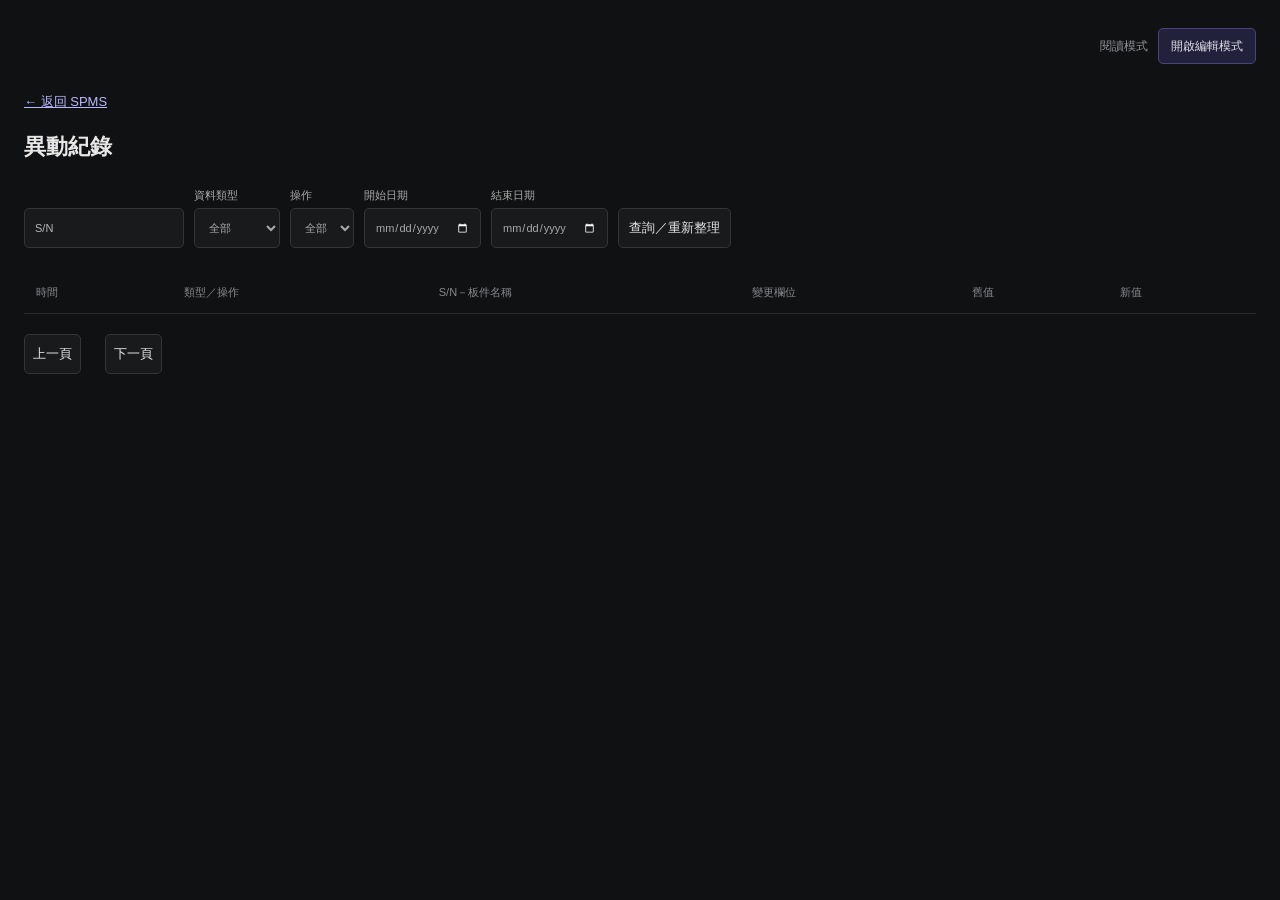
<file: docs/repairs/history.html>
<!doctype html>
<html lang="zh-Hant" data-spms-edit-mode="off">
<head>
  <meta charset="utf-8">
  <meta name="viewport" content="width=device-width, initial-scale=1">
  <title>SPMS — 異動紀錄</title>
  <style>
    :root{color-scheme:dark}*{box-sizing:border-box}body{margin:0;background:#101113;color:#e7e7e8;font:13px/1.5 -apple-system,BlinkMacSystemFont,"Segoe UI",sans-serif}main{max-width:1400px;margin:auto;padding:28px 24px}h1{font-size:22px;margin:18px 0 4px}a{color:#b8b8ff}p{color:#88898d}.filters{display:flex;gap:10px;flex-wrap:wrap;margin:24px 0}label{display:grid;gap:5px;color:#aaa;font-size:11px}input,select,button{font:inherit;color:inherit;background:#191a1c;border:1px solid #343539;border-radius:5px;padding:8px}button{cursor:pointer}.table-wrap{overflow:auto}table{border-collapse:collapse;width:100%;min-width:850px;text-align:left}th{color:#88898d;font-size:11px;font-weight:500}th,td{padding:12px;border-bottom:1px solid #292a2d;vertical-align:top}td{overflow-wrap:anywhere}td:first-child{white-space:nowrap;font-family:ui-monospace,monospace}td:nth-child(5),td:nth-child(6){white-space:pre-wrap;max-width:340px}.status{color:#aaa;margin:12px 0}.pager{display:flex;gap:12px;align-items:center;margin-top:20px}button:disabled{opacity:.45;cursor:default}
  </style>
  <style>
    .filters{align-items:flex-end}.filters label{display:flex;flex-direction:column;gap:5px}.filters input,.filters select,.filters button{height:40px;min-height:40px;margin:0;line-height:20px;padding:9px 10px}.filters input,.filters select{width:100%;min-width:0}.filters button{flex:none;align-self:flex-end}.pager button{height:40px}.pager{flex-wrap:wrap}
    #query::placeholder{color:#b8b9bd;opacity:1}
  </style>
  <link rel="stylesheet" href="edit-mode.css">
  <script src="edit-mode.js" defer></script>
</head>
<body>
<main>
  <div id="spms-mode-controls" class="spms-mode-controls" aria-label="閱讀與編輯模式"></div>
  <a href="./">← 返回 SPMS</a>
  <h1>異動紀錄</h1>
  <form id="filters" class="filters">
    <label><input id="query" type="search" maxlength="100" placeholder="S/N" aria-label="搜尋 S/N、板名、料號或異動內容"></label>
    <label>資料類型<select id="source"><option value="">全部</option><option value="repair_records">送修</option><option value="dbn_records">DBN</option><option value="serial_board_mappings">S/N 對應</option></select></label>
    <label>操作<select id="operation"><option value="">全部</option><option value="INSERT">新增</option><option value="UPDATE">修改</option><option value="DELETE">刪除</option></select></label>
    <label>開始日期<input id="start" type="date"></label>
    <label>結束日期<input id="end" type="date"></label>
    <button type="submit">查詢／重新整理</button>
  </form>
  <div id="status" class="status" role="status" aria-live="polite"></div>
  <div class="table-wrap"><table><thead><tr><th>時間</th><th>類型／操作</th><th>S/N－板件名稱</th><th>變更欄位</th><th>舊值</th><th>新值</th></tr></thead><tbody id="rows"></tbody></table></div>
  <div class="pager"><button id="previous" type="button">上一頁</button><span id="page"></span><button id="next" type="button">下一頁</button></div>
</main>
<script type="module">
  import { createClient } from "https://esm.sh/@supabase/supabase-js@2";
  const supabase=createClient("https://ywazcutaodqrthhighod.supabase.co","sb_publishable_wu8mVnxG-ifzSDB8Zl4wlg_xCRjl9k3");
  const byId=id=>document.getElementById(id),size=10;
  const sources={repair_records:"送修",dbn_records:"DBN",serial_board_mappings:"S/N 對應"},operations={INSERT:"新增",UPDATE:"修改",DELETE:"刪除"};
  const labels={current_status:"目前狀態",order_status:"開單狀態",is_opened:"是否開單",serial_no:"S/N",description:"板件名稱",board_name:"板件名稱",board_part_code:"Part Number",machine_code:"機台編號",model:"Model",tester_id:"Tester ID",repair_month:"送修月份",item:"項目",area:"區域",failure_tag:"異常標籤",failure_description:"異常描述",failure_data:"異常資料",repair_type:"維修分類",repair_amount:"維修金額",occurred_on:"損壞日期",sent_on:"送修日期",returned_on:"回修日期",closed_on:"結案日期",retry_of_record_id:"前次送修資料 ID",customer_code:"客戶",product_code:"產品",station_code:"站點"};
  let page=0,request=0,results=[];
  Object.assign(labels,{dut:"DUT",socket_file_id:"Socket File 版本",dut_pin_snapshot:"PIN",issue_type:"DBN 類型",issue_description:"異常描述"});
  const timeFormat=new Intl.DateTimeFormat("en-GB",{timeZone:"Asia/Taipei",year:"2-digit",month:"2-digit",day:"2-digit",hour:"2-digit",minute:"2-digit",second:"2-digit",hourCycle:"h23"});
  function time(value){const parts=Object.fromEntries(timeFormat.formatToParts(new Date(value)).map(p=>[p.type,p.value]));return `${parts.year}${parts.month}${parts.day} ${parts.hour}:${parts.minute}:${parts.second}`;}
  function value(field,v){if(v===null||v===undefined)return "—";if(field==="is_opened")return v?"已開單":"未開單";if(v==="")return "（空白）";if(field==="dut_pin_snapshot")return Object.entries(v).map(([dut,pins])=>`DUT${dut}: ${pins.join(", ")}`).join("\n")||"（空白）";return typeof v==="object"?JSON.stringify(v):String(v);}
  function cell(row,text){const td=document.createElement("td");td.textContent=text;row.append(td);}
  function displayChanges(event){
    const changes=event.changes||{},internal=new Set(["id","version","created_at","updated_at","source_system","source_record_id"]);
    if(event.operation==="INSERT")return [["serial_no",{old:null,new:event.serial_no??changes.serial_no?.new??null}]];
    if(event.source_table!=="dbn_records")return Object.entries(changes).filter(([field])=>!internal.has(field));
    const fields=["customer_code","product_code","station_code"];
    const hasValue=v=>v!==null&&v!==undefined&&v!==""&&(typeof v!=="object"||Object.keys(v).length>0);
    const extras=Object.entries(changes).filter(([field,change])=>["dut","socket_file_id","dut_pin_snapshot","issue_type","issue_description"].includes(field)&&(hasValue(change.old)||hasValue(change.new)));
    if(event.operation==="UPDATE"&&!fields.some(field=>Object.hasOwn(changes,field)))return extras;
    function combination(side){
      if((side==="old"&&event.operation==="INSERT")||(side==="new"&&event.operation==="DELETE"))return "—";
      const snapshot=side==="old"?event.dbn_before:event.dbn_after;
      return fields.map(field=>{
        if(snapshot&&Object.hasOwn(snapshot,field))return snapshot[field]||"-";
        if(Object.hasOwn(changes,field))return changes[field][side]||"-";
        return "（未記錄）";
      }).join("-");
    }
    return [["DBN",{old:combination("old"),new:combination("new")}],...extras];
  }
  function eventIdentity(event){
    if(event.operation==="INSERT")return `${event.serial_no||event.changes?.serial_no?.new||"—"}－${event.board_name||event.changes?.board_name?.new||event.changes?.description?.new||"—"}`;
    return `${event.serial_no||"—"}－${event.board_name||"—"}`;
  }
  async function load(){
    const current=++request,status=byId("status");byId("previous").disabled=true;byId("next").disabled=true;byId("rows").replaceChildren();byId("page").textContent="";results=[];status.textContent="正在載入…";
    const start=byId("start").value,end=byId("end").value;
    if(start&&end&&start>end){status.textContent="開始日期不可晚於結束日期。";return;}
    const source=byId("source").value,operation=byId("operation").value,text=byId("query").value.trim();
    function query(){
      let result=supabase.from("record_change_history").select("*").order("changed_at",{ascending:false}).order("id",{ascending:false});
      if(source)result=result.eq("source_table",source);
      if(operation)result=result.eq("operation",operation);
      if(start)result=result.gte("changed_at",`${start}T00:00:00+08:00`);
      if(end){const next=new Date(`${end}T00:00:00Z`);next.setUTCDate(next.getUTCDate()+1);result=result.lt("changed_at",`${next.toISOString().slice(0,10)}T00:00:00+08:00`);}
      if(text){const pattern=`%${text.replace(/[\\%_]/g,"\\$&")}%`;result=result.ilike("search_text",pattern);}
      return result;
    }
    try{
      const visible=[],batchSize=500;
      for(let offset=0;;offset+=batchSize){
        const {data,error}=await query().range(offset,offset+batchSize-1);if(current!==request)return;
        if(error){status.textContent=`讀取失敗：${error.message}。若尚未啟用，請先執行 record_change_history_migration.sql。`;return;}
        for(const event of data||[])for(const [field,change] of displayChanges(event))visible.push({event,field,change});
        if((data||[]).length<batchSize)break;
      }
      results=visible;page=0;renderPage();
    }catch(error){if(current===request)status.textContent=`讀取失敗：${error.message}`;}
  }
  function pageInfo(total,index){const pages=Math.max(1,Math.ceil(total/size)),current=Math.max(0,Math.min(index,pages-1));return {page:current,pages,start:total?current*size+1:0,end:Math.min((current+1)*size,total)};}
  function renderPage(){
    const info=pageInfo(results.length,page);page=info.page;byId("rows").replaceChildren();
    for(const {event,field,change} of results.slice(page*size,(page+1)*size)){const row=document.createElement("tr"),isInsert=event.operation==="INSERT";cell(row,time(event.changed_at));cell(row,`${sources[event.source_table]||event.source_table}／${operations[event.operation]||event.operation}`);cell(row,eventIdentity(event));cell(row,isInsert?"—":labels[field]||field);cell(row,isInsert?"—":value(field,change.old));cell(row,isInsert?"—":value(field,change.new));byId("rows").append(row);}
    byId("status").textContent=`共${results.length}筆資料 顯示${info.start}-${info.end}`;
    byId("page").textContent=`第 ${page+1} / ${info.pages} 頁`;byId("previous").disabled=page===0;byId("next").disabled=page+1>=info.pages;
  }
  byId("filters").addEventListener("submit",event=>{event.preventDefault();page=0;load();});
  byId("previous").addEventListener("click",()=>{page--;renderPage();});byId("next").addEventListener("click",()=>{page++;renderPage();});load();
</script>
</body>
</html>
</file>
<file: docs/repairs/edit-mode.css>
/* Interface-only reading mode. Supabase permissions are intentionally unchanged. */
html:not([data-spms-edit-mode="on"]) :is(
  #open-create, #open-dbn, #open-serial-map, #edit-record,
  #resolve-pass, #resolve-fail, #upload-file, #delete-file,
  #delete-record, #finish-edit, #edit-record-form,
  [data-dbn-action], [data-serial-map-action],
  #create-modal, #dbn-modal, #serial-map-modal, #retry-modal
){display:none!important}
.spms-mode-controls{display:flex;align-items:center;justify-content:flex-end;gap:10px;flex-wrap:wrap;margin-bottom:18px;font-size:12px}
.spms-mode-label{color:#929398}
.spms-mode-button{border:1px solid #45457b;border-radius:5px;padding:8px 12px;background:#22213c;color:#dedee8;cursor:pointer;font:inherit}
.spms-mode-button:hover{background:#30304a}
.spms-mode-button:focus-visible{outline:2px solid #a3a1ff;outline-offset:2px}
.spms-mode-message{flex-basis:100%;text-align:right;color:#d8bc87;font-size:11px}
.spms-mode-dialog{width:min(380px,calc(100vw - 32px));max-height:90vh;overflow:auto;border:1px solid #393a3f;border-radius:10px;background:#17181a;color:#e7e7e8;padding:24px;font:13px/1.5 -apple-system,BlinkMacSystemFont,"Segoe UI",sans-serif}
.spms-mode-dialog::backdrop{background:#000b}
.spms-mode-dialog h2{font-size:17px;margin:0 0 20px}
.spms-mode-dialog label{display:block;margin-bottom:7px;color:#aaa}
.spms-mode-dialog input{box-sizing:border-box;width:100%;border:1px solid #343539;border-radius:5px;background:#101113;color:#e7e7e8;padding:10px;font:inherit}
.spms-mode-dialog input:focus{outline:2px solid #7778cf;outline-offset:1px}
.spms-mode-dialog-actions{display:flex;justify-content:flex-end;gap:8px;margin-top:20px}
.spms-mode-error{min-height:18px;margin-top:8px;color:#ffaaaa;font-size:12px}
</file>
